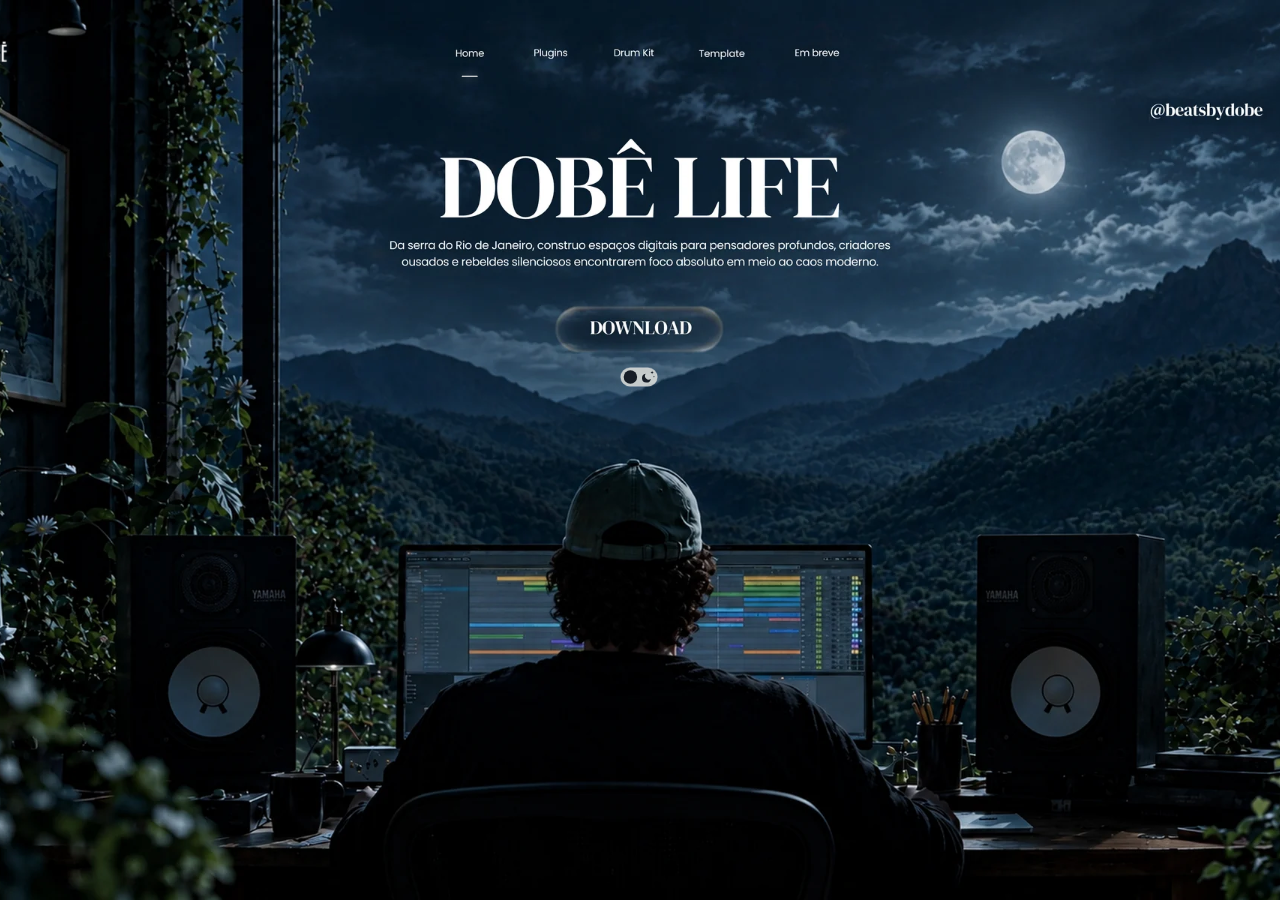
<file: index.html>
<!DOCTYPE html>
<html lang="pt-BR">
<head>
<meta charset="UTF-8" />
<meta name="viewport" content="width=device-width, initial-scale=1.0, viewport-fit=cover" />
<meta name="theme-color" content="#0e1116" />

<title>DOBÊ</title>
<meta name="description" content="Drum kit com 161 samples e 137 presets, e o DOBÊ DRUMS, plugin que monta grooves de Tech House com os seus próprios sons. Feito em Nova Friburgo, RJ." />
<meta name="author" content="DOBÊ (@beatsbydobe)" />
<meta name="robots" content="index, follow" />
<link rel="canonical" href="https://drumkitdobe.store/" />
<link rel="icon" type="image/png" href="assets/dobe-logo.png" />
<link rel="apple-touch-icon" href="assets/dobe-logo.png" />

<!-- Open Graph / Facebook / WhatsApp -->
<meta property="og:type" content="website" />
<meta property="og:site_name" content="DOBÊ" />
<meta property="og:title" content="DOBÊ" />
<meta property="og:description" content="Drum kit com 161 samples e 137 presets, e o plugin DOBÊ DRUMS. Feito em Nova Friburgo, RJ." />
<meta property="og:url" content="https://drumkitdobe.store/" />
<meta property="og:image" content="https://drumkitdobe.store/assets/hero-1920.jpg?v=t6" />
<meta property="og:image:width" content="1920" />
<meta property="og:image:height" content="1200" />
<meta property="og:locale" content="pt_BR" />

<!-- Twitter Card -->
<meta name="twitter:card" content="summary_large_image" />
<meta name="twitter:title" content="DOBÊ" />
<meta name="twitter:description" content="Drum kit com 161 samples e 137 presets, e o plugin DOBÊ DRUMS." />
<meta name="twitter:image" content="https://drumkitdobe.store/assets/hero-1920.jpg?v=t6" />

<link rel="preconnect" href="https://fonts.googleapis.com">
<link rel="preconnect" href="https://fonts.gstatic.com" crossorigin>
<link href="https://fonts.googleapis.com/css2?family=Playfair+Display:ital,wght@0,400;0,500;1,400&family=Poppins:wght@300;400;500&family=JetBrains+Mono:wght@400;500&display=swap" rel="stylesheet">

<!-- dia e noite pelo relógio de Brasília (America/Sao_Paulo), não pelo do visitante:
     05:00–19:59 a capa original; 20:00–04:59 a noturna (assets/hero-noite-*, mesmos
     recortes e os mesmos textos gravados). dobeCapa só troca os arquivos da <picture>. -->
<script>
window.dobeNoite=function(d){
  try{var h=+new Intl.DateTimeFormat('en-GB',{timeZone:'America/Sao_Paulo',hour:'2-digit',hourCycle:'h23'}).format(d||new Date());return h>=20||h<5;}
  catch(e){return false;}
};
window.dobeCapa=function(noite){
  document.documentElement.classList.toggle('noite',noite);
  [].forEach.call(document.querySelectorAll('.hero-base source,.hero-base img'),function(el){
    ['srcset','src'].forEach(function(a){
      var v=el.getAttribute(a);if(!v)return;
      v=v.replace(/assets\/hero-noite-/g,'assets/hero-');
      el.setAttribute(a,noite?v.replace(/assets\/hero-/g,'assets/hero-noite-'):v);
    });
  });
};
if(dobeNoite())document.documentElement.classList.add('noite');
</script>

<!-- a capa certa para cada enquadramento (a mesma regra de v2/app.js e v2/style.css) -->
<link rel="preload" as="image" fetchpriority="high"
      media="(min-width:761px) and (min-aspect-ratio:3/5) and (min-height:501px)"
      imagesrcset="assets/hero-960.webp?v=t6 960w, assets/hero-1280.webp?v=t6 1280w, assets/hero-1920.webp?v=t6 1920w, assets/hero-2560.webp?v=t6 2560w, assets/hero-3840.webp?v=t6 3840w"
      imagesizes="(max-aspect-ratio:8/5) 160vh, 100vw">
<link rel="preload" as="image" fetchpriority="high"
      media="(max-height:500px) and (orientation:landscape) and (pointer:coarse)"
      imagesrcset="assets/hero-ls-1400.webp?v=ls1 1400w, assets/hero-ls-1900.webp?v=ls1 1900w, assets/hero-ls-2600.webp?v=ls1 2600w, assets/hero-ls-3300.webp?v=ls1 3300w"
      imagesizes="100vw">
<link rel="preload" as="image" fetchpriority="high"
      media="(max-width:760px), (max-aspect-ratio:3/5), (max-height:500px)"
      imagesrcset="assets/hero-mb-900.webp?v=t6 900w, assets/hero-mb-1520.webp?v=t6 1520w, assets/hero-mb-3040.webp?v=t6 3040w, assets/hero-mb-4560.webp?v=t6 4560w"
      imagesizes="108vw">

<link rel="stylesheet" href="v2/style.css?v=plug3">
</head>
<body>

<!-- =====================================================================
     HOME — a experiência inteira acontece aqui.
     A capa traz menu, título e DOWNLOAD GRAVADOS nos pixels, por isso não
     recebe texto HTML por cima no desktop: são áreas clicáveis invisíveis,
     em %, dentro do mesmo quadro da imagem (nunca desalinham).
     Plugins e Drum Kit abrem como camadas sobre a Home (#plugins, #drumkit).
     ===================================================================== -->
<main class="home" id="home">

  <div class="stage">
    <!-- .scene = a capa + tudo que precisa ficar colado nela (efeitos, borboletas,
         áreas clicáveis). A capa nunca se move nem escala: fica nítida, pixel a pixel.
         No desktop, v2/app.js carrega por cima o ARQUIVO ORIGINAL (6000x3750, 16:10). -->
    <div class="scene" data-master="assets/hero-dobe-life.png?v=t6">
      <picture class="hero-base">
        <!-- celular DEITADO: a cena limpa (sem os textos gravados), porque neste
             modo o menu, o título e o botão são HTML por cima — nítidos e tocáveis.
             Só telas de toque, para não mudar nada em janela baixa de computador. -->
        <source type="image/webp"
                media="(max-height:500px) and (orientation:landscape) and (pointer:coarse)"
                srcset="assets/hero-ls-1400.webp?v=ls1 1400w, assets/hero-ls-1900.webp?v=ls1 1900w, assets/hero-ls-2600.webp?v=ls1 2600w, assets/hero-ls-3300.webp?v=ls1 3300w"
                sizes="100vw">

        <!-- celular / tela estreita: faixa larga do master (x 12–88%, y 40–100%),
             mesmos pixels, sem tratamento — só enquadramento. Mostra as duas NS-10M,
             a mesa, a tela do Ableton e parte da serra. -->
        <source type="image/webp"
                media="(max-width:760px), (max-aspect-ratio:3/5), (max-height:500px)"
                srcset="assets/hero-mb-900.webp?v=t6 900w, assets/hero-mb-1520.webp?v=t6 1520w, assets/hero-mb-3040.webp?v=t6 3040w, assets/hero-mb-4560.webp?v=t6 4560w"
                sizes="(max-aspect-ratio:3/5) 108vw, (max-height:500px) 100vw, 108vw">
        <source type="image/webp"
                srcset="assets/hero-960.webp?v=t6 960w, assets/hero-1280.webp?v=t6 1280w, assets/hero-1920.webp?v=t6 1920w, assets/hero-2560.webp?v=t6 2560w, assets/hero-3840.webp?v=t6 3840w"
                sizes="(max-aspect-ratio:8/5) 160vh, 100vw">
        <img src="assets/hero-1920.jpg?v=t6"
             srcset="assets/hero-960.jpg?v=t6 960w, assets/hero-1280.jpg?v=t6 1280w, assets/hero-1920.jpg?v=t6 1920w, assets/hero-2560.jpg?v=t6 2560w, assets/hero-3840.jpg?v=t6 3840w"
             sizes="(max-aspect-ratio:8/5) 160vh, 100vw"
             width="6000" height="3750"
             alt="Produtor no estúdio, entre monitores Yamaha NS-10 e plantas, com as montanhas de Nova Friburgo ao fundo"
             fetchpriority="high" decoding="async">
      </picture>
      <script>if(window.dobeNoite&&dobeNoite())dobeCapa(true);</script>

      <!-- entrada: névoa que se dissipa sobre título, subtítulo, botão e localização
           (a arte não é tocada — só uma camada translúcida que some) -->
      <div class="fx" aria-hidden="true">
        <i class="fog fog-title"></i>
        <i class="fog fog-sub"></i>
        <i class="fog fog-dl"></i>
        <i class="fog fog-loc"></i>
        <i class="sheen sheen-dl"></i>
      </div>

      <!-- borboletas: camada independente, criada em v2/app.js -->
      <div class="flight" aria-hidden="true"></div>

      <!-- áreas clicáveis sobre o menu e o DOWNLOAD pintados na arte (desktop).
           Em janelas mais baixas que o F11 (proporção >= 1.9) o recorte desce, o menu
           pintado sai do topo e os rótulos .hs-label passam a ser o menu visível. -->
      <nav class="hotspots" aria-label="Menu">
        <span class="nav-cap" aria-hidden="true"></span>
        <span class="nav-ind" aria-hidden="true"></span>
        <a class="hotspot hs-nav hs-home"          href="#home"    aria-label="Home"><span class="hs-label" aria-hidden="true">Home</span></a>
        <a class="hotspot hs-nav hs-plugins"       href="#plugins" aria-label="Plugins"><span class="hs-label" aria-hidden="true">Plugins</span></a>
        <a class="hotspot hs-nav hs-kit"           href="#drumkit" aria-label="Drum Kit"><span class="hs-label" aria-hidden="true">Drum Kit</span></a>
        <button class="hotspot hs-nav hs-template" type="button" data-soon="Template em breve" aria-label="Template (em breve)"><span class="hs-label" aria-hidden="true">Template</span></button>
        <button class="hotspot hs-nav hs-breve"    type="button" data-soon="Novidades em breve" aria-label="Em breve"><span class="hs-label" aria-hidden="true">Em breve</span></button>
        <a class="hotspot hs-download" href="#drumkit" aria-label="Abrir o Drum Kit" data-glow></a>
        <!-- logo (arquivo original, sem alteração) e Instagram sobre o @beatsbydobe pintado -->
        <a class="hs-logo" href="#home" aria-label="DOBÊ"><img src="assets/dobe-logo.png" width="500" height="500" alt=""></a>
        <a class="hs-insta" href="https://www.instagram.com/beatsbydobe/" target="_blank" rel="noopener noreferrer" aria-label="Instagram @beatsbydobe"></a>
      </nav>

      <!-- dia / noite: logo abaixo do DOWNLOAD pintado (desktop) -->
      <button class="dn dn-scene" type="button" role="switch" aria-checked="false" aria-label="Modo noturno" title="Dia / noite" data-daynight>
        <svg viewBox="0 0 100 52" aria-hidden="true">
          <rect class="dn-track" x="1" y="1" width="98" height="50" rx="25"/>
          <g class="dn-sun"><circle cx="27" cy="26" r="6.5"/><path d="M27 11.5v4M27 36.5v4M12.5 26h4M37.5 26h4M16.7 15.7l2.9 2.9M34.4 33.4l2.9 2.9M16.7 36.3l2.9-2.9M34.4 18.6l2.9-2.9"/></g>
          <g class="dn-moon"><path d="M67.86 17.19A12 12 0 1 0 81.81 31.14A10 10 0 0 1 67.86 17.19Z"/><path d="M85 9.5Q85 14 89.5 14Q85 14 85 18.5Q85 14 80.5 14Q85 14 85 9.5Z"/><path d="M90 22.5Q90 25 92.5 25Q90 25 90 27.5Q90 25 87.5 25Q90 25 90 22.5Z"/></g>
          <circle class="dn-knob" cx="73" cy="26" r="18"/>
        </svg>
      </button>
    </div>
  </div>

  <!-- abertura cinematográfica: duas faixas que se recolhem na entrada e somem -->
  <div class="letterbox" aria-hidden="true"><i></i><i></i></div>

  <!-- celular: o texto gravado sai de enquadramento e entra texto real.
       No desktop fica só para leitores de tela e buscadores. -->
  <div class="home-top">
    <a class="home-logo" href="#home" aria-label="DOBÊ"><img src="assets/dobe-logo.png?v=green4" width="500" height="500" alt=""></a>
    <a class="home-handle" href="https://www.instagram.com/beatsbydobe/" target="_blank" rel="noopener noreferrer">@beatsbydobe</a>
  </div>

  <div class="home-copy">
    <!-- no celular a marca entra como imagem (a mesma logo do projeto) e o texto
         continua no h1 para busca e leitor de tela -->
    <h1><span class="h1-text">DOBÊ LIFE</span><img class="brand-mark" src="assets/dobe-logo.png?v=green4" width="500" height="500" alt="DOBÊ"></h1>
    <p class="home-intro">Da serra do Rio de Janeiro, construo espaços digitais para pensadores profundos, criadores ousados e rebeldes silenciosos encontrarem foco absoluto em meio ao caos moderno.</p>
    <nav class="home-menu" aria-label="Menu">
      <a href="#plugins">Plugins <i aria-hidden="true">→</i></a>
      <a href="#drumkit">Drum Kit <i aria-hidden="true">→</i></a>
      <p class="home-soon" aria-disabled="true">Templates <i>em breve</i></p>
      <a href="https://wa.me/5522996113251" target="_blank" rel="noopener noreferrer">Suporte <i aria-hidden="true">→</i></a>
    </nav>

    <a class="home-cta" href="#drumkit" aria-label="Abrir o Drum Kit">DOWNLOAD</a>
    <!-- dia / noite abaixo do DOWNLOAD (celular deitado) -->
    <button class="dn dn-cta" type="button" role="switch" aria-checked="false" aria-label="Modo noturno" title="Dia / noite" data-daynight>
      <svg viewBox="0 0 100 52" aria-hidden="true">
        <rect class="dn-track" x="1" y="1" width="98" height="50" rx="25"/>
        <g class="dn-sun"><circle cx="27" cy="26" r="6.5"/><path d="M27 11.5v4M27 36.5v4M12.5 26h4M37.5 26h4M16.7 15.7l2.9 2.9M34.4 33.4l2.9 2.9M16.7 36.3l2.9-2.9M34.4 18.6l2.9-2.9"/></g>
        <g class="dn-moon"><path d="M67.86 17.19A12 12 0 1 0 81.81 31.14A10 10 0 0 1 67.86 17.19Z"/><path d="M85 9.5Q85 14 89.5 14Q85 14 85 18.5Q85 14 80.5 14Q85 14 85 9.5Z"/><path d="M90 22.5Q90 25 92.5 25Q90 25 90 27.5Q90 25 87.5 25Q90 25 90 22.5Z"/></g>
        <circle class="dn-knob" cx="73" cy="26" r="18"/>
      </svg>
    </button>

    <div class="home-social">
      <a href="https://wa.me/5522996113251" target="_blank" rel="noopener noreferrer" aria-label="Falar no WhatsApp">
        <svg viewBox="0 0 24 24" fill="none" stroke="currentColor" stroke-width="1.5" stroke-linecap="round" stroke-linejoin="round" aria-hidden="true">
          <path d="M20.5 11.6a8.5 8.5 0 0 1-12.4 7.5L3.5 20.5l1.4-4.7a8.5 8.5 0 1 1 15.6-4.2z"/>
          <path d="M9 9.3c.2-.5.4-.6.7-.6h.5c.2 0 .4.1.5.4l.6 1.4c.1.2.1.4 0 .5l-.4.6c-.1.1-.1.3 0 .5.5.8 1.2 1.5 2 1.9.2.1.3.1.5 0l.5-.5c.1-.1.3-.2.5-.1l1.4.6c.2.1.3.3.3.5v.5c0 .4-.2.6-.6.8-.4.2-1 .2-1.5.1-2.4-.7-4.3-2.6-5-5-.1-.6-.1-1.1.1-1.6z"/>
        </svg>
      </a>
      <a href="https://www.instagram.com/beatsbydobe/" target="_blank" rel="noopener noreferrer" aria-label="Instagram @beatsbydobe">
        <svg viewBox="0 0 24 24" fill="none" stroke="currentColor" stroke-width="1.5" stroke-linecap="round" aria-hidden="true">
          <rect x="3.6" y="3.6" width="16.8" height="16.8" rx="5"/>
          <circle cx="12" cy="12" r="4"/>
          <circle cx="17.1" cy="6.9" r="1.05" fill="currentColor" stroke="none"/>
        </svg>
      </a>
    </div>
  </div>

</main>

<p class="whisper" id="whisper" role="status" aria-live="polite"></p>

<!-- Celular em pé: a experiência foi desenhada para a tela deitada, então o
     site convida a girar. Sempre com saída para quem não pode girar (rotação
     travada no aparelho, navegador dentro de outro aplicativo). -->
<div class="turn" id="turn">
  <div class="turn-in">
    <span class="turn-mark"><img src="assets/dobe-logo.png?v=t6" width="500" height="500" alt="DOBÊ"></span>
    <span class="turn-phone" aria-hidden="true"><i></i></span>
    <p class="turn-title">Vire o celular</p>
    <p class="turn-sub">A experiência foi feita para a tela deitada.</p>
    <button class="turn-skip" type="button">ver assim mesmo</button>
  </div>
</div>


<!-- =====================================================================
     CAMADA DE CONTEÚDO — Plugins e Drum Kit abrem aqui, sobre a Home.
     Estrutura compartilhada: .view > .view-head + .product (mídia + info).
     Para editar produto: troque os textos dentro do <article class="product">.
     ===================================================================== -->
<div class="layer" id="layer" role="dialog" aria-modal="true" aria-labelledby="title-plugins" hidden>
  <div class="veil" aria-hidden="true"></div>
  <i class="layer-progress" aria-hidden="true"></i>

  <div class="layer-scroll">
    <div class="layer-bar">
      <a class="layer-brand" href="#home" aria-label="DOBÊ, voltar para a Home"><img src="assets/dobe-logo.png" width="500" height="500" alt=""></a>
      <nav class="layer-tabs" aria-label="Produtos">
        <a href="#plugins">Plugins</a>
        <a href="#drumkit">Drum Kit</a>
        <span class="tab-ind" aria-hidden="true"></span>
      </nav>
      <button class="close magnetic" type="button" data-glow data-close aria-label="Fechar e voltar para a Home">
        <span>Fechar</span>
        <svg width="14" height="14" viewBox="0 0 14 14" aria-hidden="true"><path d="M1 1l12 12M13 1L1 13" stroke="currentColor" stroke-width="1.4"/></svg>
      </button>
    </div>

    <!-- ========================== PLUGINS ========================== -->
    <section class="view" data-view="plugins" tabindex="-1" hidden>
      <header class="view-head">
        <h2 class="view-title" id="title-plugins"><span class="line"><span>Plugins</span></span></h2>
        <p class="view-lede">Ferramentas que eu criei para o meu próprio jeito de produzir.</p>
      </header>

      <!-- PLUGIN 01: para adicionar outro plugin, copie este <article> inteiro -->
      <article class="product">
        <div class="product-media card" data-tilt data-glow>
          <img src="assets/dobe-drums-plugin.jpg" width="700" height="382" loading="lazy" decoding="async"
               alt="Caixa e interface do plugin DOBÊ DRUMS">
        </div>
        <div class="product-info">
          <p class="product-tag">VST3 e Standalone para Windows</p>
          <h3 class="product-name">DOBÊ DRUMS</h3>
          <p class="product-desc">
            Monta grooves de Tech House com os seus próprios samples. Você aperta <b>Generate</b>
            e ele escreve quatro compassos de kick, clap, hi-hats, percussão e shaker, já no tempo
            do projeto. Trava o que gostou, gera o resto de novo e arrasta para a DAW em WAV ou MIDI.
          </p>
          <p class="product-note">Não vem com sons. Ele usa a biblioteca que você já tem.
            O Standalone gera e arrasta os grooves; para ouvir tocando, use o plugin na DAW.</p>

          <dl class="specs">
            <div><dt>Formato</dt><dd>VST3 e Standalone</dd></div>
            <div><dt>Sistema</dt><dd>Só Windows 10 e 11, 64-bit</dd></div>
            <div><dt>DAWs</dt><dd>Testado no Ableton Live 12</dd></div>
            <div><dt>Samples</dt><dd>WAV, AIFF, FLAC, MP3 e OGG</dd></div>
            <div><dt>Updates</dt><dd>Todas as versões 1.x, grátis</dd></div>
            <div><dt>Versão</dt><dd>1.0.4, funciona sem internet</dd></div>
          </dl>

          <div class="buy">
            <p class="price"><span class="price-was"><s>R$ 200,00</s> Oferta</span>R$ 100,00<small>Download pela Hotmart e chave de licença por e-mail ou WhatsApp</small></p>
            <a class="pill magnetic" data-glow href="https://pay.hotmart.com/O107645887S" target="_blank" rel="noopener noreferrer">Comprar</a>
          </div>
          <p class="pay-note">Pagamento pela Hotmart com cartão, PayPal ou Pix.</p>
        </div>
      </article>

      <!-- PLUGIN 02: DOBÊ MIX -->
      <article class="product">
        <div class="product-media card" data-tilt data-glow>
          <img src="assets/dobe-mix-plugin.jpg" width="700" height="382" loading="lazy" decoding="async"
               alt="Interface do plugin DOBÊ MIX analisando uma mix: forma de onda, espectro, loudness e pontos para revisar">
        </div>
        <div class="product-info">
          <p class="product-tag">VST3 para Windows</p>
          <h3 class="product-name">DOBÊ MIX</h3>
          <p class="product-desc">
            Assistente de mixagem. Você coloca no master ou em qualquer faixa e ele mede loudness (LUFS),
            true peak, espectro e estéreo enquanto a música toca. Aponta o que revisar primeiro, guarda as
            versões da mix para comparar e compara com as referências que você importar.
          </p>
          <p class="product-note">Não mexe no seu áudio: só mede e aconselha. As medições são grátis;
            assistente, histórico e referências vêm com a licença.</p>

          <dl class="specs">
            <div><dt>Formato</dt><dd>VST3</dd></div>
            <div><dt>Sistema</dt><dd>Só Windows 10 e 11, 64-bit</dd></div>
            <div><dt>DAWs</dt><dd>Testado no Ableton Live 12</dd></div>
            <div><dt>Medição</dt><dd>LUFS e LRA (EBU R128), true peak</dd></div>
            <div><dt>Updates</dt><dd>Todas as versões 1.x, grátis</dd></div>
            <div><dt>Versão</dt><dd>1.0.0, funciona sem internet</dd></div>
          </dl>

          <div class="buy">
            <p class="price">R$ 80,00<small>Download pela Hotmart e chave de licença por e-mail ou WhatsApp</small></p>
            <a class="pill magnetic" data-glow href="https://pay.hotmart.com/N108338489T" target="_blank" rel="noopener noreferrer">Comprar</a>
          </div>
          <p class="pay-note">Pagamento pela Hotmart com cartão, PayPal ou Pix.</p>
        </div>
      </article>
    </section>

    <!-- ========================== DRUM KIT ========================== -->
    <section class="view" data-view="drumkit" tabindex="-1" hidden>
      <header class="view-head">
        <h2 class="view-title" id="title-drumkit"><span class="line"><span>Drum Kit</span></span></h2>
        <p class="view-lede">Clique em qualquer som da lista para ouvir antes de comprar.</p>
      </header>

      <article class="product">
        <!-- navegador dos samples: preenchido por v2/app.js a partir de v2/packfiles.js -->
        <div class="product-media">
          <div class="browser" data-glow>
            <div class="browser-bar">
              <div class="chips" id="chips"></div>
              <div class="browser-count" id="trackCount"></div>
            </div>
            <div class="tracks" id="tracks"></div>
          </div>
        </div>

        <div class="product-info">
          <p class="product-tag">Samples e presets</p>
          <h3 class="product-name">Drum Kit DOBÊ</h3>
          <p class="product-desc">
            São 161 samples separados em kicks, claps, hi-hats, snares, loops, FX e bônus.
            A compra também traz 137 presets para Diva e Serum.
          </p>

          <dl class="specs">
            <div><dt>Samples</dt><dd>161 arquivos em WAV, AIF e MP3</dd></div>
            <div><dt>Presets</dt><dd>34 para Diva e 103 para Serum</dd></div>
            <div><dt>Licença</dt><dd>Pode usar em músicas lançadas, sem pagar royalties</dd></div>
            <div><dt>Entrega</dt><dd>Liberado assim que o pagamento é confirmado</dd></div>
          </dl>

          <div class="buy">
            <p class="price">R$49,90<small>Pagamento único</small></p>
            <a class="pill magnetic" data-glow href="https://pay.hotmart.com/W105776770N" target="_blank" rel="noopener noreferrer" id="dlBtn">Comprar</a>
          </div>
          <p class="pay-note">Pagamento pela Hotmart com cartão, PayPal ou Pix. Aceita cartão internacional.</p>
        </div>
      </article>
    </section>
  </div>
</div>

<script src="v2/packfiles.js?v=green4"></script>
<script src="v2/app.js?v=plug3"></script>
</body>
</html>
</file>
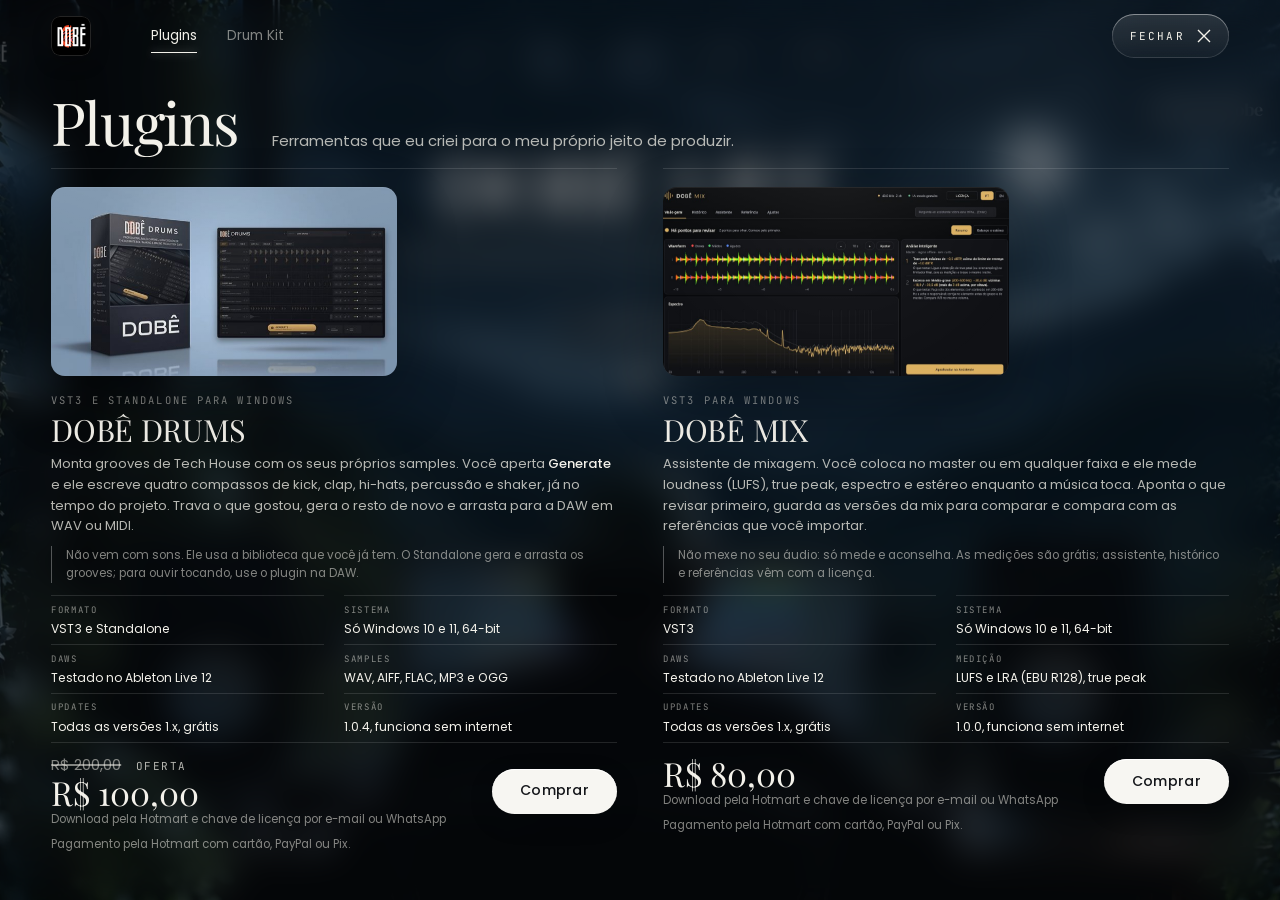
<file: plugin/index.html>
<!DOCTYPE html>
<html lang="pt-BR">
<head>
<meta charset="UTF-8" />
<title>DOBÊ</title>
<!-- O plugin agora abre dentro da Home. Este endereço só redireciona,
     para que links antigos para /plugin/ continuem funcionando. -->
<meta name="robots" content="noindex" />
<link rel="canonical" href="https://drumkitdobe.store/#plugins" />
<meta http-equiv="refresh" content="0; url=/#plugins" />
<script>location.replace('/#plugins');</script>
</head>
<body style="background:#0e1116;color:#f3f1ea;font-family:system-ui,sans-serif">
<p style="padding:24px"><a href="/#plugins" style="color:inherit">DOBÊ DRUMS →</a></p>
</body>
</html>
</file>
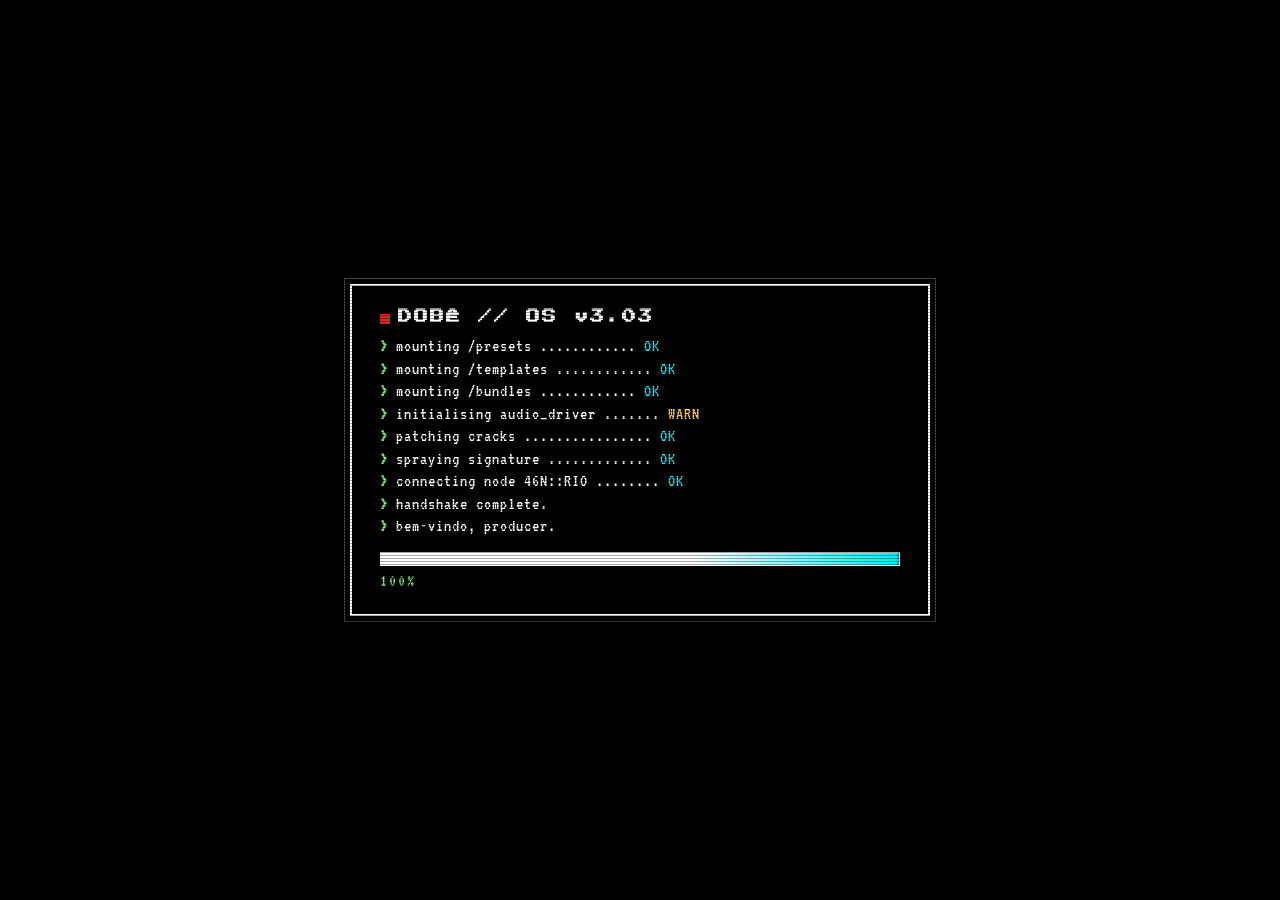
<file: SITE FINAL DRUM KIT HOTMART.html>
<!DOCTYPE html>
<html lang="pt-BR">
<head>
<meta charset="UTF-8" />
<meta name="viewport" content="width=device-width, initial-scale=1.0" />
<title>DOBÊ // OS v3.03</title>
<link rel="preconnect" href="https://fonts.googleapis.com">
<link rel="preconnect" href="https://fonts.gstatic.com" crossorigin>
<link href="https://fonts.googleapis.com/css2?family=Press+Start+2P&family=VT323&family=JetBrains+Mono:wght@400;500;700&family=Bungee&display=swap" rel="stylesheet">
<link rel="stylesheet" type="text/css" href="https://static.hotmart.com/css/hotmart-fb.min.css">
<script type="text/javascript">
  var s=document.createElement('script');
  s.src='https://static.hotmart.com/checkout/widget.min.js';
  document.head.appendChild(s);
</script>
<style>
/* =========================================================
   DOBÊ // OS  v3.03 — Y2K underground producer desktop
   ========================================================= */

:root{
  --bg-deep:#070d1c;
  --bg-mid:#0e1a36;
  --chrome-1:#e8e8ee;
  --chrome-2:#c0c4cc;
  --chrome-3:#8a8f99;
  --window-bg:#ece9d8;        /* XP beige */
  --window-bg-2:#d6d3c4;
  --window-border-light:#ffffff;
  --window-border-dark:#5a5e68;
  --title-bar-1:#0b3fd1;       /* XP blue */
  --title-bar-2:#0750a8;
  --title-bar-3:#04305c;
  --start-green-1:#3ab048;
  --start-green-2:#287d2e;
  --red:#d92525;
  --red-deep:#a01818;
  --paper:#f4f1e6;
  --ink:#0a0a0a;
  --cyan:#00f0ff;
  --cyan-soft:rgba(0,240,255,.35);
  --xp-blue:#3a6fbb;
  --xp-blue-deep:#0850a0;
  --gold:#f5c43a;
}

*,*::before,*::after{box-sizing:border-box;margin:0;padding:0}
html,body{height:100%;width:100%;overflow:hidden;background:var(--bg-deep);color:#e8e8ee;font-family:'JetBrains Mono',monospace;}

/* Custom pixel cursor — arrow */
body{
  cursor:url("data:image/svg+xml;utf8,<svg xmlns='http://www.w3.org/2000/svg' width='28' height='28' viewBox='0 0 28 28'><path d='M4 2 L4 22 L9 17 L12 24 L16 22 L13 15 L20 15 Z' fill='white' stroke='black' stroke-width='1.5' stroke-linejoin='miter'/></svg>") 4 2, auto;
}
button,a,.clickable,[data-section],.di,.file-row,.start-menu li{
  cursor:url("data:image/svg+xml;utf8,<svg xmlns='http://www.w3.org/2000/svg' width='32' height='32' viewBox='0 0 32 32'><path d='M11 2 L11 18 L13 16 L13 22 L16 22 L16 16 L20 20 L24 16 L18 12 L22 12 L22 2 Z' fill='white' stroke='black' stroke-width='1.5' stroke-linejoin='miter'/></svg>") 13 2, pointer;
}

/* ----------------------- DESKTOP BACKDROP ----------------------- */
#desktop{
  position:fixed;inset:0;
  background:
    radial-gradient(ellipse at 22% 12%, rgba(0,80,200,.20), transparent 55%),
    radial-gradient(ellipse at 80% 90%, rgba(217,37,37,.10), transparent 50%),
    linear-gradient(160deg, #14254f 0%, var(--bg-mid) 45%, var(--bg-deep) 80%, #050816 100%);
  perspective:1600px;
  perspective-origin:50% 45%;
  overflow:hidden;
  isolation:isolate;
}

/* Stars */
.stars{
  position:absolute;inset:0;z-index:0;opacity:.7;
  background-image:
    radial-gradient(1px 1px at 12% 18%, #fff, transparent),
    radial-gradient(1px 1px at 33% 78%, #cfd, transparent),
    radial-gradient(1.5px 1.5px at 67% 22%, #fff, transparent),
    radial-gradient(1px 1px at 88% 64%, #f8f, transparent),
    radial-gradient(1px 1px at 47% 41%, #ffd, transparent),
    radial-gradient(1px 1px at 7% 85%, #cff, transparent),
    radial-gradient(1.5px 1.5px at 78% 8%, #fff, transparent),
    radial-gradient(1px 1px at 95% 35%, #fff, transparent),
    radial-gradient(1px 1px at 60% 60%, #fff, transparent),
    radial-gradient(1px 1px at 25% 50%, #fff, transparent);
  animation:twinkle 3.5s ease-in-out infinite;
}
@keyframes twinkle{50%{opacity:.4}}

/* Animated grid floor */
.grid-floor{
  position:absolute;left:50%;top:58%;
  width:300vw;height:200vh;
  transform:translate(-50%,0) rotateX(72deg);
  transform-origin:50% 0;
  background-image:
    linear-gradient(rgba(0,200,255,.28) 1px, transparent 1px),
    linear-gradient(90deg, rgba(0,200,255,.28) 1px, transparent 1px);
  background-size:80px 80px;
  mask-image:linear-gradient(to bottom, black, transparent 75%);
  -webkit-mask-image:linear-gradient(to bottom, black, transparent 75%);
  animation:gridScroll 10s linear infinite;
  z-index:0;
}
@keyframes gridScroll{to{background-position:0 80px,80px 0}}

.grid-glow{
  position:absolute;left:0;right:0;top:54%;height:6px;z-index:1;pointer-events:none;
  background:linear-gradient(90deg, transparent, rgba(0,240,255,.7) 30%, rgba(217,37,37,.5) 50%, rgba(0,240,255,.7) 70%, transparent);
  filter:blur(4px);
  box-shadow:0 0 30px rgba(0,240,255,.5);
}

/* Distant pixel landscape silhouette */
.horizon{
  position:absolute;left:0;right:0;bottom:42%;height:140px;z-index:1;pointer-events:none;
  background:linear-gradient(to top, #0e1a36, transparent);
  -webkit-mask-image:linear-gradient(to bottom, transparent, black 30%, black);
          mask-image:linear-gradient(to bottom, transparent, black 30%, black);
}
.horizon::before{
  content:"";position:absolute;left:0;right:0;bottom:0;height:60px;
  background:
    conic-gradient(from 220deg at 8% 100%, #1a2960 0 70deg, transparent 70deg 360deg),
    conic-gradient(from 200deg at 22% 100%, #131e44 0 60deg, transparent 60deg 360deg),
    conic-gradient(from 230deg at 38% 100%, #1a2960 0 80deg, transparent 80deg 360deg),
    conic-gradient(from 210deg at 56% 100%, #0f1a3c 0 70deg, transparent 70deg 360deg),
    conic-gradient(from 230deg at 72% 100%, #1a2960 0 90deg, transparent 90deg 360deg),
    conic-gradient(from 210deg at 88% 100%, #131e44 0 65deg, transparent 65deg 360deg);
  filter:blur(.5px);opacity:.85;
}

#particles{
  position:absolute;inset:0;width:100%;height:100%;
  z-index:2;pointer-events:none;mix-blend-mode:screen;opacity:.85;
}
#cursor-trail{
  position:fixed;inset:0;width:100%;height:100%;
  z-index:998;pointer-events:none;
}

/* ----------------------- 3D FLOATING SCENE ----------------------- */
.scene-3d{position:absolute;inset:0;transform-style:preserve-3d;z-index:3;}
.scene-3d .float-item{pointer-events:auto;}

.float-item{
  position:absolute;transform-style:preserve-3d;will-change:transform;
}
/* 4 corner folders + featured pack center-low */
.float-item.f1{top:14%;left:6%;   --d:0s;    --r:-10deg; --tz:-100px;}
.float-item.f2{top:14%;right:6%;  --d:-2.4s; --r:12deg;  --tz:-80px;}
.float-item.f3{top:62%;left:7%;   --d:-1.1s; --r:8deg;   --tz:-60px;}
.float-item.f4{top:62%;right:6%;  --d:-3.3s; --r:-9deg;  --tz:-120px;}

.float-item .inner{
  animation:bob 6.5s ease-in-out infinite;
  animation-delay:var(--d);
  transform-style:preserve-3d;
  transition:filter .3s;
}
@keyframes bob{
  0%,100%{transform:translateY(0) rotateZ(var(--r)) translateZ(var(--tz)) rotateY(0)}
  50%{transform:translateY(-22px) rotateZ(calc(var(--r) - 4deg)) translateZ(var(--tz)) rotateY(-12deg)}
}

/* ----- 3D FOLDER ----- */
.folder-3d{
  --w:170px; --h:128px;
  width:var(--w);height:var(--h);
  position:relative;transform-style:preserve-3d;
  filter:drop-shadow(0 30px 30px rgba(0,0,0,.55));
  transition:transform .4s cubic-bezier(.2,.7,.3,1.3);
}
.folder-3d:hover{transform:translateZ(40px) scale(1.06);}
.folder-3d:hover .face{filter:brightness(1.18) saturate(1.1);}

.folder-3d .face{
  position:absolute;inset:0;
  background:linear-gradient(160deg,#ffe88a 0%,#f5c43a 35%,#d9a522 100%);
  border:2px solid #2a1a00;
  box-shadow:
    inset 0 -10px 0 rgba(0,0,0,.18),
    inset 4px 4px 0 rgba(255,255,255,.35);
  transition:filter .3s;
}
.folder-3d .tab{
  position:absolute;left:0;top:-14px;width:42%;height:18px;
  background:linear-gradient(160deg,#ffe88a,#f5c43a);
  border:2px solid #2a1a00;border-bottom:none;
  border-radius:6px 10px 0 0;
}
.folder-3d .side{
  position:absolute;top:0;right:-16px;width:16px;height:100%;
  background:linear-gradient(90deg,#9a7715,#5a4309);
  transform:rotateY(-90deg);transform-origin:left center;
  border:2px solid #2a1a00;
}
.folder-3d .bottom{
  position:absolute;left:0;bottom:-16px;width:100%;height:16px;
  background:linear-gradient(180deg,#9a7715,#3d2c06);
  transform:rotateX(-90deg);transform-origin:top center;
  border:2px solid #2a1a00;
}
.folder-3d .label{
  position:absolute;left:8px;top:20px;right:8px;
  font-family:'Press Start 2P',monospace;
  font-size:8px;color:#1a0d00;line-height:1.5;letter-spacing:.4px;
  text-align:center;
}
.folder-3d .label small{
  display:block;margin-top:8px;font-family:'VT323',monospace;font-size:14px;font-weight:400;letter-spacing:1px;opacity:.75;
}
.folder-3d .icon-row{
  position:absolute;left:10px;right:10px;bottom:10px;
  display:flex;gap:4px;
}
.folder-3d .icon-row span{
  width:10px;height:10px;background:#2a1a00;
  box-shadow:inset 1px 1px 0 rgba(255,255,255,.3);
}

/* ===================== HERO STICKER (now real photo) ===================== */
.sticker-stage{
  position:absolute;left:50%;top:34%;
  transform:translate(-50%,-50%);
  width:min(580px, 78vw);
  z-index:6;
  perspective:1400px;
  pointer-events:none;
}
.sticker-photo{
  position:relative;width:100%;
  pointer-events:auto;
  transform-style:preserve-3d;
  transform:rotateZ(-2deg) rotateX(6deg) rotateY(-3deg);
  transition:transform .15s ease-out;
  filter:
    drop-shadow(0 30px 50px rgba(0,0,0,.65))
    drop-shadow(0 6px 0 rgba(0,0,0,.25));
  overflow:hidden;
}
.sticker-photo::after{
  /* glossy reflection sheen across the photo */
  content:"";position:absolute;inset:0;pointer-events:none;
  background:linear-gradient(115deg, transparent 35%, rgba(255,255,255,.18) 50%, transparent 65%);
  mix-blend-mode:screen;
  animation:sheen 7s ease-in-out infinite;
}
@keyframes sheen{
  0%{transform:translateX(-110%)}
  60%{transform:translateX(110%)}
  100%{transform:translateX(110%)}
}
.sticker-photo img{
  display:block;width:100%;height:auto;
  image-rendering:auto;
  filter:contrast(1.05) saturate(1.05);
}

/* Y2K UI frame around the sticker */
.sticker-frame{
  position:absolute;inset:-22px;
  pointer-events:none;
  z-index:1;
}
.sticker-frame .corner{
  position:absolute;width:28px;height:28px;
  border:2px solid var(--cyan);
  filter:drop-shadow(0 0 6px rgba(0,240,255,.7));
}
.sticker-frame .corner.tl{top:0;left:0;border-right:none;border-bottom:none;}
.sticker-frame .corner.tr{top:0;right:0;border-left:none;border-bottom:none;}
.sticker-frame .corner.bl{bottom:0;left:0;border-right:none;border-top:none;}
.sticker-frame .corner.br{bottom:0;right:0;border-left:none;border-top:none;}
.sticker-frame .meta{
  position:absolute;top:-26px;left:0;
  font-family:'Press Start 2P',monospace;font-size:8px;color:var(--cyan);
  letter-spacing:2px;text-shadow:0 0 6px rgba(0,240,255,.6);
}
.sticker-frame .meta-r{
  position:absolute;top:-26px;right:0;
  font-family:'Press Start 2P',monospace;font-size:8px;color:#fff;
  letter-spacing:2px;
}
.sticker-frame .scan{
  position:absolute;left:0;right:0;height:2px;
  background:linear-gradient(90deg, transparent, var(--cyan), transparent);
  filter:blur(.5px);
  animation:scan 4s linear infinite;
  opacity:.55;
}
@keyframes scan{
  0%{top:0%}50%{top:100%}100%{top:0%}
}

/* ============== FEATURED PACK — FLOPPY DISK =============== */
.pack-feature{
  position:absolute;left:50%;
  bottom:64px;
  transform:translateX(-50%);
  z-index:7;
  display:flex;flex-direction:column;align-items:center;gap:10px;
  cursor:url("data:image/svg+xml;utf8,<svg xmlns='http://www.w3.org/2000/svg' width='32' height='32' viewBox='0 0 32 32'><path d='M11 2 L11 18 L13 16 L13 22 L16 22 L16 16 L20 20 L24 16 L18 12 L22 12 L22 2 Z' fill='white' stroke='black' stroke-width='1.5' stroke-linejoin='miter'/></svg>") 13 2, pointer;
}
.pack-feature .featured-label{
  font-family:'Press Start 2P',monospace;
  font-size:10px;
  color:var(--cyan);letter-spacing:3px;
  text-shadow:0 0 8px rgba(0,240,255,.7), 1px 1px 0 #000;
  animation:featBlink 2.4s ease-in-out infinite;
}
@keyframes featBlink{50%{opacity:.55}}

.floppy-3d{
  position:relative;
  animation:floppyFloat 4s ease-in-out infinite;
  filter:
    drop-shadow(0 0 18px rgba(0,240,255,.5))
    drop-shadow(0 0 30px rgba(217,37,37,.18))
    drop-shadow(0 14px 18px rgba(0,0,0,.55));
  transition:transform .35s cubic-bezier(.2,.8,.3,1.4);
}
.pack-feature:hover .floppy-3d{transform:scale(1.08) rotate(-2deg);}
@keyframes floppyFloat{
  0%,100%{transform:translateY(0) rotate(-3deg);}
  50%{transform:translateY(-6px) rotate(-1deg);}
}

.floppy-body{
  position:relative;width:106px;height:106px;
  background:
    linear-gradient(155deg, #1f1f28 0%, #14141a 60%, #0a0a0e 100%);
  border:2px solid #000;
  border-radius:3px 3px 6px 6px;
  box-shadow:
    inset 0 1px 0 rgba(255,255,255,.15),
    inset 0 -3px 0 rgba(0,0,0,.4),
    inset 2px 0 0 rgba(255,255,255,.05),
    inset -2px 0 0 rgba(0,0,0,.3);
}
/* metal shutter at the top */
.floppy-body .shutter{
  position:absolute;top:0;left:18%;width:64%;height:30%;
  background:
    linear-gradient(180deg,
      #d4d4dc 0%,
      #f0f0f5 18%,
      #aeaeb8 50%,
      #8a8a94 80%,
      #5a5a64 100%);
  border:1px solid #1a1a22;
  border-top:none;
  border-radius:0 0 2px 2px;
  box-shadow:
    inset 0 1px 0 rgba(255,255,255,.6),
    inset 0 -1px 0 rgba(0,0,0,.3);
}
.floppy-body .shutter-slit{
  position:absolute;top:18%;left:30%;width:40%;height:42%;
  background:linear-gradient(180deg, #050507 0%, #0a0a10 100%);
  border:1px solid #000;
  border-radius:1px;
  box-shadow:inset 0 1px 1px rgba(0,0,0,.7);
}
.floppy-body .shutter-notch{
  position:absolute;top:5%;left:8%;width:8%;height:60%;
  background:linear-gradient(180deg,#5a5a64,#2a2a32);
  border:1px solid #000;
}
/* paper label */
.floppy-body .floppy-label{
  position:absolute;
  left:8%;right:8%;
  top:38%;bottom:6%;
  background:linear-gradient(180deg, #f4f1e6 0%, #ebe6d2 100%);
  border:1px solid #5a4d2a;
  box-shadow:
    inset 0 1px 0 rgba(255,255,255,.6),
    inset 0 -1px 0 rgba(0,0,0,.15),
    0 1px 0 rgba(0,0,0,.3);
  overflow:hidden;
  display:flex;flex-direction:column;
}
.floppy-body .lbl-band{
  height:30%;
  background:linear-gradient(180deg, #d92525 0%, #a01818 100%);
  border-bottom:1px solid #5a0000;
  box-shadow:inset 0 1px 0 rgba(255,255,255,.2);
}
.floppy-body .lbl-text{
  flex:1;
  display:flex;flex-direction:column;align-items:center;justify-content:center;
  font-family:'JetBrains Mono',monospace;
  line-height:1;
  padding:2px 0;
}
.floppy-body .lbl-text b{
  font-family:'Bungee','Press Start 2P',monospace;
  font-size:11px;
  letter-spacing:.5px;
  color:#0a0a0a;
  text-shadow:1px 1px 0 rgba(217,37,37,.25);
}
.floppy-body .lbl-text span{
  font-family:'JetBrains Mono',monospace;
  font-size:8px;
  font-weight:700;
  color:#a01818;
  letter-spacing:1px;
  margin-top:3px;
}
.floppy-body .lbl-lines{
  position:absolute;left:6px;right:6px;bottom:4px;
  display:flex;flex-direction:column;gap:1px;
}
.floppy-body .lbl-lines i{
  display:block;height:1px;background:#a89a6e;opacity:.5;
}
.floppy-body .lbl-lines i:nth-child(2){width:80%;}
.floppy-body .lbl-lines i:nth-child(3){width:60%;}
/* write-protect notch (small cut on bottom right) */
.floppy-body .floppy-protect{
  position:absolute;bottom:-2px;right:6px;width:8px;height:6px;
  background:#070d1c;
  border:1px solid #000;
  border-radius:0 0 2px 2px;
}

.pack-sub{
  font-family:'VT323',monospace;
  color:#fff;
  font-size:15px;letter-spacing:2px;
  text-shadow:1px 1px 0 #000, 0 0 8px rgba(0,240,255,.5);
}
.pack-sub b{color:var(--cyan);font-weight:400;}

/* ----------------------- WINDOWS (XP-styled) ----------------------- */
.win{
  position:absolute;
  background:var(--window-bg);
  border:1px solid #002a8c;
  box-shadow:
    inset 0 0 0 1px #fff,
    4px 4px 0 rgba(0,0,0,.45),
    0 14px 36px rgba(0,0,0,.45);
  font-family:'JetBrains Mono',monospace;
  color:#0a0a0a;
  z-index:20;
  user-select:none;
  border-radius:6px 6px 0 0;
  overflow:hidden;
}
.win .title{
  height:26px;
  background:
    linear-gradient(180deg,
      #0b3fd1 0%,
      #1862e6 8%,
      #1862e6 40%,
      #0b3fd1 75%,
      #04305c 100%);
  color:#fff;
  display:flex;align-items:center;justify-content:space-between;
  padding:0 4px 0 8px;
  font-family:'JetBrains Mono',monospace;
  font-size:11px;font-weight:700;letter-spacing:.3px;
  cursor:grab;
  text-shadow:1px 1px 0 rgba(0,0,0,.5);
  border-radius:6px 6px 0 0;
  box-shadow:inset 0 1px 0 rgba(255,255,255,.5), inset 0 -1px 0 rgba(0,0,0,.2);
}
.win.dragging .title{cursor:grabbing;}
.win .title b{font-weight:700;display:flex;align-items:center;gap:7px;font-size:11px;}
.win .title .ti-ico{
  width:14px;height:14px;display:inline-block;background-size:contain;background-repeat:no-repeat;
}
.win .title-btns{display:flex;gap:2px;}
.win .title-btns button{
  width:22px;height:20px;
  background:linear-gradient(180deg,#3c8cf0,#1450b8);
  border:1px solid #002a8c;
  box-shadow:inset 1px 1px 0 rgba(255,255,255,.3);
  font-family:'JetBrains Mono',monospace;font-size:11px;font-weight:700;
  color:#fff;line-height:1;border-radius:3px;
  display:flex;align-items:center;justify-content:center;
}
.win .title-btns button.cls{
  background:linear-gradient(180deg,#e84747,#a31818);
}
.win .title-btns button:hover{filter:brightness(1.15);}
.win .title-btns button:active{filter:brightness(.85);transform:translate(1px,1px);}

.win .menu-bar{
  background:var(--window-bg);
  border-bottom:1px solid #b8b39c;
  padding:3px 8px;font-size:11px;display:flex;gap:14px;
  font-family:'JetBrains Mono',monospace;
}
.win .menu-bar span{padding:1px 4px;}
.win .menu-bar span:hover{background:#316ac5;color:#fff;}
.win .menu-bar span u{text-decoration:underline;}

.win .body{padding:10px 12px;font-size:12px;line-height:1.55;}
.win .body p+p{margin-top:8px;}

/* XP-style button */
.btn-xp{
  background:linear-gradient(180deg,#fefefe 0%,#e2e0d2 50%,#c8c5b5 100%);
  border:1px solid #003c74;
  border-radius:3px;
  padding:4px 14px;font-family:'JetBrains Mono',monospace;font-size:11px;
  color:#0a0a0a;font-weight:500;min-width:72px;
  box-shadow:inset 0 0 0 1px rgba(255,255,255,.7);
}
.btn-xp:hover{background:linear-gradient(180deg,#fff 0%,#eef2f8 50%,#d6dceb 100%);border-color:#0d4a99;}
.btn-xp:active{background:linear-gradient(180deg,#c8c5b5 0%,#e2e0d2 50%,#fefefe 100%);transform:translate(1px,1px);}

/* ====================== SECTION WINDOWS ====================== */
.section-win{
  width:520px;max-width:92vw;
  z-index:50;display:none;
}
.section-win.open{display:block;animation:winOpen .35s cubic-bezier(.2,1.2,.4,1.1) forwards;}
@keyframes winOpen{
  from{transform:scale(.6);opacity:0;filter:blur(4px);}
  to{transform:scale(1);opacity:1;filter:blur(0);}
}
.section-win .body{padding:0;}
.section-win .toolbar{
  display:flex;gap:4px;align-items:center;padding:4px 6px;
  background:var(--window-bg);border-bottom:1px solid #b8b39c;
  font-size:10px;
}
.section-win .toolbar button{padding:2px 8px;font-size:10px;min-width:0;}
.section-win .toolbar .path{
  flex:1;background:#fff;border:1px solid #7f9db9;border-radius:2px;
  padding:2px 6px;margin-left:6px;font-family:'JetBrains Mono',monospace;font-size:10px;
}
.section-win .file-grid{
  background:#fff;
  display:grid;grid-template-columns:repeat(auto-fill,minmax(96px,1fr));
  gap:6px;padding:14px;
  max-height:340px;overflow:auto;
}
.section-win .file-grid::-webkit-scrollbar{width:16px;background:var(--window-bg);}
.section-win .file-grid::-webkit-scrollbar-thumb{background:linear-gradient(90deg,#fff,var(--chrome-2));border:1px solid #5a5e68;border-radius:2px;}

.file-cell{
  display:flex;flex-direction:column;align-items:center;
  text-align:center;padding:6px 4px;font-size:10px;color:#0a0a0a;
  cursor:pointer;border-radius:2px;font-family:'JetBrains Mono',monospace;
  word-break:break-word;line-height:1.3;
}
.file-cell:hover{background:#dfeaf6;}
.file-cell.featured{background:linear-gradient(180deg,#fffce0, #ffe89a);outline:1px dashed #c08a00;}
.file-cell.featured:hover{background:linear-gradient(180deg,#fff5b8,#ffd966);}
.file-cell .ico{
  width:48px;height:44px;margin-bottom:6px;
  background-size:contain;background-repeat:no-repeat;background-position:center;
  image-rendering:pixelated;
  filter:drop-shadow(2px 2px 0 rgba(0,0,0,.15));
}
.ico-zip{background-image:url("data:image/svg+xml;utf8,<svg xmlns='http://www.w3.org/2000/svg' viewBox='0 0 16 16'><rect x='1' y='1' width='14' height='14' fill='%23f5c43a' stroke='%23000'/><rect x='6' y='3' width='4' height='1' fill='%23000'/><rect x='6' y='5' width='4' height='1' fill='%23000'/><rect x='6' y='7' width='4' height='1' fill='%23000'/><rect x='6' y='9' width='4' height='1' fill='%23000'/></svg>");}
.ico-pack{background-image:url("data:image/svg+xml;utf8,<svg xmlns='http://www.w3.org/2000/svg' viewBox='0 0 16 16'><rect x='2' y='2' width='12' height='12' fill='%231a1a22' stroke='%23000'/><rect x='4' y='2' width='8' height='4' fill='%23c4c4cc' stroke='%23000'/><rect x='6' y='3' width='4' height='2' fill='%23000'/><rect x='3' y='8' width='10' height='5' fill='%23f4f1e6' stroke='%23a89a6e'/><rect x='3' y='8' width='10' height='1.5' fill='%23d92525'/></svg>");}
.ico-fxb{background-image:url("data:image/svg+xml;utf8,<svg xmlns='http://www.w3.org/2000/svg' viewBox='0 0 16 16'><rect x='1' y='1' width='14' height='14' fill='%23d92525' stroke='%23000'/><rect x='4' y='4' width='2' height='8' fill='%23fff'/><rect x='7' y='4' width='2' height='8' fill='%23fff'/><rect x='10' y='4' width='2' height='8' fill='%23fff'/></svg>");}
.ico-flp{background-image:url("data:image/svg+xml;utf8,<svg xmlns='http://www.w3.org/2000/svg' viewBox='0 0 16 16'><rect x='1' y='1' width='14' height='14' fill='%23000' stroke='%23fff'/><rect x='3' y='3' width='3' height='10' fill='%23ffd23f'/><rect x='7' y='3' width='3' height='10' fill='%23d92525'/><rect x='11' y='3' width='2' height='10' fill='%2300f0ff'/></svg>");}
.ico-bundle{background-image:url("data:image/svg+xml;utf8,<svg xmlns='http://www.w3.org/2000/svg' viewBox='0 0 16 16'><rect x='1' y='3' width='14' height='12' fill='%23a01818' stroke='%23000'/><rect x='1' y='3' width='14' height='3' fill='%23d92525' stroke='%23000'/><rect x='6' y='1' width='4' height='14' fill='%23ffd23f' stroke='%23000'/></svg>");}
.ico-info{background-image:url("data:image/svg+xml;utf8,<svg xmlns='http://www.w3.org/2000/svg' viewBox='0 0 16 16'><circle cx='8' cy='8' r='6' fill='%231f4dd9' stroke='%23000'/><text x='8' y='12' text-anchor='middle' font-family='Arial' font-size='10' fill='%23fff' font-weight='bold'>i</text></svg>");}

.section-win .status-bar{
  background:var(--window-bg);
  border-top:1px solid #b8b39c;
  padding:3px 8px;font-size:10px;font-family:'VT323',monospace;letter-spacing:.5px;
  color:#1a1a22;
  display:flex;justify-content:space-between;
}
.section-win .status-bar .blink{animation:blink 1.2s steps(2) infinite;}
@keyframes blink{50%{opacity:0}}

/* "Coming soon" empty state */
.empty-state{
  background:#fff;padding:32px 22px;text-align:center;
  font-family:'VT323',monospace;color:#3a3a3a;
}
.empty-state .big{
  font-family:'Press Start 2P',monospace;font-size:14px;color:#0850a0;
  letter-spacing:1px;margin-bottom:8px;
}
.empty-state .sub{font-size:18px;line-height:1.3;margin-bottom:12px;}
.empty-state .pt{font-size:14px;color:#888;letter-spacing:1px;}
.empty-state .grafx{
  width:80px;height:80px;margin:0 auto 14px;
  background:
    linear-gradient(45deg, transparent 48%, var(--cyan) 48% 52%, transparent 52%) 0 0/16px 16px,
    radial-gradient(circle at 50% 50%, rgba(0,240,255,.15), transparent 70%);
  border:2px solid var(--cyan);
  filter:drop-shadow(0 0 10px rgba(0,240,255,.4));
  animation:graFxSpin 8s linear infinite;
}
@keyframes graFxSpin{to{transform:rotate(360deg)}}

/* ============================ PACK WINDOW ============================ */
.pack-win{
  width:560px;max-width:94vw;
  z-index:60;display:none;
}
.pack-win.open{display:block;animation:winOpen .35s cubic-bezier(.2,1.2,.4,1.1) forwards;}
.pack-win .body{padding:0;}
.pack-hero{
  background:
    linear-gradient(180deg, rgba(217,37,37,.92), rgba(120,18,18,.92)),
    repeating-linear-gradient(45deg, transparent 0 8px, rgba(0,0,0,.08) 8px 9px);
  color:#fff;
  padding:14px 16px;
  border-bottom:2px solid #4a0a0a;
  display:flex;gap:14px;align-items:center;
  position:relative;overflow:hidden;
}
.pack-hero::before{
  content:"";position:absolute;right:-30px;top:-30px;width:120px;height:120px;
  background:radial-gradient(circle, rgba(255,255,255,.18), transparent 60%);
  pointer-events:none;
}
.pack-hero .floppymini{
  width:56px;height:56px;flex-shrink:0;position:relative;
  background:linear-gradient(155deg, #1f1f28 0%, #14141a 60%, #0a0a0e 100%);
  border:1.5px solid #000;
  border-radius:2px 2px 4px 4px;
  box-shadow:
    inset 0 1px 0 rgba(255,255,255,.2),
    inset 0 -2px 0 rgba(0,0,0,.4),
    0 0 12px rgba(0,240,255,.45);
  transform:rotate(-4deg);
}
.pack-hero .floppymini::before{
  /* mini shutter */
  content:"";position:absolute;top:0;left:18%;width:64%;height:32%;
  background:linear-gradient(180deg, #d4d4dc, #aeaeb8 50%, #6a6a74);
  border:1px solid #1a1a22;border-top:none;
  border-radius:0 0 2px 2px;
}
.pack-hero .floppymini::after{
  /* label */
  content:"R$29";
  position:absolute;left:10%;right:10%;bottom:8%;height:54%;
  background:linear-gradient(180deg,#f4f1e6,#ebe6d2);
  border:1px solid #5a4d2a;
  display:flex;align-items:center;justify-content:center;
  font-family:'Press Start 2P',monospace;font-size:7px;color:#a01818;
  letter-spacing:.5px;
  box-shadow:0 1px 0 rgba(0,0,0,.3);
}
.pack-hero h2{
  font-family:'Bungee','Press Start 2P',monospace;font-size:22px;letter-spacing:1px;
  text-shadow:2px 2px 0 #000, 0 0 12px rgba(255,255,255,.3);
  line-height:1;
}
.pack-hero .price-line{
  font-family:'Press Start 2P',monospace;font-size:10px;
  color:var(--cyan);letter-spacing:2px;margin-top:4px;
  text-shadow:1px 1px 0 #000;
}
.pack-hero .ptcap{
  font-family:'VT323',monospace;font-size:16px;
  letter-spacing:2px;margin-top:6px;opacity:.95;
}
.pack-hero .ptcap b{color:var(--cyan);font-weight:400;}

.pack-cta{
  padding:14px 16px;background:#fff;border-bottom:1px solid #b8b39c;
  display:flex;gap:10px;align-items:center;flex-wrap:wrap;
}
.btn-download{
  flex:1;min-width:200px;
  background:linear-gradient(180deg,#3ab048 0%,#287d2e 50%,#1f5e23 100%);
  border:2px solid #0e3010;border-radius:4px;
  color:#fff;font-family:'Press Start 2P',monospace;font-size:11px;
  letter-spacing:1.5px;padding:12px 16px;
  box-shadow:
    inset 0 1px 0 rgba(255,255,255,.5),
    inset 0 -2px 0 rgba(0,0,0,.3),
    0 4px 0 rgba(0,0,0,.4),
    0 0 12px rgba(60,180,80,.4);
  text-shadow:1px 1px 0 rgba(0,0,0,.5);
  display:flex;align-items:center;justify-content:center;gap:10px;
  text-decoration:none;
  transition:transform .12s, box-shadow .12s;
}
.btn-download:hover{filter:brightness(1.1);}
.btn-download:active{transform:translateY(2px);box-shadow:inset 0 1px 0 rgba(255,255,255,.5),inset 0 -2px 0 rgba(0,0,0,.3), 0 2px 0 rgba(0,0,0,.4);}
.btn-download .arrow{
  font-size:14px;
  animation:dlbob 1.4s ease-in-out infinite;
}
@keyframes dlbob{50%{transform:translateY(3px)}}
.pack-cta-info{
  font-family:'VT323',monospace;color:#3a3a3a;font-size:14px;letter-spacing:1px;line-height:1.2;
}
.pack-cta-info b{color:var(--xp-blue-deep);font-weight:400;display:block;font-size:13px;}

.pack-list{
  background:#fff;max-height:340px;overflow-y:auto;
  border-top:1px solid #ddd;
}
.pack-list::-webkit-scrollbar{width:16px;background:var(--window-bg);}
.pack-list::-webkit-scrollbar-thumb{background:linear-gradient(90deg,#fff,var(--chrome-2));border:1px solid #5a5e68;border-radius:2px;}

.list-head{
  display:grid;grid-template-columns:32px 1fr 80px 70px;
  padding:6px 12px;background:linear-gradient(180deg,#f6f4ec,#dcd9c8);
  border-bottom:1px solid #b8b39c;
  font-family:'JetBrains Mono',monospace;font-size:10px;font-weight:700;
  color:#3a3a3a;letter-spacing:.5px;
  position:sticky;top:0;z-index:1;
}
.file-row{
  display:grid;grid-template-columns:32px 1fr 80px 70px;align-items:center;
  padding:8px 12px;border-bottom:1px solid #f0eee0;
  font-family:'JetBrains Mono',monospace;font-size:11px;color:#0a0a0a;
  transition:background .15s;
}
.file-row:hover{background:#dfeaf6;}
.file-row.playing{background:linear-gradient(90deg, rgba(0,240,255,.15), rgba(217,37,37,.08));}
.file-row .play-btn{
  width:24px;height:24px;border-radius:50%;
  background:linear-gradient(180deg,#fff,#d6d3c4);
  border:1px solid #5a5e68;
  display:flex;align-items:center;justify-content:center;
  font-size:9px;color:#0a0a0a;
  box-shadow:inset 0 1px 0 #fff;
}
.file-row.playing .play-btn{
  background:linear-gradient(180deg,#3c8cf0,#1450b8);color:#fff;border-color:#002a8c;
}
.file-row .play-btn::before{
  content:"▶";display:inline-block;margin-left:1px;font-size:10px;
}
.file-row.playing .play-btn::before{content:"■";font-size:9px;margin:0;}

.file-row .fname{
  font-size:11px;font-weight:500;
  display:flex;align-items:center;gap:8px;overflow:hidden;
  white-space:nowrap;text-overflow:ellipsis;
}
.file-row .tag{
  display:inline-block;padding:1px 6px;font-size:8px;
  border-radius:2px;letter-spacing:.5px;font-weight:700;
  font-family:'Press Start 2P',monospace;
}
.tag-kick{background:#d92525;color:#fff;}
.tag-snare{background:#f5c43a;color:#3d2c00;}
.tag-loop{background:#1f4dd9;color:#fff;}
.tag-fx{background:#7c3aed;color:#fff;}
.tag-lead{background:#0a8a4f;color:#fff;}
.tag-vox{background:#000;color:#0fffaa;}
.tag-stab{background:#5a5e68;color:#fff;}
.tag-clap{background:#ff6b35;color:#fff;}
.tag-hihat{background:#0891b2;color:#fff;}
.tag-uplift{background:#6366f1;color:#fff;}
.tag-down{background:#475569;color:#fff;}
.tag-impact{background:#be123c;color:#fff;}
.tag-ambience{background:#15803d;color:#fff;}
.tag-bonus{background:#b45309;color:#fff;}
.cat-header{
  padding:5px 12px 3px;
  font-family:'Press Start 2P',monospace;
  font-size:7px;letter-spacing:2px;color:#666;
  border-top:1px solid #d6d3c4;
  background:#ece9d8;
  position:sticky;top:0;z-index:1;
  margin-top:4px;
}

.file-row .ptype{font-size:10px;color:#888;font-family:'VT323',monospace;letter-spacing:1px;}
.file-row .duration{font-size:11px;color:#3a3a3a;text-align:right;font-family:'VT323',monospace;letter-spacing:1px;font-size:13px;}

/* mini waveform */
.wave{
  display:none; /* shown when playing */
  height:14px;align-items:flex-end;gap:1px;flex-shrink:0;
}
.file-row.playing .wave{display:flex;}
.wave span{
  width:2px;background:linear-gradient(180deg,var(--cyan),var(--red));
  border-radius:1px;
  animation:wavev 0.8s ease-in-out infinite;
}
.wave span:nth-child(1){height:30%;animation-delay:.0s;}
.wave span:nth-child(2){height:55%;animation-delay:.1s;}
.wave span:nth-child(3){height:80%;animation-delay:.2s;}
.wave span:nth-child(4){height:60%;animation-delay:.05s;}
.wave span:nth-child(5){height:45%;animation-delay:.15s;}
.wave span:nth-child(6){height:90%;animation-delay:.25s;}
.wave span:nth-child(7){height:70%;animation-delay:.1s;}
.wave span:nth-child(8){height:35%;animation-delay:.2s;}
@keyframes wavev{50%{transform:scaleY(.4)}}

.pack-foot{
  background:var(--window-bg);
  border-top:1px solid #b8b39c;
  padding:4px 10px;font-size:11px;font-family:'VT323',monospace;
  display:flex;justify-content:space-between;color:#3a3a3a;letter-spacing:1px;
}
.pack-foot .blink{animation:blink 1.2s steps(2) infinite;color:var(--start-green-2);}

/* ============================ ABOUT WINDOW ============================ */
.about-win{
  width:380px;max-width:92vw;z-index:50;display:none;
}
.about-win.open{display:block;animation:winOpen .35s cubic-bezier(.2,1.2,.4,1.1) forwards;}
.about-win .hero-row{
  background:linear-gradient(135deg, var(--xp-blue) 0%, var(--xp-blue-deep) 100%);
  color:#fff;padding:18px 18px 14px;display:flex;gap:14px;align-items:center;
}
.about-win .hero-row .logo{
  width:52px;height:52px;flex-shrink:0;
  background:#d92525;border:2px solid #fff;outline:2px solid #5a0000;
  display:flex;align-items:center;justify-content:center;
  font-family:'Bungee','Press Start 2P',monospace;font-size:18px;color:#fff;
  text-shadow:1px 1px 0 #000;
  box-shadow:0 0 14px rgba(217,37,37,.5);
  transform:rotate(-4deg);
  letter-spacing:-1px;
}
.about-win h3{font-family:'Bungee','Press Start 2P',monospace;font-size:18px;letter-spacing:1px;line-height:1;}
.about-win .ver{font-family:'VT323',monospace;font-size:14px;color:var(--cyan);letter-spacing:2px;margin-top:4px;}
.about-win .body{padding:16px 18px;font-family:'VT323',monospace;font-size:16px;letter-spacing:.5px;line-height:1.4;color:#1a1a22;}
.about-win .body p+p{margin-top:8px;}
.about-win .body b{color:var(--xp-blue-deep);}
.about-win .body em{color:#a01818;font-style:normal;font-weight:bold;}

/* ----------------------- TASKBAR (XP-style) ----------------------- */
.taskbar{
  position:absolute;left:0;right:0;bottom:0;height:38px;
  background:
    linear-gradient(180deg,
      #2a59c0 0%,
      #1a4cba 8%,
      #1556d6 18%,
      #1556d6 75%,
      #0d3a99 92%,
      #082b75 100%);
  border-top:1px solid #71a5ed;
  box-shadow:inset 0 1px 0 rgba(255,255,255,.4), 0 -2px 12px rgba(0,0,0,.4);
  display:flex;align-items:center;
  z-index:200;font-family:'JetBrains Mono',monospace;font-size:11px;
}
.start-btn{
  display:flex;align-items:center;gap:8px;
  padding:0 22px 0 14px;font-weight:700;
  height:38px;
  background:
    linear-gradient(180deg,
      #5fb958 0%,
      #4ba83d 8%,
      #3ea332 30%,
      #2e8a25 75%,
      #1d6818 100%);
  color:#fff;
  font-family:'JetBrains Mono',monospace;font-size:14px;
  text-shadow:1px 1px 0 rgba(0,0,0,.6);
  border:none;
  border-radius:0 14px 14px 0;
  letter-spacing:1px;
  font-style:italic;
  position:relative;
  box-shadow:inset 0 1px 0 rgba(255,255,255,.5);
}
.start-btn:hover{filter:brightness(1.08);}
.start-btn.open,.start-btn:active{
  background:linear-gradient(180deg,#1d6818 0%,#2e8a25 30%,#3ea332 75%,#5fb958 100%);
}
.start-btn .pixflag{
  width:18px;height:18px;
  background:
    radial-gradient(circle at 50% 50%, transparent 26%, transparent 30%),
    conic-gradient(from 0deg at 50% 50%,
      #d92525 0 90deg,
      #f5c43a 90deg 180deg,
      #00f0ff 180deg 270deg,
      #fff 270deg 360deg);
  border-radius:3px;
  box-shadow:0 0 8px rgba(255,255,255,.5);
  position:relative;
  transform:perspective(60px) rotateY(-12deg);
}
.start-btn .pixflag::after{
  content:"";position:absolute;left:0;right:0;top:0;bottom:0;
  background:rgba(255,255,255,.18);
  border-radius:3px;
}

.task-divider{width:1px;height:28px;background:rgba(0,0,0,.3);box-shadow:1px 0 0 rgba(255,255,255,.2);margin:0 4px;}
.task-items{flex:1;display:flex;gap:4px;overflow:hidden;padding:0 4px;}
.task-item{
  height:30px;padding:0 12px;display:flex;align-items:center;gap:8px;
  background:linear-gradient(180deg,#5a93e0 0%,#3a6bbc 50%,#2c5aa5 100%);
  border:1px solid #1d3d75;
  color:#fff;
  border-radius:3px;
  font-size:10px;letter-spacing:.5px;max-width:160px;
  white-space:nowrap;overflow:hidden;text-overflow:ellipsis;
  box-shadow:inset 0 1px 0 rgba(255,255,255,.4);
  text-shadow:1px 1px 0 rgba(0,0,0,.4);
  font-family:'JetBrains Mono',monospace;font-weight:500;
}
.task-item:hover{filter:brightness(1.1);}
.task-item.active{
  background:linear-gradient(180deg,#1d3d75 0%,#2c5aa5 50%,#3a6bbc 100%);
  box-shadow:inset 0 1px 2px rgba(0,0,0,.4);
}
.tray{
  display:flex;align-items:center;gap:10px;padding:0 12px;height:30px;margin-right:4px;
  background:linear-gradient(180deg,#0a4caf 0%,#0850a0 100%);
  border:1px solid #082b75;
  border-radius:3px;
  font-family:'JetBrains Mono',monospace;font-size:11px;color:#fff;
  text-shadow:1px 1px 0 rgba(0,0,0,.4);
}
.tray .icon{width:14px;height:14px;background-size:contain;background-repeat:no-repeat;display:inline-block;}
.tray .ico-speaker{background-image:url("data:image/svg+xml;utf8,<svg xmlns='http://www.w3.org/2000/svg' viewBox='0 0 16 16'><path d='M2 6 L6 6 L10 3 L10 13 L6 10 L2 10 Z' fill='%23fff'/><path d='M11 5 Q13 8 11 11' stroke='%23fff' fill='none'/></svg>");}
.tray .ico-net{background-image:url("data:image/svg+xml;utf8,<svg xmlns='http://www.w3.org/2000/svg' viewBox='0 0 16 16'><rect x='2' y='4' width='5' height='4' fill='%23fff'/><rect x='9' y='8' width='5' height='4' fill='%23fff'/><line x1='7' y1='6' x2='9' y2='10' stroke='%23fff'/></svg>");}

/* ====================== START MENU (XP-style) ====================== */
.start-menu{
  position:absolute;left:0;bottom:38px;
  width:340px;
  background:#fff;
  border:1px solid #001d70;
  border-bottom:none;
  border-radius:8px 8px 0 0;
  box-shadow:6px -4px 18px rgba(0,0,0,.4);
  z-index:201;
  display:none;
  overflow:hidden;
  font-family:'JetBrains Mono',monospace;
}
.start-menu.open{display:block;animation:startOpen .25s cubic-bezier(.2,1,.4,1.1);}
@keyframes startOpen{from{transform:translateY(20px);opacity:0;}to{transform:translateY(0);opacity:1;}}

.start-menu .top{
  background:
    linear-gradient(180deg,
      #2a59c0 0%, #1556d6 10%, #1556d6 75%, #0d3a99 100%);
  color:#fff;padding:10px 12px;
  display:flex;align-items:center;gap:10px;
  border-bottom:2px solid #ffb700;
}
.start-menu .top .avatar{
  width:42px;height:42px;flex-shrink:0;
  background:#d92525;border:2px solid #fff;
  display:flex;align-items:center;justify-content:center;
  font-family:'Bungee','Press Start 2P',monospace;font-size:18px;
  text-shadow:1px 1px 0 #000;
  box-shadow:0 0 8px rgba(255,255,255,.3);
  transform:rotate(-3deg);
  letter-spacing:-1px;
}
.start-menu .top .greet{
  font-family:'JetBrains Mono',monospace;
  font-size:14px;font-weight:700;
  text-shadow:1px 1px 0 rgba(0,0,0,.5);
  letter-spacing:.5px;
}
.start-menu .top .greet small{
  display:block;font-size:10px;opacity:.85;letter-spacing:1px;
  font-weight:400;font-family:'VT323',monospace;font-size:14px;
}

.start-menu .body{
  display:grid;grid-template-columns:1fr 1fr;
  background:linear-gradient(180deg,#fff 0%,#fff 60%,#dfeaf6 100%);
}
.start-menu .col{padding:6px 0;}
.start-menu .col.left{border-right:1px solid #d4dbe4;}
.start-menu .col.right{
  background:linear-gradient(180deg,#dfeaf6 0%,#cdd9e8 100%);
}
.start-menu .col h4{
  font-family:'JetBrains Mono',monospace;
  font-size:9px;color:#1d4ea0;letter-spacing:1px;
  padding:4px 12px 6px;font-weight:700;text-transform:uppercase;
  border-bottom:1px solid #cfd9ec;
  margin-bottom:4px;
}
.start-menu li{
  padding:6px 12px;display:flex;align-items:center;gap:10px;
  font-size:11px;font-weight:500;list-style:none;color:#0a0a0a;
}
.start-menu li small{
  display:block;font-size:9px;font-weight:400;color:#666;
  font-family:'VT323',monospace;font-size:13px;letter-spacing:.5px;line-height:1;
}
.start-menu li .lbl{display:flex;flex-direction:column;line-height:1.2;}
.start-menu li:hover{background:linear-gradient(90deg, #316ac5, #4f8ad8);color:#fff;}
.start-menu li:hover small{color:rgba(255,255,255,.85);}
.start-menu li .icn{
  width:24px;height:24px;background-size:contain;background-repeat:no-repeat;flex-shrink:0;
  image-rendering:pixelated;
  filter:drop-shadow(1px 1px 0 rgba(0,0,0,.2));
}
.icn-folder{background-image:url("data:image/svg+xml;utf8,<svg xmlns='http://www.w3.org/2000/svg' viewBox='0 0 24 24'><path d='M2 6 L9 6 L11 4 L22 4 L22 20 L2 20 Z' fill='%23f5c43a' stroke='%23000' stroke-width='1'/><path d='M2 6 L22 6' stroke='%23000' stroke-width='1'/></svg>");}
.icn-fxb{background-image:url("data:image/svg+xml;utf8,<svg xmlns='http://www.w3.org/2000/svg' viewBox='0 0 24 24'><rect x='3' y='3' width='18' height='18' fill='%23d92525' stroke='%23000'/><rect x='6' y='6' width='3' height='12' fill='%23fff'/><rect x='10' y='6' width='3' height='12' fill='%23fff'/><rect x='14' y='6' width='3' height='12' fill='%23fff'/></svg>");}
.icn-flp{background-image:url("data:image/svg+xml;utf8,<svg xmlns='http://www.w3.org/2000/svg' viewBox='0 0 24 24'><rect x='3' y='3' width='18' height='18' fill='%23000' stroke='%23fff'/><rect x='5' y='5' width='4' height='14' fill='%23ffd23f'/><rect x='10' y='5' width='4' height='14' fill='%23d92525'/><rect x='15' y='5' width='4' height='14' fill='%2300f0ff'/></svg>");}
.icn-bundle{background-image:url("data:image/svg+xml;utf8,<svg xmlns='http://www.w3.org/2000/svg' viewBox='0 0 24 24'><rect x='2' y='5' width='20' height='17' fill='%23a01818' stroke='%23000'/><rect x='2' y='5' width='20' height='4' fill='%23d92525' stroke='%23000'/><rect x='9' y='2' width='6' height='20' fill='%23ffd23f' stroke='%23000'/></svg>");}
.icn-info{background-image:url("data:image/svg+xml;utf8,<svg xmlns='http://www.w3.org/2000/svg' viewBox='0 0 24 24'><circle cx='12' cy='12' r='10' fill='%231f4dd9' stroke='%23000'/><text x='12' y='17' text-anchor='middle' font-family='Arial' font-size='14' fill='%23fff' font-weight='bold'>i</text></svg>");}
.icn-power{background-image:url("data:image/svg+xml;utf8,<svg xmlns='http://www.w3.org/2000/svg' viewBox='0 0 24 24'><circle cx='12' cy='13' r='8' fill='%23d92525' stroke='%23000'/><rect x='11' y='4' width='2' height='8' fill='%23000'/><circle cx='12' cy='13' r='5' fill='none' stroke='%23fff' stroke-width='1'/></svg>");}
.icn-pack{background-image:url("data:image/svg+xml;utf8,<svg xmlns='http://www.w3.org/2000/svg' viewBox='0 0 24 24'><rect x='3' y='3' width='18' height='18' fill='%231a1a22' stroke='%23000'/><rect x='6' y='3' width='12' height='6' fill='%23c4c4cc' stroke='%23000'/><rect x='9' y='4' width='6' height='3' fill='%23000'/><rect x='4' y='12' width='16' height='8' fill='%23f4f1e6' stroke='%23a89a6e'/><rect x='4' y='12' width='16' height='2.5' fill='%23d92525'/></svg>");}

.start-menu hr{border:none;border-top:1px solid #cfd9ec;margin:4px 0;}
.start-menu .footer{
  background:linear-gradient(180deg,#dfeaf6,#bfd0e8);
  padding:6px 8px;display:flex;justify-content:space-around;
  border-top:1px solid #93b0d4;
}
.start-menu .footer button{
  display:flex;align-items:center;gap:6px;
  background:transparent;border:none;
  font-family:'JetBrains Mono',monospace;font-size:10px;color:#0a0a0a;
  padding:4px 8px;border-radius:3px;
}
.start-menu .footer button:hover{background:rgba(0,0,0,.08);}

/* ----------------------- BOOT SCREEN ----------------------- */
#boot{
  position:fixed;inset:0;z-index:9999;background:#000;
  display:flex;flex-direction:column;align-items:center;justify-content:center;
  font-family:'VT323',monospace;color:#fff;
  transition:opacity .8s ease, visibility 0s .8s;
}
#boot.gone{opacity:0;visibility:hidden;pointer-events:none;}
#boot .frame{
  width:min(580px, 90vw);
  border:2px solid #fff;padding:24px 28px;background:#000;position:relative;
}
#boot .frame::before{
  content:"";position:absolute;inset:-8px;border:1px solid #444;
}
#boot h2{
  font-family:'Press Start 2P',monospace;font-size:14px;
  color:#fff;letter-spacing:2px;margin-bottom:14px;
}
#boot h2 .dotr{display:inline-block;width:10px;height:10px;background:#d92525;margin-right:8px;animation:blink 1s steps(2) infinite;}
#boot .lines{font-size:18px;line-height:1.25;letter-spacing:1px;height:200px;overflow:hidden;}
#boot .lines b{color:#7cff7c;}
#boot .lines i{color:#00f0ff;font-style:normal;}
#boot .lines em{color:#ffd23f;font-style:normal;}
#boot .bar{
  margin-top:14px;height:14px;border:1px solid #fff;background:#000;display:flex;
}
#boot .bar span{
  height:100%;width:0;background:linear-gradient(90deg,#fff 60%,#00f0ff 100%);
  animation:fillBar 4.4s steps(40) forwards;
  box-shadow:inset -2px 0 0 rgba(0,0,0,.3);
}
@keyframes fillBar{to{width:100%}}
#boot .pct{font-size:18px;margin-top:6px;letter-spacing:2px;color:#7cff7c;}
#boot::after{
  content:"";position:absolute;inset:0;pointer-events:none;
  background:repeating-linear-gradient(0deg, transparent 0 2px, rgba(0,0,0,.35) 2px 3px);
  mix-blend-mode:multiply;
}

/* ----------------------- CRT OVERLAY (whole desktop) ----------------------- */
.crt{position:fixed;inset:0;pointer-events:none;z-index:1000;mix-blend-mode:multiply;}
.crt::before{content:"";position:absolute;inset:0;background:repeating-linear-gradient(0deg, transparent 0 2px, rgba(0,0,0,.15) 2px 3px);}
.crt::after{content:"";position:absolute;inset:0;background:radial-gradient(ellipse at center, transparent 50%, rgba(0,0,0,.55) 100%);}
.crt-glow{
  position:fixed;inset:0;pointer-events:none;z-index:1001;
  background:radial-gradient(ellipse at 50% 50%, rgba(120,180,255,.04), transparent 70%);
  animation:flicker 4.6s infinite;mix-blend-mode:screen;
}
@keyframes flicker{0%,100%{opacity:1}46%{opacity:.95}47%{opacity:.85}48%{opacity:.97}72%{opacity:1}73%{opacity:.92}74%{opacity:1}}
.noise{
  position:fixed;inset:0;pointer-events:none;z-index:1002;opacity:.06;mix-blend-mode:overlay;
  background-image:url("data:image/svg+xml;utf8,<svg xmlns='http://www.w3.org/2000/svg' viewBox='0 0 200 200'><filter id='n'><feTurbulence type='fractalNoise' baseFrequency='1.6' numOctaves='2' stitchTiles='stitch'/><feColorMatrix values='0 0 0 0 1  0 0 0 0 1  0 0 0 0 1  0 0 0 1 0'/></filter><rect width='100%' height='100%' filter='url(%23n)'/></svg>");
}

/* ----------------------- HUD BITS ----------------------- */
.hud-tag{
  position:absolute;font-family:'Press Start 2P',monospace;font-size:9px;
  color:#fff;letter-spacing:1px;text-shadow:1px 1px 0 #000;
  pointer-events:none;z-index:6;
}
.hud-tl{top:14px;left:14px;color:#00f0ff;text-shadow:0 0 6px rgba(0,240,255,.8);}
.hud-tr{top:14px;right:14px;color:#fff;text-align:right;}
.hud-tr .bar{
  display:inline-block;width:80px;height:6px;background:#1a1a22;border:1px solid #fff;margin-left:6px;vertical-align:middle;
}
.hud-tr .bar i{display:block;height:100%;background:linear-gradient(90deg,#00f0ff,#d92525);width:73%;}

.corner-spike{
  position:absolute;width:120px;height:120px;pointer-events:none;z-index:6;
  border:1px solid var(--cyan);opacity:.4;
}
.cs-tl{top:8px;left:8px;border-right:none;border-bottom:none;}
.cs-tr{top:8px;right:8px;border-left:none;border-bottom:none;}
.cs-bl{bottom:48px;left:8px;border-right:none;border-top:none;}
.cs-br{bottom:48px;right:8px;border-left:none;border-top:none;}

/* ----------------------- RESPONSIVE ----------------------- */
@media (max-width:768px){
  .float-item.f1{top:7%;left:2%;--tz:-50px;}
  .float-item.f1 .folder-3d{--w:90px;--h:70px;}
  .float-item.f2{top:7%;right:2%;--tz:-40px;}
  .float-item.f2 .folder-3d{--w:90px;--h:70px;}
  .float-item.f3{top:auto;bottom:30%;left:2%;--tz:-30px;}
  .float-item.f3 .folder-3d{--w:90px;--h:70px;}
  .float-item.f4{top:auto;bottom:30%;right:2%;--tz:-30px;}
  .float-item.f4 .folder-3d{--w:90px;--h:70px;}
  .folder-3d .label{font-size:7px;}
  .folder-3d .label small{font-size:11px;}
  .sticker-stage{width:90vw;top:32%;}
  .pack-feature{bottom:54px;gap:6px;}
  .pack-feature .featured-label{font-size:8px;letter-spacing:2px;}
  .floppy-body{width:82px;height:82px;}
  .floppy-body .lbl-text b{font-size:9px;}
  .floppy-body .lbl-text span{font-size:7px;}
  .pack-sub{font-size:13px;}
  .hud-tag{font-size:7px;}
  .corner-spike{display:none;}
  .pack-win,.section-win,.about-win{
    width:94vw !important;max-width:94vw;
    left:3vw !important;top:50% !important;transform:translateY(-50%) !important;
  }
  .pack-win.open,.section-win.open,.about-win.open{transform:translateY(-50%) !important;}
  .start-menu{width:88vw;}
}

::selection{background:var(--cyan);color:#000;}
</style>
</head>
<body>

<!-- =================== BOOT SCREEN =================== -->
<div id="boot">
  <div class="frame">
    <h2><span class="dotr"></span>DOBÊ // OS  v3.03</h2>
    <div class="lines" id="bootLines"></div>
    <div class="bar"><span></span></div>
    <div class="pct" id="bootPct">0%</div>
  </div>
</div>

<!-- =================== DESKTOP =================== -->
<div id="desktop">

  <div class="stars"></div>
  <div class="grid-floor"></div>
  <div class="grid-glow"></div>
  <div class="horizon"></div>
  <canvas id="particles"></canvas>

  <!-- HUD -->
  <span class="hud-tag hud-tl">▌ SISTEMA INICIADO &nbsp;·&nbsp; DOBÊ.OS  ONLINE</span>
  <span class="hud-tag hud-tr">SIGNAL <span class="bar"><i></i></span></span>
  <span class="corner-spike cs-tl"></span>
  <span class="corner-spike cs-tr"></span>
  <span class="corner-spike cs-bl"></span>
  <span class="corner-spike cs-br"></span>

  <!-- 3D floating folders (4 corners) -->
  <div class="scene-3d">

    <div class="float-item f1" data-section="drumkits">
      <div class="inner">
        <div class="folder-3d">
          <div class="tab"></div>
          <div class="face"></div>
          <div class="side"></div>
          <div class="bottom"></div>
          <div class="label">DRUM KIT<small>1 pack</small></div>
          <div class="icon-row"><span></span><span></span><span></span></div>
        </div>
      </div>
    </div>

    <div class="float-item f2" data-section="presets">
      <div class="inner">
        <div class="folder-3d">
          <div class="tab"></div>
          <div class="face"></div>
          <div class="side"></div>
          <div class="bottom"></div>
          <div class="label">PRESETS<small>em breve</small></div>
          <div class="icon-row"><span></span><span></span><span></span></div>
        </div>
      </div>
    </div>

    <div class="float-item f3" data-section="templates">
      <div class="inner">
        <div class="folder-3d">
          <div class="tab"></div>
          <div class="face"></div>
          <div class="side"></div>
          <div class="bottom"></div>
          <div class="label">TEMPLATES<small>em breve</small></div>
          <div class="icon-row"><span></span><span></span><span></span></div>
        </div>
      </div>
    </div>

    <div class="float-item f4" data-section="freedl">
      <div class="inner">
        <div class="folder-3d">
          <div class="tab"></div>
          <div class="face"></div>
          <div class="side"></div>
          <div class="bottom"></div>
          <div class="label">FREE<br>DOWNLOAD<small>em breve</small></div>
          <div class="icon-row"><span></span><span></span><span></span></div>
        </div>
      </div>
    </div>

  </div>

  <!-- =========== HERO STICKER (real photo) =========== -->
  <div class="sticker-stage" id="stickerStage">
    <div class="sticker-frame">
      <span class="meta">▮ HELLO_DOBÊ.JPG · 969×634</span>
      <span class="meta-r">CH 01 · CRT</span>
      <span class="corner tl"></span>
      <span class="corner tr"></span>
      <span class="corner bl"></span>
      <span class="corner br"></span>
      <span class="scan"></span>
    </div>
    <div class="sticker-photo" id="sticker">
      <img src="[data-uri]" alt="HELLO! MY NAME IS DOBÊ" draggable="false">
    </div>
  </div>

  <!-- =========== FEATURED PACK FLOPPY =========== -->
  <div class="pack-feature" data-section="pack">
    <div class="featured-label">★ FEATURED ★</div>
    <div class="floppy-3d">
      <div class="floppy-body">
        <div class="shutter">
          <div class="shutter-slit"></div>
          <div class="shutter-notch"></div>
        </div>
        <div class="floppy-label">
          <div class="lbl-band"></div>
          <div class="lbl-text">
            <b>DOBÊ</b>
            <span>R$29,90</span>
          </div>
          <div class="lbl-lines"><i></i><i></i><i></i></div>
        </div>
        <div class="floppy-protect"></div>
      </div>
    </div>
    <div class="pack-sub">PACK COMPLETO · <b>BAIXE AGORA</b></div>
  </div>

  <!-- =========== SECTION WINDOWS =========== -->
  <div class="win section-win" id="win-drumkits">
    <div class="title">
      <b><span class="ti-ico icn-folder" style="background-image:url(&quot;data:image/svg+xml;utf8,<svg xmlns='http://www.w3.org/2000/svg' viewBox='0 0 24 24'><path d='M2 6 L9 6 L11 4 L22 4 L22 20 L2 20 Z' fill='%23f5c43a' stroke='%23000'/></svg>&quot;);background-size:contain;background-repeat:no-repeat;"></span>C:\DOBÊ\DRUM_KIT</b>
      <div class="title-btns"><button>_</button><button>□</button><button class="cls">×</button></div>
    </div>
    <div class="menu-bar"><span><u>F</u>ile</span><span><u>E</u>dit</span><span><u>V</u>iew</span><span><u>H</u>elp</span></div>
    <div class="body">
      <div class="toolbar">
        <button class="btn-xp">←</button>
        <button class="btn-xp">→</button>
        <button class="btn-xp">↑</button>
        <span style="font-size:10px;margin-left:6px;">Address:</span>
        <span class="path">C:\DOBÊ\DRUM_KIT</span>
      </div>
      <div class="file-grid">
        <div class="file-cell featured" data-section="pack">
          <div class="ico ico-pack"></div>
          DOBÊ_R$29,90<br><span style="color:#a01818;font-weight:700;">[OPEN PACK]</span>
        </div>
        <div class="file-cell" style="opacity:.45">
          <div class="ico ico-zip"></div>VAULT_VOL_2.zip<br><span style="color:#888">em breve</span>
        </div>
        <div class="file-cell" style="opacity:.45">
          <div class="ico ico-zip"></div>NIGHT_DRUMS.zip<br><span style="color:#888">em breve</span>
        </div>
        <div class="file-cell" style="opacity:.45">
          <div class="ico ico-zip"></div>FAVELA_KIT.zip<br><span style="color:#888">em breve</span>
        </div>
      </div>
      <div class="status-bar"><span>1 arquivo disponível · DOBÊ R$29,90</span><span class="blink">▮ READY</span></div>
    </div>
  </div>

  <div class="win section-win" id="win-presets">
    <div class="title">
      <b>C:\DOBÊ\PRESETS</b>
      <div class="title-btns"><button>_</button><button>□</button><button class="cls">×</button></div>
    </div>
    <div class="menu-bar"><span><u>F</u>ile</span><span><u>E</u>dit</span><span><u>V</u>iew</span><span><u>H</u>elp</span></div>
    <div class="body">
      <div class="toolbar">
        <button class="btn-xp">←</button>
        <button class="btn-xp">→</button>
        <button class="btn-xp">↑</button>
        <span style="font-size:10px;margin-left:6px;">Address:</span>
        <span class="path">C:\DOBÊ\PRESETS</span>
      </div>
      <div class="empty-state">
        <div class="grafx"></div>
        <div class="big">EM BREVE / COMING SOON</div>
        <div class="sub">Presets exclusivos<br>chegando em breve</div>
        <div class="pt">// Serum · Vital · Phase Plant //</div>
      </div>
      <div class="status-bar"><span>0 arquivos</span><span class="blink">▮ STAND BY</span></div>
    </div>
  </div>

  <div class="win section-win" id="win-templates">
    <div class="title">
      <b>C:\DOBÊ\TEMPLATES</b>
      <div class="title-btns"><button>_</button><button>□</button><button class="cls">×</button></div>
    </div>
    <div class="menu-bar"><span><u>F</u>ile</span><span><u>E</u>dit</span><span><u>V</u>iew</span><span><u>H</u>elp</span></div>
    <div class="body">
      <div class="toolbar">
        <button class="btn-xp">←</button>
        <button class="btn-xp">→</button>
        <button class="btn-xp">↑</button>
        <span style="font-size:10px;margin-left:6px;">Address:</span>
        <span class="path">C:\DOBÊ\TEMPLATES</span>
      </div>
      <div class="empty-state">
        <div class="grafx"></div>
        <div class="big">EM BREVE / COMING SOON</div>
        <div class="sub">Templates de projeto<br>em produção</div>
        <div class="pt">// FL Studio · Ableton · Logic //</div>
      </div>
      <div class="status-bar"><span>0 arquivos</span><span class="blink">▮ STAND BY</span></div>
    </div>
  </div>

  <div class="win section-win" id="win-freedl">
    <div class="title">
      <b>C:\DOBÊ\FREE_DOWNLOAD</b>
      <div class="title-btns"><button>_</button><button>□</button><button class="cls">×</button></div>
    </div>
    <div class="menu-bar"><span><u>F</u>ile</span><span><u>E</u>dit</span><span><u>V</u>iew</span><span><u>H</u>elp</span></div>
    <div class="body">
      <div class="toolbar">
        <button class="btn-xp">←</button>
        <button class="btn-xp">→</button>
        <button class="btn-xp">↑</button>
        <span style="font-size:10px;margin-left:6px;">Address:</span>
        <span class="path">C:\DOBÊ\FREE_DOWNLOAD</span>
      </div>
      <div class="empty-state">
        <div class="grafx"></div>
        <div class="big">EM BREVE / COMING SOON</div>
        <div class="sub">Conteúdo gratuito<br>chegando em breve</div>
        <div class="pt">// free samples · loops · stems //</div>
      </div>
      <div class="status-bar"><span>0 arquivos</span><span class="blink">▮ STAND BY</span></div>
    </div>
  </div>

  <!-- =========== PACK WINDOW (the main deliverable) =========== -->
  <div class="win pack-win" id="win-pack">
    <div class="title">
      <b>C:\DOBÊ\DRUM_KIT\DOBÊ_R$29,90 — Pack Completo</b>
      <div class="title-btns"><button>_</button><button>□</button><button class="cls">×</button></div>
    </div>
    <div class="menu-bar"><span><u>F</u>ile</span><span><u>E</u>dit</span><span><u>V</u>iew</span><span><u>H</u>elp</span></div>
    <div class="body">
      <div class="pack-hero">
        <div class="floppymini"></div>
        <div>
          <h2>DOBÊ R$29,90</h2>
          <div class="price-line">★ PACK COMPLETO ★</div>
          <div class="ptcap">161 elementos exclusivos · <b>Produção profissional</b></div>
        </div>
      </div>
      <div class="pack-cta">
        <a class="btn-download" href="https://pay.hotmart.com/W105776770N" target="_blank" rel="noopener noreferrer" id="dlBtn">
          <span class="arrow">▼</span>
          COMPRAR / BUY NOW — R$29,90
          <span class="arrow">▼</span>
        </a>
        <div class="pack-cta-info">
          <b>HOTMART · PAGAMENTO SEGURO</b>
          Cartão · PayPal · Pix<br>
          <span style="font-size:12px;color:#555;letter-spacing:0;">🌍 International cards accepted</span>
        </div>
      </div>
      <div class="list-head">
        <span></span><span>NOME / NAME</span><span>TIPO</span><span style="text-align:right;">DURAÇÃO</span>
      </div>
      <div class="pack-list" id="packList">
        <!-- file rows injected by JS -->
      </div>
      <div class="pack-foot">
        <span>161 arquivos · .WAV / .AIF / .MP3 · Acesse agora</span>
        <span class="blink">▮ READY TO DOWNLOAD</span>
      </div>
    </div>
  </div>

  <!-- =========== ABOUT WINDOW =========== -->
  <div class="win about-win" id="win-about">
    <div class="title">
      <b>About DOBÊ // OS</b>
      <div class="title-btns"><button class="cls">×</button></div>
    </div>
    <div class="body" style="padding:0;">
      <div class="hero-row">
        <div class="logo">DB</div>
        <div>
          <h3>DOBÊ // OS</h3>
          <div class="ver">v3.03 · BUILD 2003.11.b</div>
        </div>
      </div>
      <div class="body" style="padding:18px;">
        <p><b>DOBÊ</b> é um produtor musical underground.</p>
        <p>Esse sistema operacional é a coleção oficial de <em>arquivos exclusivos</em> — drum kits, presets, templates e bundles — entregues no estilo do legendário Windows XP de 2003.</p>
        <p>// node 46N · rio · sub_node street //</p>
        <p style="margin-top:14px;font-size:13px;color:#888;">Pack atual: <b style="color:var(--xp-blue-deep);">DOBÊ R$29,90</b> · 14 arquivos · .WAV / .MP3</p>
      </div>
    </div>
  </div>

  <!-- =========== TASKBAR =========== -->
  <div class="taskbar">
    <button class="start-btn" id="startBtn">
      <span class="pixflag"></span>
      start
    </button>
    <span class="task-divider"></span>
    <div class="task-items" id="taskItems"></div>
    <div class="tray">
      <span class="icon ico-net"></span>
      <span class="icon ico-speaker"></span>
      <span id="clock">--:--</span>
    </div>
  </div>

  <!-- =========== START MENU (XP-style) =========== -->
  <div class="start-menu" id="startMenu">
    <div class="top">
      <div class="avatar">DB</div>
      <div class="greet">
        DOBÊ
        <small>// producer · sistema iniciado</small>
      </div>
    </div>
    <div class="body">
      <div class="col left">
        <h4>// Categorias</h4>
        <ul style="list-style:none;padding:0;margin:0;">
          <li data-section="drumkits">
            <span class="icn icn-folder"></span>
            <span class="lbl">Drum Kit<small>Pack disponível</small></span>
          </li>
          <li data-section="presets">
            <span class="icn icn-fxb"></span>
            <span class="lbl">Presets<small>em breve</small></span>
          </li>
          <li data-section="templates">
            <span class="icn icn-flp"></span>
            <span class="lbl">Templates<small>em breve</small></span>
          </li>
          <li data-section="freedl">
            <span class="icn icn-bundle"></span>
            <span class="lbl">Free Download<small>em breve</small></span>
          </li>
        </ul>
      </div>
      <div class="col right">
        <h4>// Acesso Rápido</h4>
        <ul style="list-style:none;padding:0;margin:0;">
          <li data-section="pack">
            <span class="icn icn-pack"></span>
            <span class="lbl">DOBÊ R$29,90<small>pack completo</small></span>
          </li>
          <li data-section="about">
            <span class="icn icn-info"></span>
            <span class="lbl">About<small>sobre o sistema</small></span>
          </li>
        </ul>
      </div>
    </div>
    <div class="footer">
      <button id="rebootBtn"><span class="icn icn-power" style="width:18px;height:18px;"></span>Reboot</button>
      <button data-section="about"><span class="icn icn-info" style="width:18px;height:18px;"></span>About</button>
    </div>
  </div>

</div>

<canvas id="cursor-trail"></canvas>
<div class="crt"></div>
<div class="crt-glow"></div>
<div class="noise"></div>

<!-- ====================================================================== -->
<!-- ============================  RUNTIME JS  ============================ -->
<!-- ====================================================================== -->
<script>
/* ---------- BOOT SEQUENCE ---------- */
const bootEl = document.getElementById('boot');
const bootLines = document.getElementById('bootLines');
const bootPct = document.getElementById('bootPct');
const lines = [
  { t:0,    text:"<b>></b> DOBÊ // OS  v3.03  loading kernel..." },
  { t:280,  text:"<b>></b> mounting /drum_kits  ............ <i>OK</i>" },
  { t:560,  text:"<b>></b> mounting /presets    ............ <i>OK</i>" },
  { t:840,  text:"<b>></b> mounting /templates  ............ <i>OK</i>" },
  { t:1120, text:"<b>></b> mounting /bundles    ............ <i>OK</i>" },
  { t:1400, text:"<b>></b> initialising audio_driver ....... <em>WARN</em>" },
  { t:1700, text:"<b>></b> patching cracks  ................ <i>OK</i>" },
  { t:2000, text:"<b>></b> spraying signature  ............. <i>OK</i>" },
  { t:2400, text:"<b>></b> connecting node 46N::RIO ........ <i>OK</i>" },
  { t:2800, text:"<b>></b> handshake complete." },
  { t:3200, text:"<b>></b> bem-vindo, producer." },
  { t:3700, text:"<b>></b> sistema iniciado_" }
];
let buf = "";
lines.forEach(l => setTimeout(()=>{
  buf += l.text + "<br>";
  bootLines.innerHTML = buf;
  bootLines.scrollTop = bootLines.scrollHeight;
}, l.t));

let pct = 0;
const pctI = setInterval(()=>{
  pct = Math.min(100, pct + Math.round(Math.random()*4+2));
  bootPct.textContent = pct + "%";
  if(pct>=100) clearInterval(pctI);
},120);

setTimeout(()=>{
  bootEl.classList.add('gone');
  startClock();
}, 4600);

/* ---------- CLOCK ---------- */
function startClock(){
  const c = document.getElementById('clock');
  function tick(){
    const d = new Date();
    const h = String(d.getHours()).padStart(2,'0');
    const m = String(d.getMinutes()).padStart(2,'0');
    c.textContent = h + ':' + m;
  }
  tick();
  setInterval(tick, 30000);
}

/* ---------- WINDOW DRAGGING + Z ORDER ---------- */
let zCounter = 30;
function bringToFront(el){ el.style.zIndex = ++zCounter; }
function makeDraggable(win){
  const title = win.querySelector('.title');
  if(!title) return;
  let dragging=false, sx=0, sy=0, ox=0, oy=0;
  title.addEventListener('mousedown', e=>{
    if(e.target.closest('.title-btns')) return;
    dragging = true;
    win.classList.add('dragging');
    bringToFront(win);
    const r = win.getBoundingClientRect();
    win.style.transform = '';
    win.style.left = r.left + 'px';
    win.style.top = r.top + 'px';
    sx = e.clientX; sy = e.clientY;
    ox = r.left; oy = r.top;
    e.preventDefault();
  });
  document.addEventListener('mousemove', e=>{
    if(!dragging) return;
    win.style.left = (ox + e.clientX - sx) + 'px';
    win.style.top  = Math.max(0, oy + e.clientY - sy) + 'px';
  });
  document.addEventListener('mouseup', ()=>{ dragging=false; win.classList.remove('dragging'); });

  title.addEventListener('touchstart', e=>{
    if(e.target.closest('.title-btns')) return;
    const t = e.touches[0];
    dragging=true; bringToFront(win);
    const r = win.getBoundingClientRect();
    win.style.transform = '';
    win.style.left = r.left+'px'; win.style.top = r.top+'px';
    sx=t.clientX; sy=t.clientY; ox=r.left; oy=r.top;
  },{passive:true});
  document.addEventListener('touchmove', e=>{
    if(!dragging) return;
    const t = e.touches[0];
    win.style.left = (ox + t.clientX - sx)+'px';
    win.style.top = Math.max(0, oy + t.clientY - sy)+'px';
  },{passive:true});
  document.addEventListener('touchend', ()=>{dragging=false;});

  win.addEventListener('mousedown', ()=>bringToFront(win));
}
document.querySelectorAll('.win').forEach(makeDraggable);

/* ---------- CLOSE BUTTONS ---------- */
document.querySelectorAll('.win .cls').forEach(b=>{
  b.addEventListener('click', e=>{
    const w = e.target.closest('.win');
    w.classList.remove('open');
    removeTaskItem(w.id);
    // stop any pack audio if pack window closed
    if(w.id==='win-pack' && currentAudio){ stopCurrent(); }
  });
});

/* ---------- TASK ITEMS / WINDOW OPENING ---------- */
const taskItems = document.getElementById('taskItems');
const labels = {
  drumkits:'Drum Kit',
  presets:'Presets',
  templates:'Templates',
  freedl:'Free Download',
  pack:'DOBÊ R$29,90 — Pack',
  about:'About DOBÊ // OS'
};
function openSection(id){
  const w = document.getElementById('win-'+id);
  if(!w) return;
  const open = document.querySelectorAll('.win.open').length;
  // smart positioning
  const offset = open*22;
  if(id==='pack'){
    w.style.left = (window.innerWidth/2 - 280 + offset) + 'px';
    w.style.top  = (window.innerHeight*0.10 + offset) + 'px';
  } else if(id==='about'){
    w.style.left = (window.innerWidth/2 - 190 + offset) + 'px';
    w.style.top  = (window.innerHeight*0.20 + offset) + 'px';
  } else {
    w.style.left = (window.innerWidth/2 - 260 + offset) + 'px';
    w.style.top  = (window.innerHeight*0.16 + offset) + 'px';
  }
  w.style.transform = '';
  w.classList.add('open');
  bringToFront(w);
  addTaskItem(id);
}
function addTaskItem(id){
  if(document.querySelector('.task-item[data-id="'+id+'"]')) {
    document.querySelectorAll('.task-item').forEach(t=>t.classList.remove('active'));
    document.querySelector('.task-item[data-id="'+id+'"]').classList.add('active');
    return;
  }
  document.querySelectorAll('.task-item').forEach(t=>t.classList.remove('active'));
  const it = document.createElement('div');
  it.className='task-item active';
  it.dataset.id = id;
  const dot = id==='pack' ? '#00f0ff' : id==='about' ? '#ffd23f' : '#f5c43a';
  it.innerHTML = '<span style="width:10px;height:10px;background:'+dot+';display:inline-block;border-radius:1px;"></span>'+labels[id];
  it.addEventListener('click', ()=>{
    document.querySelectorAll('.task-item').forEach(t=>t.classList.remove('active'));
    it.classList.add('active');
    bringToFront(document.getElementById('win-'+id));
  });
  taskItems.appendChild(it);
}
function removeTaskItem(winId){
  const id = winId.replace('win-','');
  const it = document.querySelector('.task-item[data-id="'+id+'"]');
  if(it) it.remove();
}

document.querySelectorAll('[data-section]').forEach(el=>{
  el.addEventListener('click', e=>{
    e.stopPropagation();
    const s = el.dataset.section;
    openSection(s);
    // close start menu
    document.getElementById('startMenu').classList.remove('open');
    document.getElementById('startBtn').classList.remove('open');
  });
});

/* ---------- START MENU ---------- */
const startBtn = document.getElementById('startBtn');
const startMenu = document.getElementById('startMenu');
startBtn.addEventListener('click', e=>{
  e.stopPropagation();
  startMenu.classList.toggle('open');
  startBtn.classList.toggle('open');
});
document.addEventListener('click', e=>{
  if(!e.target.closest('#startMenu') && !e.target.closest('#startBtn')){
    startMenu.classList.remove('open');
    startBtn.classList.remove('open');
  }
});
document.getElementById('rebootBtn').addEventListener('click', ()=>{
  // small fade reboot
  document.body.style.transition = 'opacity .4s';
  document.body.style.opacity = '0';
  setTimeout(()=>location.reload(), 400);
});

/* ---------- PACK / AUDIO ---------- */
const PACK_FILES = [
  // ─── KICK ───────────────────────────────────────────────────
  {cat:'KICK',  f:'kick/KICK_DOBE_PUNCH_01.wav',           type:'KICK',    ptype:'kick'},
  {cat:'KICK',  f:'kick/KICK_DOBE_WAREHOUSE_03.wav',       type:'KICK',    ptype:'kick'},
  {cat:'KICK',  f:'kick/KICK_DOBE_PHANTOM_04.wav',         type:'KICK',    ptype:'kick'},
  {cat:'KICK',  f:'kick/KICK_DOBE_LOWZZ_05.wav',           type:'KICK',    ptype:'kick'},
  {cat:'KICK',  f:'kick/KICK_DOBE_AFTERHOURS_06.wav',      type:'KICK',    ptype:'kick'},
  {cat:'KICK',  f:'kick/KICK_DOBE_CONCRETE_07.wav',        type:'KICK',    ptype:'kick'},
  {cat:'KICK',  f:'kick/KICK_DOBE_DRYCLUB_08.wav',         type:'KICK',    ptype:'kick'},
  {cat:'KICK',  f:'kick/KICK_DOBE_SHADOW_09.wav',          type:'KICK',    ptype:'kick'},
  {cat:'KICK',  f:'kick/KICK_DOBE_NEON_10.wav',            type:'KICK',    ptype:'kick'},
  {cat:'KICK',  f:'kick/KICK_DOBE_BUNKER_11.wav',          type:'KICK',    ptype:'kick'},
  {cat:'KICK',  f:'kick/KICK_DOBE_STATIC_12.wav',          type:'KICK',    ptype:'kick'},
  {cat:'KICK',  f:'kick/KICK_DOBE_FACTORY_13.wav',         type:'KICK',    ptype:'kick'},
  {cat:'KICK',  f:'kick/KICK_DOBE_HEAVYLOW_14.aif',        type:'KICK',    ptype:'kick'},
  {cat:'KICK',  f:'kick/KICK_DOBE_CHROME_15.wav',          type:'KICK',    ptype:'kick'},
  {cat:'KICK',  f:'kick/KICK_DOBE_ROLLING_16.wav',         type:'KICK',    ptype:'kick'},
  {cat:'KICK',  f:'kick/KICK_DOBE_DUST_17.aif',            type:'KICK',    ptype:'kick'},
  {cat:'KICK',  f:'kick/KICK_DOBE_TIGHTROOM_18.wav',       type:'KICK',    ptype:'kick'},
  {cat:'KICK',  f:'kick/KICK_DOBE_VELVETSUB_19.wav',       type:'KICK',    ptype:'kick'},
  {cat:'KICK',  f:'kick/KICK_DOBE_NIGHTSHIFT_20.wav',      type:'KICK',    ptype:'kick'},
  // ─── CLAP ───────────────────────────────────────────────────
  {cat:'CLAP',  f:'clap/CLAP_DOBE_SNAP_01.wav',            type:'CLAP',    ptype:'clap'},
  {cat:'CLAP',  f:'clap/CLAP_DOBE_SMACK_02.wav',           type:'CLAP',    ptype:'clap'},
  {cat:'CLAP',  f:'clap/CLAP_DOBE_SLAP_03.wav',            type:'CLAP',    ptype:'clap'},
  {cat:'CLAP',  f:'clap/CLAP_DOBE_CRUNCH_04.wav',          type:'CLAP',    ptype:'clap'},
  {cat:'CLAP',  f:'clap/CLAP_DOBE_POPSHOT_05.wav',         type:'CLAP',    ptype:'clap'},
  {cat:'CLAP',  f:'clap/CLAP_DOBE_DRYFIRE_06.wav',         type:'CLAP',    ptype:'clap'},
  {cat:'CLAP',  f:'clap/CLAP_DOBE_RIMSHOT_07.wav',         type:'CLAP',    ptype:'clap'},
  {cat:'CLAP',  f:'clap/CLAP_DOBE_STADIUM_08.wav',         type:'CLAP',    ptype:'clap'},
  {cat:'CLAP',  f:'clap/CLAP_DOBE_THUD_09.wav',            type:'CLAP',    ptype:'clap'},
  {cat:'CLAP',  f:'clap/CLAP_DOBE_CLACK_10.wav',           type:'CLAP',    ptype:'clap'},
  // ─── HIHAT ──────────────────────────────────────────────────
  {cat:'HIHAT', f:'hihat/HIHAT_DOBE_GLIDE_01.wav',         type:'HIHAT',   ptype:'hihat'},
  {cat:'HIHAT', f:'hihat/HIHAT_DOBE_CRISP_02.wav',         type:'HIHAT',   ptype:'hihat'},
  {cat:'HIHAT', f:'hihat/HIHAT_DOBE_FLICK_03.wav',         type:'HIHAT',   ptype:'hihat'},
  {cat:'HIHAT', f:'hihat/HIHAT_DOBE_RUSH_04.wav',          type:'HIHAT',   ptype:'hihat'},
  {cat:'HIHAT', f:'hihat/HIHAT_DOBE_SPARK_05.wav',         type:'HIHAT',   ptype:'hihat'},
  {cat:'HIHAT', f:'hihat/HIHAT_DOBE_VORTEX_06.wav',        type:'HIHAT',   ptype:'hihat'},
  {cat:'HIHAT', f:'hihat/HIHAT_DOBE_SLICE_07.wav',         type:'HIHAT',   ptype:'hihat'},
  {cat:'HIHAT', f:'hihat/HIHAT_DOBE_GHOST_08.wav',         type:'HIHAT',   ptype:'hihat'},
  {cat:'HIHAT', f:'hihat/HIHAT_DOBE_AIRFLOW_09.wav',       type:'HIHAT',   ptype:'hihat'},
  {cat:'HIHAT', f:'hihat/HIHAT_DOBE_VOLT_10.wav',          type:'HIHAT',   ptype:'hihat'},
  {cat:'HIHAT', f:'hihat/HIHAT_DOBE_FUSION_11.wav',        type:'HIHAT',   ptype:'hihat'},
  {cat:'HIHAT', f:'hihat/HIHAT_DOBE_DRIFT_12.aif',         type:'HIHAT',   ptype:'hihat'},
  {cat:'HIHAT', f:'hihat/HIHAT_DOBE_PIXELS_13.wav',        type:'HIHAT',   ptype:'hihat'},
  {cat:'HIHAT', f:'hihat/HIHAT_DOBE_FLUX_14.wav',          type:'HIHAT',   ptype:'hihat'},
  {cat:'HIHAT', f:'hihat/HIHAT_DOBE_LIQUID_15.wav',        type:'HIHAT',   ptype:'hihat'},
  {cat:'HIHAT', f:'hihat/HIHAT_DOBE_SIGNAL_16.wav',        type:'HIHAT',   ptype:'hihat'},
  {cat:'HIHAT', f:'hihat/HIHAT_DOBE_ICECUT_17.wav',        type:'HIHAT',   ptype:'hihat'},
  {cat:'HIHAT', f:'hihat/HIHAT_DOBE_BLINK_18.wav',         type:'HIHAT',   ptype:'hihat'},
  {cat:'HIHAT', f:'hihat/HIHAT_DOBE_WIREFRAME_19.wav',     type:'HIHAT',   ptype:'hihat'},
  {cat:'HIHAT', f:'hihat/HIHAT_DOBE_FASTLANE_20.wav',      type:'HIHAT',   ptype:'hihat'},
  // ─── SNARE ──────────────────────────────────────────────────
  {cat:'SNARE', f:'snare/SNARE_DOBE_CRACK_01.wav',         type:'SNARE',   ptype:'snare'},
  {cat:'SNARE', f:'snare/SNARE_DOBE_DIRTY_02.wav',         type:'SNARE',   ptype:'snare'},
  {cat:'SNARE', f:'snare/SNARE_DOBE_TIGHT_03.wav',         type:'SNARE',   ptype:'snare'},
  {cat:'SNARE', f:'snare/SNARE_DOBE_CLAPSNAP_04.wav',      type:'SNARE',   ptype:'snare'},
  {cat:'SNARE', f:'snare/SNARE_DOBE_METAL_05.wav',         type:'SNARE',   ptype:'snare'},
  {cat:'SNARE', f:'snare/SNARE_DOBE_PHANTOM_06.wav',       type:'SNARE',   ptype:'snare'},
  {cat:'SNARE', f:'snare/SNARE_DOBE_DRYHIT_07.wav',        type:'SNARE',   ptype:'snare'},
  {cat:'SNARE', f:'snare/SNARE_DOBE_SHADOW_08.wav',        type:'SNARE',   ptype:'snare'},
  {cat:'SNARE', f:'snare/SNARE_DOBE_CONCRETE_09.wav',      type:'SNARE',   ptype:'snare'},
  {cat:'SNARE', f:'snare/SNARE_DOBE_NEON_10.wav',          type:'SNARE',   ptype:'snare'},
  {cat:'SNARE', f:'snare/SNARE_DOBE_STATIC_11.wav',        type:'SNARE',   ptype:'snare'},
  {cat:'SNARE', f:'snare/SNARE_DOBE_AFTER_12.wav',         type:'SNARE',   ptype:'snare'},
  {cat:'SNARE', f:'snare/SNARE_DOBE_CHROME_13.wav',        type:'SNARE',   ptype:'snare'},
  {cat:'SNARE', f:'snare/SNARE_DOBE_PUNCHLINE_14.wav',     type:'SNARE',   ptype:'snare'},
  {cat:'SNARE', f:'snare/SNARE_DOBE_FACTORY_15.wav',       type:'SNARE',   ptype:'snare'},
  {cat:'SNARE', f:'snare/SNARE_DOBE_VELVET_16.wav',        type:'SNARE',   ptype:'snare'},
  {cat:'SNARE', f:'snare/SNARE_DOBE_BUNKER_17.wav',        type:'SNARE',   ptype:'snare'},
  {cat:'SNARE', f:'snare/SNARE_DOBE_DUST_18.wav',          type:'SNARE',   ptype:'snare'},
  {cat:'SNARE', f:'snare/SNARE_DOBE_ROLLER_19.aif',        type:'SNARE',   ptype:'snare'},
  {cat:'SNARE', f:'snare/SNARE_DOBE_NIGHTSHIFT_20.aif',    type:'SNARE',   ptype:'snare'},
  // ─── TOP LOOPS ──────────────────────────────────────────────
  {cat:'LOOP',  f:'loops/TOPLOOP_DOBE_GROOVELINE_01.wav',  type:'LOOP',    ptype:'loop'},
  {cat:'LOOP',  f:'loops/TOPLOOP_DOBE_AFTERDARK_02.mp3',   type:'LOOP',    ptype:'loop'},
  {cat:'LOOP',  f:'loops/TOPLOOP_DOBE_VIBEDRIFT_03.wav',   type:'LOOP',    ptype:'loop'},
  {cat:'LOOP',  f:'loops/TOPLOOP_DOBE_RHYTHMWAVE_04.wav',  type:'LOOP',    ptype:'loop'},
  {cat:'LOOP',  f:'loops/TOPLOOP_DOBE_CIRCUIT_05.wav',     type:'LOOP',    ptype:'loop'},
  {cat:'LOOP',  f:'loops/TOPLOOP_DOBE_MOTION_06.wav',      type:'LOOP',    ptype:'loop'},
  {cat:'LOOP',  f:'loops/TOPLOOP_DOBE_SKYLINE_07.wav',     type:'LOOP',    ptype:'loop'},
  {cat:'LOOP',  f:'loops/TOPLOOP_DOBE_FLOWSTATE_08.wav',   type:'LOOP',    ptype:'loop'},
  {cat:'LOOP',  f:'loops/TOPLOOP_DOBE_VELCRO_09.wav',      type:'LOOP',    ptype:'loop'},
  {cat:'LOOP',  f:'loops/TOPLOOP_DOBE_CLOCKWORK_10.wav',   type:'LOOP',    ptype:'loop'},
  {cat:'LOOP',  f:'loops/TOPLOOP_DOBE_FREQUENCY_11.wav',   type:'LOOP',    ptype:'loop'},
  {cat:'LOOP',  f:'loops/TOPLOOP_DOBE_PULSEGRID_12.wav',   type:'LOOP',    ptype:'loop'},
  {cat:'LOOP',  f:'loops/TOPLOOP_DOBE_MIDNIGHT_13.wav',    type:'LOOP',    ptype:'loop'},
  {cat:'LOOP',  f:'loops/TOPLOOP_DOBE_TRANSIT_14.wav',     type:'LOOP',    ptype:'loop'},
  {cat:'LOOP',  f:'loops/TOPLOOP_DOBE_STREETSYNC_15.wav',  type:'LOOP',    ptype:'loop'},
  {cat:'LOOP',  f:'loops/TOPLOOP_DOBE_CYBERMOVE_16.wav',   type:'LOOP',    ptype:'loop'},
  {cat:'LOOP',  f:'loops/TOPLOOP_DOBE_BASSDISTRICT_17.wav',type:'LOOP',    ptype:'loop'},
  {cat:'LOOP',  f:'loops/TOPLOOP_DOBE_NEXUS_18.wav',       type:'LOOP',    ptype:'loop'},
  {cat:'LOOP',  f:'loops/TOPLOOP_DOBE_HEATZONE_19.wav',    type:'LOOP',    ptype:'loop'},
  {cat:'LOOP',  f:'loops/TOPLOOP_DOBE_OVERCLOCK_20.aif',   type:'LOOP',    ptype:'loop'},
  // ─── FX · UPLIFTERS ─────────────────────────────────────────
  {cat:'FX',    f:'fx/UPLIFT_DOBE_ASCEND_01.wav',          type:'UPLIFT',  ptype:'fx · uplift'},
  {cat:'FX',    f:'fx/UPLIFT_DOBE_LAUNCH_02.wav',          type:'UPLIFT',  ptype:'fx · uplift'},
  {cat:'FX',    f:'fx/UPLIFT_DOBE_SURGE_03.wav',           type:'UPLIFT',  ptype:'fx · uplift'},
  {cat:'FX',    f:'fx/UPLIFT_DOBE_LIFTOFF_04.wav',         type:'UPLIFT',  ptype:'fx · uplift'},
  {cat:'FX',    f:'fx/UPLIFT_DOBE_ELEVATE_05.wav',         type:'UPLIFT',  ptype:'fx · uplift'},
  {cat:'FX',    f:'fx/UPLIFT_DOBE_BOOST_06.wav',           type:'UPLIFT',  ptype:'fx · uplift'},
  {cat:'FX',    f:'fx/UPLIFT_DOBE_THRUST_07.wav',          type:'UPLIFT',  ptype:'fx · uplift'},
  {cat:'FX',    f:'fx/UPLIFT_DOBE_CLIMB_08.wav',           type:'UPLIFT',  ptype:'fx · uplift'},
  {cat:'FX',    f:'fx/UPLIFT_DOBE_APEX_09.wav',            type:'UPLIFT',  ptype:'fx · uplift'},
  {cat:'FX',    f:'fx/UPLIFT_DOBE_ZENITH_10.wav',          type:'UPLIFT',  ptype:'fx · uplift'},
  // ─── FX · AMBIENCE ──────────────────────────────────────────
  {cat:'FX',    f:'fx/AMBIENCE_DOBE_LOUNGE_01.wav',        type:'AMBIENCE',ptype:'fx · ambience'},
  {cat:'FX',    f:'fx/AMBIENCE_DOBE_METROPOLIS_02.wav',    type:'AMBIENCE',ptype:'fx · ambience'},
  {cat:'FX',    f:'fx/AMBIENCE_DOBE_WOODLAND_03.wav',      type:'AMBIENCE',ptype:'fx · ambience'},
  {cat:'FX',    f:'fx/AMBIENCE_DOBE_DOWNPOUR_04.wav',      type:'AMBIENCE',ptype:'fx · ambience'},
  {cat:'FX',    f:'fx/AMBIENCE_DOBE_CANTEEN_05.wav',       type:'AMBIENCE',ptype:'fx · ambience'},
  {cat:'FX',    f:'fx/AMBIENCE_DOBE_ARCO_06.wav',          type:'AMBIENCE',ptype:'fx · ambience'},
  {cat:'FX',    f:'fx/AMBIENCE_DOBE_WAXDUST_07.wav',       type:'AMBIENCE',ptype:'fx · ambience'},
  {cat:'FX',    f:'fx/AMBIENCE_DOBE_TAPEWARM_08.wav',      type:'AMBIENCE',ptype:'fx · ambience'},
  {cat:'FX',    f:'fx/AMBIENCE_DOBE_GRAINFIELD_09.wav',    type:'AMBIENCE',ptype:'fx · ambience'},
  // ─── FX · DOWNLIFTERS ───────────────────────────────────────
  {cat:'FX',    f:'fx/DOWN_DOBE_DESCENT_01.wav',           type:'DOWN',    ptype:'fx · down'},
  {cat:'FX',    f:'fx/DOWN_DOBE_COLLAPSE_02.wav',          type:'DOWN',    ptype:'fx · down'},
  {cat:'FX',    f:'fx/DOWN_DOBE_FALLOUT_03.wav',           type:'DOWN',    ptype:'fx · down'},
  {cat:'FX',    f:'fx/DOWN_DOBE_DROPTONE_04.wav',          type:'DOWN',    ptype:'fx · down'},
  {cat:'FX',    f:'fx/DOWN_DOBE_PLUNGE_05.wav',            type:'DOWN',    ptype:'fx · down'},
  {cat:'FX',    f:'fx/DOWN_DOBE_GRAVITY_06.wav',           type:'DOWN',    ptype:'fx · down'},
  {cat:'FX',    f:'fx/DOWN_DOBE_SINKWAVE_07.wav',          type:'DOWN',    ptype:'fx · down'},
  {cat:'FX',    f:'fx/DOWN_DOBE_DECLINE_08.wav',           type:'DOWN',    ptype:'fx · down'},
  {cat:'FX',    f:'fx/DOWN_DOBE_FREEFALL_09.wav',          type:'DOWN',    ptype:'fx · down'},
  {cat:'FX',    f:'fx/DOWN_DOBE_BLACKOUT_10.wav',          type:'DOWN',    ptype:'fx · down'},
  // ─── FX · IMPACTS ───────────────────────────────────────────
  {cat:'FX',    f:'fx/FX_DOBE_REBOUND_01.wav',             type:'IMPACT',  ptype:'fx · impact'},
  {cat:'FX',    f:'fx/IMPACT_DOBE_SHOCKWAVE_01.wav',       type:'IMPACT',  ptype:'fx · impact'},
  {cat:'FX',    f:'fx/IMPACT_DOBE_TREMOR_02.wav',          type:'IMPACT',  ptype:'fx · impact'},
  {cat:'FX',    f:'fx/IMPACT_DOBE_BLAST_03.wav',           type:'IMPACT',  ptype:'fx · impact'},
  {cat:'FX',    f:'fx/IMPACT_DOBE_COLLISION_04.wav',       type:'IMPACT',  ptype:'fx · impact'},
  {cat:'FX',    f:'fx/IMPACT_DOBE_DETONATION_05.wav',      type:'IMPACT',  ptype:'fx · impact'},
  {cat:'FX',    f:'fx/IMPACT_DOBE_RUMBLE_06.wav',          type:'IMPACT',  ptype:'fx · impact'},
  {cat:'FX',    f:'fx/IMPACT_DOBE_STRIKE_07.wav',          type:'IMPACT',  ptype:'fx · impact'},
  {cat:'FX',    f:'fx/IMPACT_DOBE_QUAKE_08.wav',           type:'IMPACT',  ptype:'fx · impact'},
  {cat:'FX',    f:'fx/IMPACT_DOBE_BOOM_09.wav',            type:'IMPACT',  ptype:'fx · impact'},
  {cat:'FX',    f:'fx/IMPACT_DOBE_FRACTURE_10.wav',        type:'IMPACT',  ptype:'fx · impact'},
  // ─── FX · MISC ──────────────────────────────────────────────
  {cat:'FX',    f:'fx/FX_DOBE_GLITCH_01.wav',              type:'FX',      ptype:'fx · misc'},
  {cat:'FX',    f:'fx/FX_DOBE_FOAM_02.wav',                type:'FX',      ptype:'fx · misc'},
  {cat:'FX',    f:'fx/FX_DOBE_CHURN_03.wav',               type:'FX',      ptype:'fx · misc'},
  {cat:'FX',    f:'fx/FX_DOBE_JITTER_04.wav',              type:'FX',      ptype:'fx · misc'},
  {cat:'FX',    f:'fx/FX_DOBE_LASERDISC_05.wav',           type:'FX',      ptype:'fx · misc'},
  {cat:'FX',    f:'fx/FX_DOBE_PRISM_06.wav',               type:'FX',      ptype:'fx · misc'},
  {cat:'FX',    f:'fx/FX_DOBE_VERTIGO_07.wav',             type:'FX',      ptype:'fx · misc'},
  {cat:'FX',    f:'fx/FX_DOBE_GAMEOVER_08.wav',            type:'FX',      ptype:'fx · misc'},
  {cat:'FX',    f:'fx/FX_DOBE_ZAPPER_09.wav',              type:'FX',      ptype:'fx · misc'},
  {cat:'FX',    f:'fx/FX_DOBE_RAYGUN_10.wav',              type:'FX',      ptype:'fx · misc'},
  {cat:'FX',    f:'fx/FX_DOBE_PROTON_11.wav',              type:'FX',      ptype:'fx · misc'},
  {cat:'FX',    f:'fx/FX_DOBE_ZEPHYR_12.wav',              type:'FX',      ptype:'fx · misc'},
  {cat:'FX',    f:'fx/FX_DOBE_WAVEFORM_13.wav',            type:'FX',      ptype:'fx · misc'},
  {cat:'FX',    f:'fx/FX_DOBE_STROBE_14.wav',              type:'FX',      ptype:'fx · misc'},
  {cat:'FX',    f:'fx/FX_DOBE_PULSAR_15.wav',              type:'FX',      ptype:'fx · misc'},
  {cat:'FX',    f:'fx/FX_DOBE_WHITEHEAT_16.wav',           type:'FX',      ptype:'fx · misc'},
  {cat:'FX',    f:'fx/FX_DOBE_STONEDROP_17.wav',           type:'FX',      ptype:'fx · misc'},
  {cat:'FX',    f:'fx/FX_DOBE_PEW_18.wav',                 type:'FX',      ptype:'fx · misc'},
  {cat:'FX',    f:'fx/FX_DOBE_PHASER_19.wav',              type:'FX',      ptype:'fx · misc'},
  {cat:'FX',    f:'fx/FX_DOBE_STAIRWAY_20.wav',            type:'FX',      ptype:'fx · misc'},
  {cat:'FX',    f:'fx/FX_DOBE_ORBIT_21.wav',               type:'FX',      ptype:'fx · misc'},
  {cat:'FX',    f:'fx/FX_DOBE_UPSHOT_22.wav',              type:'FX',      ptype:'fx · misc'},
  {cat:'FX',    f:'fx/FX_DOBE_SNOWFALL_23.wav',            type:'FX',      ptype:'fx · misc'},
  {cat:'FX',    f:'fx/FX_DOBE_BLIZZARD_24.wav',            type:'FX',      ptype:'fx · misc'},
  {cat:'FX',    f:'fx/FX_DOBE_FLUTTER_25.wav',             type:'FX',      ptype:'fx · misc'},
  // ─── BONUS ──────────────────────────────────────────────────
  {cat:'BONUS', f:'bonus/DOBÊ - BEST HAT 808.wav',         type:'BONUS',   ptype:'bonus'},
  {cat:'BONUS', f:'bonus/DOBÊ - CLOSED HAT  (Dminor).wav', type:'BONUS',   ptype:'bonus'},
  {cat:'BONUS', f:'bonus/DOBÊ - DRUM LOOP.wav',            type:'BONUS',   ptype:'bonus'},
  {cat:'BONUS', f:'bonus/DOBÊ - FILL.wav',                 type:'BONUS',   ptype:'bonus'},
  {cat:'BONUS', f:'bonus/DOBÊ - HAT 808 (Cminor).wav',    type:'BONUS',   ptype:'bonus'},
  {cat:'BONUS', f:'bonus/DOBÊ - OPEN HAT (STEREO).wav',   type:'BONUS',   ptype:'bonus'},
  {cat:'BONUS', f:'bonus/DOBÊ - TOP LOOP (123Bbpm).wav',  type:'BONUS',   ptype:'bonus'},
];
const TAG_CLASS = {
  KICK:'tag-kick', SNARE:'tag-snare', LOOP:'tag-loop', FX:'tag-fx',
  LEAD:'tag-lead', VOX:'tag-vox',     STAB:'tag-stab', CLAP:'tag-clap',
  HIHAT:'tag-hihat', UPLIFT:'tag-uplift', DOWN:'tag-down', IMPACT:'tag-impact',
  AMBIENCE:'tag-ambience', BONUS:'tag-bonus'
};

function fmtDur(s){
  if(!s) return '--';
  if(s<1) return Math.round(s*1000)+"ms";
  if(s<60){ return s.toFixed(2)+"s"; }
  const m = Math.floor(s/60), ss = Math.round(s%60);
  return m+":"+String(ss).padStart(2,'0');
}

const audioCache = {};

const packList = document.getElementById('packList');
let _lastCat = null;
PACK_FILES.forEach((it, idx)=>{
  if(it.cat !== _lastCat){
    _lastCat = it.cat;
    const hdr = document.createElement('div');
    hdr.className = 'cat-header';
    hdr.textContent = '── ' + it.cat + ' ──';
    packList.appendChild(hdr);
  }
  const fname = it.f.split('/').pop();
  const row = document.createElement('div');
  row.className = 'file-row';
  row.dataset.idx = idx;
  row.innerHTML = `
    <span class="play-btn" aria-label="play"></span>
    <span class="fname">
      <span class="tag ${TAG_CLASS[it.type]||'tag-fx'}">${it.type}</span>
      <span style="overflow:hidden;text-overflow:ellipsis;">${fname}</span>
      <span class="wave"><span></span><span></span><span></span><span></span><span></span><span></span><span></span><span></span></span>
    </span>
    <span class="ptype">${it.ptype}</span>
    <span class="duration">${fmtDur(it.dur)}</span>
  `;
  row.addEventListener('click', ()=>togglePlay(idx, row));
  packList.appendChild(row);
});

let currentAudio = null;
let currentRow = null;
let minDisplayTimer = null;

function stopCurrent(){
  if(currentAudio){
    try { currentAudio.pause(); } catch(e) {}
    try { currentAudio.currentTime = 0; } catch(e) {}
  }
  if(currentRow){ currentRow.classList.remove('playing'); }
  if(minDisplayTimer){ clearTimeout(minDisplayTimer); minDisplayTimer = null; }
  currentAudio = null;
  currentRow = null;
}

function togglePlay(idx, row){
  const file = PACK_FILES[idx].f;

  // create on demand — avoids stale/failed preloaded elements
  if(!audioCache[file]){
    const a = new Audio('audio/' + file);
    a.volume = 1.0;
    audioCache[file] = a;
  }
  const a = audioCache[file];

  // toggle off if already playing this one
  if(currentAudio === a && !a.paused){
    stopCurrent();
    return;
  }

  // stop whatever else is playing
  stopCurrent();

  // Add playing state immediately (visual feedback)
  row.classList.add('playing');
  currentAudio = a;
  currentRow = row;

  // reset position
  try { a.currentTime = 0; } catch(e) {}

  // ensure visual feedback lasts at least 350ms (for very short kicks)
  const startedAt = Date.now();
  function clearWhenDone(){
    const elapsed = Date.now() - startedAt;
    const remaining = Math.max(0, 350 - elapsed);
    minDisplayTimer = setTimeout(()=>{
      if(currentAudio === a){
        row.classList.remove('playing');
        currentAudio = null;
        currentRow = null;
      }
    }, remaining);
  }

  a.onended = clearWhenDone;

  const p = a.play();
  if(p && typeof p.then === 'function'){
    p.catch(err=>{
      console.warn('audio play failed:', file, err);
      row.classList.remove('playing');
      row.style.background = '#ffd6d6';
      setTimeout(()=>{ row.style.background=''; }, 900);
      if(currentAudio === a){ currentAudio = null; currentRow = null; }
      // remove from cache so next click tries fresh
      delete audioCache[file];
    });
  }
}

/* ---------- STICKER PARALLAX ---------- */
const sticker = document.getElementById('sticker');
let mx=0, my=0;
window.addEventListener('mousemove', e=>{
  mx = (e.clientX / window.innerWidth - .5);
  my = (e.clientY / window.innerHeight - .5);
});
function tickSticker(){
  const tX = -2 + mx*-3;
  const tY = 6 + my*-4;
  const tR = -3 + mx*8;
  sticker.style.transform = `rotateZ(${tX}deg) rotateX(${tY}deg) rotateY(${tR}deg)`;
  // subtle parallax for folders
  document.querySelectorAll('.float-item .inner').forEach((el, i)=>{
    const depth = (i%3+1)*6;
    el.style.translate = (mx*depth) + 'px ' + (my*depth) + 'px';
  });
  requestAnimationFrame(tickSticker);
}
requestAnimationFrame(tickSticker);

/* ---------- CURSOR TRAIL ---------- */
const trailC = document.getElementById('cursor-trail');
const tctx = trailC.getContext('2d');
function resizeTrail(){ trailC.width = window.innerWidth; trailC.height = window.innerHeight; }
resizeTrail();
window.addEventListener('resize', resizeTrail);

const trail = [];
window.addEventListener('mousemove', e=>{
  trail.push({x:e.clientX, y:e.clientY, life:1, hue: Math.random()<.3 ? 'red':'cyan'});
  if(trail.length>40) trail.shift();
});
function drawTrail(){
  tctx.clearRect(0,0,trailC.width,trailC.height);
  for(let i=0;i<trail.length;i++){
    const p = trail[i];
    p.life -= 0.025;
    if(p.life<=0) continue;
    const s = 4 + i*0.15;
    tctx.globalAlpha = p.life * 0.7;
    if(p.hue==='red'){
      tctx.fillStyle = '#d92525';
    } else {
      tctx.fillStyle = '#00f0ff';
      tctx.shadowColor = '#00f0ff';
      tctx.shadowBlur = 6;
    }
    tctx.fillRect(p.x|0, p.y|0, s|0, s|0);
    tctx.shadowBlur = 0;
  }
  while(trail.length && trail[0].life<=0) trail.shift();
  requestAnimationFrame(drawTrail);
}
requestAnimationFrame(drawTrail);

/* ---------- AMBIENT PIXEL PARTICLES ---------- */
const pc = document.getElementById('particles');
const pctx = pc.getContext('2d');
function resizeP(){ pc.width = window.innerWidth; pc.height = window.innerHeight; }
resizeP(); window.addEventListener('resize', resizeP);

const parts = [];
const PCOLORS = ['#ffffff','#00f0ff','#ffd23f','#d92525','#ffffff','#ffffff'];
for(let i=0;i<70;i++){
  parts.push({
    x: Math.random()*pc.width,
    y: Math.random()*pc.height,
    z: Math.random()*1+.3,
    vx: (Math.random()-.5)*.15,
    vy: -Math.random()*.25 - .05,
    s: Math.random()<.7 ? 2 : 3,
    c: PCOLORS[Math.floor(Math.random()*PCOLORS.length)],
    f: Math.random()*Math.PI*2
  });
}
function drawParts(){
  pctx.clearRect(0,0,pc.width,pc.height);
  for(const p of parts){
    p.x += p.vx + Math.sin(p.f)*0.2;
    p.y += p.vy * p.z;
    p.f += 0.02;
    if(p.y < -10) { p.y = pc.height+10; p.x = Math.random()*pc.width; }
    if(p.x < -10) p.x = pc.width+10;
    if(p.x > pc.width+10) p.x = -10;
    pctx.globalAlpha = p.z;
    pctx.fillStyle = p.c;
    pctx.fillRect(p.x|0, p.y|0, p.s, p.s);
  }
  requestAnimationFrame(drawParts);
}
requestAnimationFrame(drawParts);

/* ---------- KEYBOARD ---------- */
document.addEventListener('keydown', e=>{
  if(e.key === 'Escape'){
    document.querySelectorAll('.win.open').forEach(w=>{
      w.classList.remove('open');
      removeTaskItem(w.id);
    });
    stopCurrent();
  }
});
</script>
</body>
</html>
</file>
<file: v2/style.css>
/* =======================================================================
   DOBÊ LIFE  —  v2
   =======================================================================
   Uma única experiência: a Home é a capa, e Plugins / Drum Kit abrem como
   camadas sobre ela (blur + véu escuro), sem páginas separadas.

   A capa (assets/hero-dobe-life.png, 6000x3750) traz menu, título e botão
   GRAVADOS nos pixels. A imagem nunca recebe filtro, cor, esticamento ou
   quadro fora da proporção 1.6 — tudo que se move é camada por cima dela.
   ======================================================================= */

:root{
  --paper:#f7f6f2;
  --ink:#14161a;
  --night:#0e1116;
  /* celular: degradê verde da referência (cores tiradas da vegetação da própria cena) */
  --m-0:#001610;
  --m-1:#00231a;
  --m-2:#0b3124;
  --m-3:#2c5140;
  --m-4:#465f4b;

  --sky:#5b8ec4;
  --sky-deep:#2f5c8f;

  --on-dark:#f3f1ea;
  --on-dark-2:rgba(243,241,234,.74);
  --on-dark-3:rgba(243,241,234,.52);
  --hair:rgba(255,255,255,.12);

  /* vidro: uma receita só para o site inteiro */
  --glass-fill:linear-gradient(180deg,rgba(255,255,255,.13) 0%,rgba(255,255,255,.04) 100%);
  --glass-rim:inset 0 1px 0 rgba(255,255,255,.34), inset 0 0 0 1px rgba(255,255,255,.14);
  --glass-rim-hover:inset 0 1px 0 rgba(255,255,255,.5), inset 0 0 0 1px rgba(255,255,255,.26);

  --e-out:cubic-bezier(.16,1,.3,1);
  --e-soft:cubic-bezier(.22,.8,.26,1);
  --spring:cubic-bezier(.34,1.4,.64,1);
  --glide:cubic-bezier(.5,1.25,.4,1);

  --serif:'Playfair Display',Georgia,serif;
  --sans:'Poppins',system-ui,-apple-system,'Segoe UI',sans-serif;
  --mono:'JetBrains Mono',ui-monospace,monospace;

  /* placeholder minúsculo (781 bytes) para o blur-up da capa */
  --lqip:url("[data-uri]");
}

*,*::before,*::after{box-sizing:border-box;margin:0;padding:0;}
html,body{height:100%;}
body{
  background:var(--night);color:var(--on-dark);
  font-family:var(--sans);font-size:16px;line-height:1.7;
  -webkit-font-smoothing:antialiased;
  overflow:hidden;
}
img{max-width:100%;display:block;}
a{color:inherit;text-decoration:none;}
button{font:inherit;color:inherit;background:none;border:0;cursor:pointer;}
::selection{background:var(--sky);color:#fff;}

/* =======================================================================
   HOME — enquadramento da capa
   -----------------------------------------------------------------------
   A arte é 16:10 (1920x1200; o arquivo original tem 6000x3750, mesma
   proporção). .stage é um "cover" feito à mão que NUNCA sai de 1.6:
     largura = max(100% da largura, 160% da altura)
     altura  = largura / 1.6
   - tela 16:10 (1920x1200): a composição aparece inteira, sem corte.
   - tela mais larga (16:9, notebook, janela maximizada): sobra altura e o
     recorte é controlado — no máximo 2,8% sai do topo (o menu pintado fica
     visível) e o restante sai da base, abaixo das caixas e da mesa.
   - tela mais estreita (tablet em pé, 5:4): corta as laterais igualmente,
     com a pessoa e o monitor no centro.
   Sem preenchimento, sem laterais desfocadas, sem espelhar nada.
   ======================================================================= */

.home{
  position:relative;
  height:100vh;height:100dvh;
  overflow:hidden;
  container-type:size;
  background:var(--night);
}

.stage{
  position:absolute;left:50%;
  width:max(100vw,160vh);
  height:max(100vh,62.5vw);
  top:max(calc((100vh - max(100vh,62.5vw)) / 2), calc(max(100vh,62.5vw) * -.028));
  width:max(100cqw,160cqh);
  height:max(100cqh,62.5cqw);
  top:max(calc((100cqh - max(100cqh,62.5cqw)) / 2), calc(max(100cqh,62.5cqw) * -.028));
  transform:translateX(-50%);
}

/* das 20h às 4h59 (Brasília) o placeholder é o da capa noturna */
html.noite{--lqip:url("[data-uri]:/Program Files/Git/9j/4AAQSkZJRgABAQAAAQABAAD/2wBDAAoHBwgHBgoICAgLCgoLDhgQDg0NDh0VFhEYIx8lJCIfIiEmKzcvJik0KSEiMEExNDk7Pj4+JS5ESUM8SDc9Pjv/2wBDAQoLCw4NDhwQEBw7KCIoOzs7Ozs7Ozs7Ozs7Ozs7Ozs7Ozs7Ozs7Ozs7Ozs7Ozs7Ozs7Ozs7Ozs7Ozs7Ozs7Ozv/wAARCAAUACADASIAAhEBAxEB/8QAHwAAAQUBAQEBAQEAAAAAAAAAAAECAwQFBgcICQoL/[base64]/8QAHwEAAwEBAQEBAQEBAQAAAAAAAAECAwQFBgcICQoL/[base64]/9oADAMBAAIRAxEAPwDyeOMNMu3OfJLN9cVrW1hakt9oe4Bzx5SKRjHfPvWSd6OpUF8x9MngY5qz5jQ2xmW4CMBwhbDNWkWjKSZp/wBn226MRvJu/jDqP0xRfRafHK/lTMoP3V++yj0JHGaoSOfsyziVG39VByVOOhqn5hAYyAqwxwa0c0iOVsRG3xsGAIVeM+wqpJIztljntRRXOboI5WjOQAR3BHBqxbOQSQMH6miigGf/2Q==");}

/* blur-up: o placeholder some quando a foto chega */
.stage::before{
  content:"";position:absolute;inset:0;z-index:0;
  background:var(--lqip) center/cover no-repeat;
  filter:blur(22px);
  transition:opacity .9s var(--e-soft), visibility 0s linear .9s;
}
.home.ready .stage::before{opacity:0;visibility:hidden;}

/* a capa fica parada e em escala exata — nada de transform nela */
.scene{
  position:absolute;inset:0;z-index:1;
  opacity:0;transition:opacity 1.3s var(--e-soft);
}
.home.ready .scene{opacity:1;}

.hero-base,.hero-base img,.hero-master{
  display:block;width:100%;height:100%;
}
.hero-base img,.hero-master{object-fit:cover;object-position:50% 50%;}
.hero-master{
  position:absolute;inset:0;z-index:0;
  opacity:0;transition:opacity .9s var(--e-soft);
  /* O original tem 6000px e a tela mostra ~1920px. Sem isto, o Chromium reduz
     com o filtro rápido da GPU (mipmap) e as caixas perdem ~15% de nitidez.
     Medido no Edge com GPU: fica igual a uma redução Lanczos de alta qualidade,
     sem serrilhado, usando o mesmo arquivo original. */
  image-rendering:-webkit-optimize-contrast;
}
.hero-master.in{opacity:1;}

/* abertura cinematográfica: faixas escuras que se recolhem para fora */
.letterbox{position:absolute;inset:0;z-index:6;pointer-events:none;}
.letterbox i{
  position:absolute;left:0;right:0;height:11vh;display:block;
  background:var(--night);
  transition:transform 1.6s var(--e-out) .1s;
}
.letterbox i:first-child{top:0;transform-origin:50% 0;}
.letterbox i:last-child{bottom:0;transform-origin:50% 100%;}
.home.ready .letterbox i{transform:scaleY(0);}
.home.settled .letterbox{display:none;}

/* =======================================================================
   ENTRADA DA CAPA
   Névoa da serra que se dissipa em sequência: título → subtítulo → botão →
   localização. É só uma camada translúcida por cima; a arte fica intacta.
   ======================================================================= */

.fx{position:absolute;inset:0;z-index:1;pointer-events:none;}
.fog{
  position:absolute;display:block;
  background:rgba(160,190,222,.10);
  backdrop-filter:blur(16px);-webkit-backdrop-filter:blur(16px);
  -webkit-mask-image:radial-gradient(closest-side,#000 72%,transparent 100%);
          mask-image:radial-gradient(closest-side,#000 72%,transparent 100%);
  transition:opacity 1.4s var(--e-soft) var(--d,0s);
}
.home.ready .fog{opacity:0;}
.home.settled .fog{display:none;}
.fog-title{left:29%;top:9%;  width:42%;height:22%;--d:.35s;}
.fog-sub  {left:25%;top:23.5%;width:50%;height:9.5%;--d:.75s;}
.fog-dl   {left:39%;top:30.5%;width:22%;height:12%;--d:1.1s;}
.fog-loc  {left:79%;top:.5%; width:21%;height:16%;--d:1.4s;}

/* reflexo que atravessa, de tempos em tempos, o DOWNLOAD pintado */
.sheen{position:absolute;display:block;overflow:hidden;border-radius:999px;opacity:0;}
.sheen::after{
  content:"";position:absolute;top:-60%;bottom:-60%;left:0;width:34%;
  background:linear-gradient(100deg,transparent 0%,rgba(255,255,255,.26) 50%,transparent 100%);
  transform:translateX(-160%) skewX(-18deg);
}
.home.ready .sheen{opacity:1;transition:opacity .6s 2.4s;}
.home.ready .sheen::after{animation:sheen var(--sp,7s) var(--e-soft) var(--sd,3s) infinite;}
@keyframes sheen{
  0%,70%{transform:translateX(-160%) skewX(-18deg);}
  100%  {transform:translateX(420%) skewX(-18deg);}
}
.sheen-dl {left:44.2%;top:34%;  width:11.55%;height:5.1%;--sp:6.5s;--sd:2.6s;}

/* =======================================================================
   MENU PINTADO — áreas clicáveis + indicador de vidro
   Coordenadas em % do quadro, medidas sobre a arte 6000x3750.
   ======================================================================= */

.hotspot{
  position:absolute;z-index:3;
  transform:translate(-50%,-50%);
  border-radius:999px;cursor:pointer;
  -webkit-tap-highlight-color:transparent;
}
.hotspot:focus-visible{outline:2px solid rgba(255,255,255,.9);outline-offset:4px;}

.hs-nav{width:5.6%;height:3.4%;}
.hs-home    {left:38.15%;top:5.85%;}
.hs-plugins {left:43.75%;top:5.85%;}
.hs-kit     {left:49.55%;top:5.85%;}
.hs-template{left:55.65%;top:5.85%;}
.hs-breve   {left:62.25%;top:5.85%;}

/* rótulos HTML do menu: só aparecem quando o menu pintado sai do recorte */
.hs-label{
  position:absolute;inset:0;display:flex;align-items:center;justify-content:center;
  font-family:var(--sans);font-weight:400;font-size:max(12px,.72cqw);line-height:1;
  color:#fff;white-space:nowrap;letter-spacing:.01em;
  text-shadow:0 1px 10px rgba(20,50,90,.14);
  opacity:0;visibility:hidden;pointer-events:none;
}

/* um único indicador que desliza entre os itens: repousa em Home com um
   traço fino; no hover vira uma cápsula de vidro que clareia o que está atrás */
.nav-ind{
  position:absolute;z-index:2;pointer-events:none;
  left:var(--il,38.15%);top:5.85%;width:5.6%;height:3.4%;
  transform:translate(-50%,-50%);
  transition:left .6s var(--glide);
}
.nav-ind::before{
  content:"";position:absolute;inset:0;border-radius:999px;
  background:
    radial-gradient(80px circle at var(--mx,50%) var(--my,50%),rgba(255,255,255,.2),transparent 70%),
    var(--glass-fill);
  box-shadow:var(--glass-rim), 0 10px 28px rgba(10,30,60,.16);
  backdrop-filter:brightness(1.1);-webkit-backdrop-filter:brightness(1.1);
  opacity:0;transform:scale(.92);
  transition:opacity .35s var(--e-soft), transform .45s var(--spring);
}
.nav-ind::after{
  content:"";position:absolute;left:50%;bottom:-9px;
  width:16px;height:1.5px;border-radius:2px;margin-left:-8px;
  background:#fff;box-shadow:0 0 10px rgba(255,255,255,.85);
  transition:transform .5s var(--spring), opacity .3s;
}
.hotspots.hovering .nav-ind::after{transform:scaleX(1.7);}

/* Menu (04/11/2026): a cápsula de vidro do hover agora é um elemento próprio (.nav-cap).
   - Ao entrar no menu ela NASCE no item (sem viajar desde Home) e acende com um reflexo.
   - Entre itens desliza numa curva sem repique (antes: --glide, que passava do ponto).
   - Ao sair ela some ALI MESMO, desfocando; não atravessa o menu de volta.
   - O traço fino (.nav-ind) volta para o item da página aberta sozinho, devagar e macio. */
.nav-ind::before{display:none;}
.nav-ind{transition:left .75s cubic-bezier(.65,0,.35,1);}
.nav-ind::after{transition:transform .6s cubic-bezier(.22,1,.36,1), opacity .4s var(--e-soft);}

.nav-cap{
  position:absolute;z-index:2;pointer-events:none;
  left:var(--cl,38.15%);top:5.85%;width:5.6%;height:3.4%;
  border-radius:999px;overflow:hidden;
  background:
    radial-gradient(80px circle at var(--mx,50%) var(--my,50%),rgba(255,255,255,.2),transparent 70%),
    var(--glass-fill);
  box-shadow:var(--glass-rim), 0 10px 28px rgba(10,30,60,.16);
  backdrop-filter:brightness(1.1);-webkit-backdrop-filter:brightness(1.1);
  opacity:0;filter:blur(3px);
  transform:translate(-50%,-50%) scale(.86);
  transition:left .48s cubic-bezier(.22,1,.36,1),
             opacity .42s cubic-bezier(.22,1,.36,1),
             transform .55s cubic-bezier(.22,1,.36,1),
             filter .42s cubic-bezier(.22,1,.36,1);
}
.nav-cap.on{opacity:1;filter:blur(0);transform:translate(-50%,-50%) scale(1);}
.nav-cap.jump{transition:opacity .42s cubic-bezier(.22,1,.36,1), transform .55s cubic-bezier(.22,1,.36,1), filter .42s cubic-bezier(.22,1,.36,1);}
.hotspots.pressing .nav-cap.on{transform:translate(-50%,-50%) scale(.95);transition-duration:.12s;}
/* reflexo que atravessa o vidro uma vez quando a cápsula acende ou troca de item */
.nav-cap::after{
  content:"";position:absolute;top:-40%;bottom:-40%;left:0;width:45%;
  background:linear-gradient(100deg,transparent 0%,rgba(255,255,255,.32) 50%,transparent 100%);
  transform:translateX(-140%) skewX(-18deg);opacity:0;
}
.nav-cap.sweep::after{animation:capSweep .85s cubic-bezier(.4,0,.2,1) .05s 1 both;}
@keyframes capSweep{
  0%  {transform:translateX(-140%) skewX(-18deg);opacity:0;}
  15% {opacity:1;}
  100%{transform:translateX(260%) skewX(-18deg);opacity:0;}
}

/* DOWNLOAD pintado: pulso suave + vidro que acende sob o cursor */
.hs-download{left:49.95%;top:36.55%;width:11.6%;height:5.2%;}
.hs-download::before{
  content:"";position:absolute;inset:0;border-radius:999px;
  animation:pulseRing 3.8s ease-out 3s infinite;
}
@keyframes pulseRing{
  0%{box-shadow:0 0 0 0 rgba(255,255,255,.26);}
  70%{box-shadow:0 0 0 16px rgba(255,255,255,0);}
  100%{box-shadow:0 0 0 0 rgba(255,255,255,0);}
}
.hs-download::after{
  content:"";position:absolute;inset:0;border-radius:999px;
  background:
    radial-gradient(110px circle at var(--mx,50%) var(--my,50%),rgba(255,255,255,.24),transparent 65%),
    var(--glass-fill);
  box-shadow:var(--glass-rim-hover), 0 14px 36px rgba(10,30,60,.18);
  backdrop-filter:brightness(1.12);-webkit-backdrop-filter:brightness(1.12);
  opacity:0;transform:scale(.97);
  transition:opacity .35s var(--e-soft), transform .5s var(--spring);
}
.hs-download:hover::after,.hs-download:focus-visible::after{opacity:1;transform:scale(1.02);}
.hs-download:active::after{transform:scale(.97);transition-duration:.1s;}

/* DIA / NOITE: interruptor discreto logo abaixo do DOWNLOAD.
   Dia = trilho escuro, sol aceso, botão à direita. Noite = trilho claro,
   botão à esquerda, lua e estrelas. O estado vem de html.noite. */
.dn{
  display:block;padding:0;border:0;background:none;color:inherit;cursor:pointer;
  border-radius:999px;-webkit-tap-highlight-color:transparent;
  opacity:.82;transition:opacity .3s var(--e-soft), transform .4s var(--spring);
}
.dn:hover,.dn:focus-visible{opacity:1;}
.dn:focus-visible{outline:2px solid rgba(255,255,255,.9);outline-offset:3px;}
.dn svg{display:block;width:100%;height:100%;overflow:visible;}
.dn-track{fill:rgba(14,17,22,.55);stroke:rgba(255,255,255,.4);stroke-width:1.5;transition:fill .6s var(--e-soft), stroke .6s var(--e-soft);}
.dn-sun circle{fill:var(--on-dark);}
.dn-sun path{fill:none;stroke:var(--on-dark);stroke-width:3;stroke-linecap:round;}
.dn-moon path{fill:var(--night);}
.dn-sun,.dn-moon{transition:opacity .45s var(--e-soft);}
.dn-moon{opacity:0;}
.dn-knob{fill:var(--on-dark);transition:transform .6s var(--glide), fill .6s var(--e-soft);}
html.noite .dn-track{fill:rgba(243,241,234,.92);stroke:rgba(255,255,255,.6);}
html.noite .dn-sun{opacity:0;}
html.noite .dn-moon{opacity:1;}
html.noite .dn-knob{fill:var(--night);transform:translateX(-46px);}

/* desktop: centrado sob o DOWNLOAD pintado, em % do quadro como as áreas clicáveis */
.dn-scene{
  position:absolute;z-index:3;left:49.95%;top:41.9%;
  width:2.6%;aspect-ratio:100/52;transform:translate(-50%,-50%);
}
.dn-scene:active{transform:translate(-50%,-50%) scale(.94);}
.dn-cta{display:none;}

/* troca manual: a capa anterior fica por cima e some em fade */
.hero-fade{position:absolute;inset:0;z-index:0;pointer-events:none;transition:opacity .9s var(--e-soft);}
img.hero-fade{display:block;width:100%;height:100%;object-fit:cover;object-position:50% 50%;image-rendering:-webkit-optimize-contrast;}
.hero-fade.out{opacity:0;}

/* logo: o arquivo fornecido, sem alteração. O fundo dele é preto puro, então
   "screen" deixa só a marca sobre a cena (preto não soma luz). */
.hs-logo{
  position:absolute;z-index:3;display:block;
  left:5.1%;top:5.85%;width:2.55%;aspect-ratio:1;
  transform:translate(-50%,-50%);
  opacity:0;transition:opacity 1s var(--e-soft) 1.2s, transform .5s var(--spring);
}
.home.ready .hs-logo{opacity:1;}
.hs-logo{mix-blend-mode:screen;}
.hs-logo img{width:100%;height:100%;display:block;}
.hs-logo:hover{transform:translate(-50%,-50%) scale(1.06);}
.hs-logo:focus-visible{outline:2px solid rgba(255,255,255,.9);outline-offset:4px;border-radius:4px;}

/* Instagram: área clicável sobre o @beatsbydobe pintado, com traço de luz no hover */
.hs-insta{
  position:absolute;z-index:3;
  left:89.3%;top:12.15%;width:8.8%;height:3.6%;
  transform:translate(-50%,-50%);border-radius:6px;
}
.hs-insta::after{
  content:"";position:absolute;left:50%;bottom:-4px;height:1.5px;width:0;border-radius:2px;
  transform:translateX(-50%);background:#fff;box-shadow:0 0 10px rgba(255,255,255,.85);
  transition:width .45s var(--e-out);
}
.hs-insta:hover::after,.hs-insta:focus-visible::after{width:86%;}
.hs-insta:focus-visible{outline:2px solid rgba(255,255,255,.9);outline-offset:4px;}

/* "em breve": um sussurro ao lado do item clicado, sem página falsa */
.whisper{
  position:fixed;left:0;top:0;z-index:20;pointer-events:none;
  transform:translate(-6px,-50%);opacity:0;
  font-family:var(--mono);font-size:10.5px;letter-spacing:.2em;text-transform:uppercase;
  color:#fff;white-space:nowrap;
  padding:8px 14px;border-radius:999px;
  background:rgba(20,34,52,.28);
  backdrop-filter:blur(14px) saturate(1.2);-webkit-backdrop-filter:blur(14px) saturate(1.2);
  box-shadow:var(--glass-rim), 0 10px 30px rgba(0,0,0,.18);
  transition:opacity .35s var(--e-soft), transform .5s var(--e-out);
}
.whisper.show{opacity:1;transform:translate(0,-50%);}

/* ---- janela do navegador mais baixa que o F11 (proporção >= 1.9) ----------
   Ex.: Edge maximizado em 1920x1080 entrega ~1920x956. Em vez de perder a
   base das caixas, o recorte desce 9,17% da altura da arte: o menu e a
   cápsula pintados saem do topo e o menu HTML assume o mesmo lugar, com a
   mesma fonte e o mesmo desenho. A imagem continua no mesmo tamanho. */
@media (min-aspect-ratio:19/10){
  .stage{
    top:calc(max(100vh,62.5vw) * -.0917);
    top:calc(max(100cqh,62.5cqw) * -.0917);
  }
  .hs-nav,.nav-ind,.nav-cap{top:12.1%;}
  .hs-label{visibility:visible;}
  .home.ready .hs-label{
    opacity:1;
    transition:opacity 1s var(--e-soft) calc(1.05s + var(--k,0) * 90ms);
  }
  .hs-home .hs-label{--k:0;}
  .hs-plugins .hs-label{--k:1;}
  .hs-kit .hs-label{--k:2;}
  .hs-template .hs-label{--k:3;}
  .hs-breve .hs-label{--k:4;}

  /* traço do indicador mais perto do texto: o título começa logo abaixo */
  .nav-ind::after{bottom:-4px;}
  .hotspots.hovering .nav-ind::after{opacity:0;}

  .hs-logo{top:12.1%;}
  .fog-loc{display:none;}
}

/* =======================================================================
   BORBOLETAS — camada independente sobre a capa
   Posição, rumo e profundidade em v2/app.js; aqui só forma e asas.
   ======================================================================= */

.flight{position:absolute;inset:0;z-index:2;pointer-events:none;}
.bf{
  position:absolute;left:0;top:0;
  width:var(--s,14px);height:var(--s,14px);
  margin:calc(var(--s,14px) / -2) 0 0 calc(var(--s,14px) / -2);
  will-change:transform;
  opacity:0;transition:opacity 1.6s var(--e-soft);
}
.bf.on{opacity:var(--o,.95);}
.bf svg{width:100%;height:100%;overflow:visible;}
.bf .w{transform-origin:0 0;animation:flap var(--flap,1.3s) ease-in-out var(--fd,0s) infinite;}
.bf .wing{fill:var(--c1);}
.bf .tip{fill:var(--c2);}
.bf .body{fill:#1d1a16;}
.bf .ant{fill:none;stroke:#1d1a16;stroke-width:.35;stroke-linecap:round;}
.bf.near{filter:blur(.45px);}       /* perto da lente: fora de foco, como as flores do primeiro plano */
.home.paused .bf .w{animation-play-state:paused;}
/* pousada: asas abrem e fecham devagar, como ao sol */
.bf.rest .w{animation:bask 3.4s ease-in-out infinite;}
@keyframes bask{0%,100%{transform:scaleX(1);}45%{transform:scaleX(.34);}60%{transform:scaleX(.34);}}

/* asas: rajadas curtas e irregulares, depois planeio */
@keyframes flap{
  0%  {transform:scaleX(1);}
  8%  {transform:scaleX(.16);}
  16% {transform:scaleX(.92);}
  23% {transform:scaleX(.22);}
  31% {transform:scaleX(1);}
  39% {transform:scaleX(.3);}
  47% {transform:scaleX(.96);}
  74% {transform:scaleX(.78);}
  100%{transform:scaleX(1);}
}

/* =======================================================================
   TEXTO REAL DA HOME
   Desktop: só para leitores de tela e buscadores (o texto está na arte).
   ======================================================================= */

.home-top{display:none;}
.home-copy{
  position:absolute;width:1px;height:1px;overflow:hidden;
  clip:rect(0 0 0 0);clip-path:inset(50%);white-space:nowrap;
}
.brand-mark{display:none;}
.home-cta{display:none;}

/* =======================================================================
   CAMADA DE CONTEÚDO (Plugins / Drum Kit)
   -----------------------------------------------------------------------
   .veil desfoca e escurece a Home por trás (backdrop-filter, uma vez só,
   do tamanho da tela). Nenhum ancestral do véu recebe opacity, senão o
   blur deixa de funcionar.
   ======================================================================= */

.layer{position:fixed;inset:0;z-index:50;}
.layer:not(.is-open){pointer-events:none;}
.layer[hidden]{display:none;}

.veil{
  position:absolute;inset:0;
  background:rgba(9,12,17,.5);
  backdrop-filter:blur(18px);-webkit-backdrop-filter:blur(18px);
  opacity:0;transition:opacity .7s var(--e-soft);
}
@supports not ((backdrop-filter:blur(1px)) or (-webkit-backdrop-filter:blur(1px))){
  .veil{background:rgba(9,12,17,.88);}
}
.layer.is-open .veil{opacity:1;}

.layer-progress{
  display:none;position:absolute;top:0;left:0;right:0;height:2px;z-index:8;
  transform:scaleX(var(--p,0));transform-origin:0 50%;
  background:linear-gradient(90deg, rgba(255,255,255,.35), rgba(255,255,255,.9));
  opacity:0;transition:opacity .4s var(--e-soft);
}
.layer.is-open .layer-progress{opacity:1;}

.layer-scroll{
  position:absolute;inset:0;
  overflow-y:auto;overflow-x:hidden;
  overscroll-behavior:contain;-webkit-overflow-scrolling:touch;
  opacity:0;transition:opacity .45s var(--e-soft);
}
.layer.is-open .layer-scroll{opacity:1;transition-duration:.6s;}

/* barra: transparente no topo, vira vidro assim que o conteúdo rola */
.layer-bar{
  position:sticky;top:0;z-index:5;
  display:flex;align-items:center;justify-content:space-between;gap:24px;
  padding:22px clamp(20px,4vw,56px);
  padding-top:max(22px, env(safe-area-inset-top));
  transition:padding .5s var(--e-out), background .5s var(--e-soft), box-shadow .5s var(--e-soft);
}
.layer-bar::before{
  content:"";position:absolute;inset:0;z-index:-1;
  background:rgba(14,18,24,.38);
  backdrop-filter:blur(20px) saturate(1.15);-webkit-backdrop-filter:blur(20px) saturate(1.15);
  box-shadow:inset 0 -1px 0 rgba(255,255,255,.08);
  opacity:0;transition:opacity .5s var(--e-soft);
}
.layer-bar.scrolled{padding-top:max(14px, env(safe-area-inset-top));padding-bottom:14px;}
.layer-bar.scrolled::before{opacity:1;}

/* logo na barra da camada: o arquivo como ele é (quadrado preto), em forma de
   ícone. Sem mix-blend aqui: ele isolaria a camada e desligaria o blur do fundo. */
.layer-brand{
  position:relative;display:block;flex:none;width:40px;height:40px;border-radius:9px;overflow:hidden;
  box-shadow:0 6px 18px rgba(0,0,0,.28);
  transition:transform .5s var(--spring), box-shadow .35s var(--e-soft);
}
.layer-brand img{width:100%;height:100%;display:block;}
.layer-brand::after{
  content:"";position:absolute;inset:0;border-radius:inherit;pointer-events:none;
  box-shadow:inset 0 0 0 1px rgba(255,255,255,.14);transition:box-shadow .35s var(--e-soft);
}
.layer-brand:hover{transform:scale(1.06);box-shadow:0 10px 26px rgba(0,0,0,.36);}
.layer-brand:hover::after{box-shadow:inset 0 0 0 1px rgba(255,255,255,.32);}
.layer-tabs{position:relative;display:flex;gap:30px;margin-right:auto;margin-left:36px;}
.layer-tabs a{
  position:relative;padding:6px 0;
  font-size:13.5px;color:var(--on-dark-3);
  transition:color .3s var(--e-soft), transform .4s var(--spring);
}
.layer-tabs a:hover{color:var(--on-dark);transform:translateY(-1px);}
.layer-tabs a[aria-current="page"]{color:var(--on-dark);}
.tab-ind{
  position:absolute;bottom:0;left:0;height:1px;
  width:var(--tw,0px);transform:translateX(var(--tl,0px));
  background:var(--on-dark);box-shadow:0 0 8px rgba(255,255,255,.5);
  transition:transform .55s var(--glide), width .55s var(--glide);
}

.close{
  position:relative;overflow:hidden;
  display:inline-flex;align-items:center;gap:12px;
  min-height:44px;padding:0 18px;border-radius:999px;
  font-family:var(--mono);font-size:11px;letter-spacing:.2em;text-transform:uppercase;
  background:var(--glass-fill);box-shadow:var(--glass-rim);
  backdrop-filter:blur(10px);-webkit-backdrop-filter:blur(10px);
  transform:translate(var(--tx,0px),var(--ty,0px));
  transition:box-shadow .35s var(--e-soft), transform .5s var(--spring), filter .35s;
}
.close:hover{box-shadow:var(--glass-rim-hover), 0 10px 30px rgba(0,0,0,.25);filter:brightness(1.12);}
.close:active{transform:translate(var(--tx,0px),var(--ty,0px)) scale(.96);}
.close svg{transition:transform .5s var(--e-out);}
.close:hover svg{transform:rotate(90deg);}

.view{
  max-width:1200px;margin:0 auto;
  padding:clamp(20px,5vh,60px) clamp(20px,4vw,56px) clamp(64px,10vh,110px);
}
.view[hidden]{display:none;}
.view:focus{outline:none;}

.view-head{max-width:720px;margin-bottom:clamp(36px,6vh,64px);}
.eyebrow{
  display:flex;align-items:center;gap:12px;margin-bottom:18px;
  font-family:var(--mono);font-size:10.5px;letter-spacing:.26em;text-transform:uppercase;
  color:var(--on-dark-3);
}
.eyebrow::before{content:"";width:26px;height:1px;background:currentColor;}
.view-title{
  font-family:var(--serif);font-weight:400;
  font-size:clamp(48px,7.4vw,104px);line-height:1.02;letter-spacing:-.02em;
  margin-bottom:18px;
}
.view-title .line{display:block;overflow:hidden;padding-bottom:.08em;margin-bottom:-.08em;}
.view-title .line > span{display:block;transform:translateY(108%);transition:transform 1.15s var(--e-out) .05s;}
.view-title.in .line > span{transform:none;}
.view-lede{font-size:16px;line-height:1.8;color:var(--on-dark-2);max-width:52ch;}

/* ---- revelação ao rolar (dentro da camada) ---- */
[data-rv]{
  opacity:0;translate:0 22px;
  transition:opacity .9s var(--e-soft) calc(var(--i,0) * 70ms),
             translate 1.05s var(--e-out) calc(var(--i,0) * 70ms);
}
[data-rv].in{opacity:1;translate:none;}
.view-title[data-rv]{translate:none;}

/* ---- produto (compartilhado por Plugins e Drum Kit) ---- */
.product{
  display:grid;grid-template-columns:minmax(0,1.08fr) minmax(0,.92fr);
  gap:clamp(32px,5vw,76px);align-items:start;
  padding-top:clamp(28px,4vh,44px);
  border-top:1px solid var(--hair);
}
.product + .product{margin-top:clamp(56px,9vh,96px);}

/* cartão de vidro com profundidade: eleva, inclina de leve para o cursor,
   a sombra acompanha e um reflexo segue o mouse */
.card{
  position:relative;border-radius:14px;overflow:hidden;
  background:rgba(255,255,255,.035);
  box-shadow:inset 0 0 0 1px rgba(255,255,255,.10), 0 24px 60px rgba(0,0,0,.28);
  transform:perspective(1100px) rotateX(var(--rx,0deg)) rotateY(var(--ry,0deg)) translate3d(0,var(--lift,0px),0);
  transition:transform .8s var(--e-out), box-shadow .6s var(--e-soft),
             opacity .9s var(--e-soft) calc(var(--i,0) * 70ms), translate 1.05s var(--e-out) calc(var(--i,0) * 70ms);
}
.card.tilting{transition:transform .18s linear, box-shadow .6s var(--e-soft), opacity .9s var(--e-soft), translate 1.05s var(--e-out);}
.card:hover{
  --lift:-6px;
  box-shadow:inset 0 0 0 1px rgba(255,255,255,.2),
             calc(var(--sx,0) * -18px) calc(44px + var(--sy,0) * -12px) 90px rgba(0,0,0,.45);
}
.card img{
  width:100%;height:auto;
  transform:translate3d(0,var(--iy,0px),0) scale(var(--iz,1.04));
  transition:transform 1.1s var(--e-out);
}
.card:hover img{--iz:1.085;}
.card::after{
  content:"";position:absolute;inset:0;pointer-events:none;border-radius:inherit;
  background:
    radial-gradient(520px circle at var(--mx,50%) var(--my,0%),rgba(255,255,255,.14),transparent 42%),
    linear-gradient(180deg,rgba(255,255,255,.08) 0%,transparent 26%);
  box-shadow:inset 0 1px 0 rgba(255,255,255,.22);
  opacity:.35;transition:opacity .5s var(--e-soft);
}
.card:hover::after{opacity:1;}

.product-tag{
  font-family:var(--mono);font-size:10.5px;letter-spacing:.2em;text-transform:uppercase;
  color:var(--on-dark-3);margin-bottom:12px;
}
.product-name{
  font-family:var(--serif);font-weight:400;font-size:clamp(32px,3.4vw,44px);
  line-height:1.05;letter-spacing:-.01em;margin-bottom:18px;
}
.product-desc{font-size:15px;line-height:1.85;color:var(--on-dark-2);}
.product-desc b{font-weight:500;color:var(--on-dark);}
.product-note{
  margin-top:14px;padding-left:14px;border-left:1px solid rgba(255,255,255,.3);
  font-size:13.5px;line-height:1.7;color:var(--on-dark-3);
}

.specs{margin-top:28px;border-bottom:1px solid var(--hair);}
.specs div{
  display:grid;grid-template-columns:110px minmax(0,1fr);gap:18px;
  padding:12px 0;border-top:1px solid var(--hair);
  transition:background .3s var(--e-soft), padding-left .5s var(--e-out);
}
.specs div:hover{padding-left:6px;}
.specs dt{
  font-family:var(--mono);font-size:10px;letter-spacing:.18em;text-transform:uppercase;
  color:var(--on-dark-3);padding-top:4px;
}
.specs dd{font-size:14px;line-height:1.6;color:var(--on-dark);}

.buy{
  display:flex;align-items:center;justify-content:space-between;gap:20px;flex-wrap:wrap;
  margin-top:30px;
}
.price{font-family:var(--serif);font-size:clamp(36px,3.6vw,48px);line-height:1;}
.price small{
  display:block;margin-top:9px;
  font-family:var(--sans);font-size:12.5px;color:var(--on-dark-3);
}
.price-was{
  display:block;margin-bottom:8px;
  font-family:var(--mono);font-size:11px;letter-spacing:.14em;text-transform:uppercase;color:var(--on-dark-2);
}
.price-was s{
  margin-right:6px;
  font-family:var(--sans);font-size:15px;letter-spacing:0;text-transform:none;color:var(--on-dark-3);
  text-decoration-thickness:1.5px;
}
.pay-note{margin-top:16px;font-size:12px;line-height:1.7;color:var(--on-dark-3);}

.pill{
  display:inline-flex;align-items:center;justify-content:center;
  min-height:50px;padding:0 34px;border-radius:999px;
  font-size:14px;font-weight:500;letter-spacing:.02em;
  background:var(--paper);color:var(--ink);
  position:relative;overflow:hidden;isolation:isolate;
  box-shadow:inset 0 1px 0 rgba(255,255,255,.9), 0 8px 24px rgba(0,0,0,.18);
  transform:translate(var(--tx,0px),var(--ty,0px));
  transition:transform .5s var(--spring), box-shadow .45s var(--e-soft);
}
.pill::before{
  content:"";position:absolute;inset:0;z-index:-1;
  background:radial-gradient(90px circle at var(--mx,50%) var(--my,50%),rgba(255,255,255,1),rgba(255,255,255,0) 70%),
             linear-gradient(180deg,#fff 0%,#ebe8df 100%);
  opacity:0;transition:opacity .35s var(--e-soft);
}
.pill::after{
  content:"";position:absolute;top:0;bottom:0;left:0;width:40%;z-index:-1;
  background:linear-gradient(100deg,transparent,rgba(255,255,255,.9),transparent);
  transform:translateX(-160%) skewX(-18deg);
}
.pill:hover{box-shadow:inset 0 1px 0 #fff, 0 18px 44px rgba(0,0,0,.36);}
.pill:hover::before{opacity:1;}
.pill:hover::after{animation:glint 1s var(--e-out);}
.pill:active{transform:translate(var(--tx,0px),var(--ty,0px)) scale(.97);transition-duration:.12s;}
@keyframes glint{to{transform:translateX(360%) skewX(-18deg)}}

/* =======================================================================
   NAVEGADOR DOS 161 SAMPLES
   ======================================================================= */
.browser{
  position:relative;border-radius:14px;overflow:hidden;
  background:rgba(255,255,255,.045);
  box-shadow:inset 0 0 0 1px var(--hair), 0 24px 60px rgba(0,0,0,.22);
  transition:box-shadow .5s var(--e-soft);
}
.browser::after{
  content:"";position:absolute;inset:0;pointer-events:none;border-radius:inherit;z-index:4;
  background:radial-gradient(380px circle at var(--mx,50%) var(--my,0%),rgba(255,255,255,.06),transparent 45%);
  box-shadow:inset 0 1px 0 rgba(255,255,255,.14);
  opacity:0;transition:opacity .5s var(--e-soft);
}
.browser:hover{box-shadow:inset 0 0 0 1px rgba(255,255,255,.2), 0 30px 70px rgba(0,0,0,.3);}
.browser:hover::after{opacity:1;}
.browser-bar{
  display:flex;align-items:center;gap:12px;flex-wrap:wrap;
  padding:14px 16px;border-bottom:1px solid var(--hair);
}
.chips{display:flex;gap:6px;flex-wrap:wrap;}
.chip{
  font-family:var(--mono);font-size:10px;letter-spacing:.12em;text-transform:uppercase;
  padding:7px 12px;border-radius:999px;
  color:var(--on-dark-3);box-shadow:inset 0 0 0 1px var(--hair);
  transition:background .3s, color .3s, box-shadow .3s, transform .4s var(--spring);
}
.chip small{font-size:9px;opacity:.6;margin-left:5px;}
.chip:hover{color:var(--on-dark);box-shadow:inset 0 0 0 1px rgba(255,255,255,.4);transform:translateY(-1px);}
.chip.on{background:var(--paper);color:var(--ink);box-shadow:inset 0 1px 0 #fff, 0 6px 18px rgba(0,0,0,.2);}
.browser-count{margin-left:auto;font-family:var(--mono);font-size:10.5px;color:var(--on-dark-3);}

.tracks{max-height:min(560px,62vh);max-height:min(560px,62dvh);overflow-y:auto;overscroll-behavior:contain;}
.tracks::-webkit-scrollbar{width:8px;}
.tracks::-webkit-scrollbar-thumb{background:rgba(255,255,255,.18);border-radius:99px;}
.cat-sep{
  position:sticky;top:0;z-index:2;
  padding:16px 16px 8px;
  font-family:var(--mono);font-size:10px;letter-spacing:.26em;text-transform:uppercase;
  color:var(--on-dark-3);background:rgb(24,28,34);
  border-top:1px solid var(--hair);
}
.cat-sep:first-child{border-top:none;}

.track{
  display:grid;grid-template-columns:32px minmax(0,1fr) auto auto;align-items:center;gap:14px;
  padding:10px 16px;border-top:1px solid rgba(255,255,255,.05);
  cursor:pointer;position:relative;
  transition:background .25s, padding-left .45s var(--e-out);
}
.track::before{
  content:"";position:absolute;left:0;top:0;bottom:0;width:2px;
  background:var(--on-dark);transform:scaleY(0);transition:transform .35s var(--e-out);
}
.track:hover{background:rgba(255,255,255,.05);padding-left:20px;}
.track:hover::before,.track.playing::before{transform:scaleY(1);}
.track.playing{background:rgba(91,142,196,.16);}
.play-dot{
  width:28px;height:28px;border-radius:50%;
  display:flex;align-items:center;justify-content:center;
  font-size:8px;color:var(--on-dark-3);box-shadow:inset 0 0 0 1px var(--hair);
  transition:background .25s, color .25s, box-shadow .25s, transform .4s var(--spring);
}
.track:hover .play-dot{color:var(--on-dark);box-shadow:inset 0 0 0 1px rgba(255,255,255,.5);transform:scale(1.08);}
.track.playing .play-dot{background:var(--paper);color:var(--ink);box-shadow:none;}
.play-dot::before{content:"\25B6";margin-left:2px;}
.track.playing .play-dot::before{content:"\25A0";margin-left:0;}
.tname{font-family:var(--mono);font-size:12px;overflow:hidden;text-overflow:ellipsis;white-space:nowrap;}
.ttag{
  font-family:var(--mono);font-size:9px;letter-spacing:.12em;text-transform:uppercase;
  padding:3px 9px;border-radius:999px;color:var(--on-dark-3);
  box-shadow:inset 0 0 0 1px var(--hair);white-space:nowrap;
}
.tdur{font-family:var(--mono);font-size:11.5px;color:var(--on-dark-3);min-width:46px;text-align:right;}

/* =======================================================================
   RESPONSIVO
   ======================================================================= */

@media (max-width:980px){
  .product{grid-template-columns:minmax(0,1fr);}
}

/* ---- desktop: a camada abre inteira na tela, com o botão de compra à vista ----
   Tamanhos presos à altura da janela (vh), para caber de 1920x1080 até
   notebooks com a janela maximizada, sem precisar rolar. */
@media (min-width:761px) and (min-height:501px) and (min-aspect-ratio:3/5){
  .layer-bar,.layer-bar.scrolled{padding-top:max(14px, env(safe-area-inset-top));padding-bottom:10px;}
  .view{padding:clamp(2px,1vh,14px) clamp(28px,4vw,56px) clamp(20px,3.4vh,40px);}
  .view-head{
    display:flex;align-items:baseline;gap:clamp(20px,2.6vw,40px);flex-wrap:wrap;
    max-width:none;margin-bottom:clamp(14px,2.4vh,28px);
  }
  .view-title{font-size:clamp(40px,6.6vh,70px);margin:0;}
  .view-lede{font-size:15px;line-height:1.6;margin:0;max-width:52ch;}
  .product{padding-top:clamp(16px,2.8vh,32px);gap:clamp(28px,4.2vw,68px);}
  .product:has(.card){align-items:center;}
  .product-tag{margin-bottom:6px;}
  .product-name{font-size:clamp(28px,4.3vh,42px);margin-bottom:clamp(8px,1.2vh,14px);}
  .product-desc{font-size:14.5px;line-height:1.72;}
  .product-note{margin-top:clamp(8px,1.2vh,12px);font-size:13px;line-height:1.6;}
  .specs{
    display:grid;grid-template-columns:1fr 1fr;column-gap:28px;
    margin-top:clamp(12px,2.2vh,24px);
  }
  .specs div{display:block;padding:clamp(6px,1vh,10px) 0;}
  .specs div:hover{padding-left:0;}
  .specs dt{padding:0 0 3px;}
  .specs dd{font-size:13.5px;line-height:1.5;}
  .buy{margin-top:clamp(14px,2.4vh,26px);}
  .price{font-size:clamp(32px,4.6vh,46px);}
  .price small{margin-top:7px;}
  .pay-note{margin-top:clamp(8px,1.2vh,12px);}
  .product:has(.card){grid-template-columns:minmax(0,.94fr) minmax(0,1.06fr);}

  /* a camada vira uma coluna: barra + produto ocupando exatamente o resto da tela */
  .layer-scroll{display:flex;flex-direction:column;}
  .layer-bar{flex:none;}
  .view{flex:1 0 auto;display:flex;flex-direction:column;justify-content:center;}
  .product-desc,.specs dd,.view-lede,.pay-note{text-wrap:pretty;}

  /* Drum Kit: a lista de samples estica até a base da janela e rola por dentro */
  .view[data-view="drumkit"]:not([hidden]){
    flex:1 1 0;min-height:500px;display:flex;flex-direction:column;
  }
  .view[data-view="drumkit"] .product{
    flex:1 1 auto;min-height:0;
    grid-template-rows:minmax(0,1fr);align-items:stretch;
  }
  .view[data-view="drumkit"] .product-media{min-height:0;display:flex;}
  .view[data-view="drumkit"] .browser{flex:1;min-height:0;display:flex;flex-direction:column;}
  .view[data-view="drumkit"] .tracks{flex:1 1 0;min-height:120px;max-height:none;}
  .view[data-view="drumkit"] .product-info{align-self:center;}
}

/* Plugins (04/11/2026): os dois plugins lado a lado, visíveis juntos sem rolar.
   Cada produto vira uma coluna (imagem, nome, texto, especificações, compra); os tamanhos
   acompanham a altura da janela. Abaixo de 1000px de largura continua um embaixo do outro. */
@media (min-width:1000px) and (min-height:501px) and (min-aspect-ratio:3/5){
  .view[data-view="plugins"]:not([hidden]){
    display:grid;grid-template-columns:minmax(0,1fr) minmax(0,1fr);
    column-gap:clamp(32px,3.6vw,60px);align-content:center;
    max-width:1280px;
  }
  .view[data-view="plugins"] .view-head{grid-column:1 / -1;margin-bottom:clamp(8px,1.6vh,22px);}
  .view[data-view="plugins"] .product{
    display:flex;flex-direction:column;gap:0;
    padding-top:clamp(12px,2vh,24px);
  }
  .view[data-view="plugins"] .product + .product{margin-top:0;}
  .view[data-view="plugins"] .product-media{
    align-self:flex-start;height:clamp(110px,21vh,250px);aspect-ratio:700 / 382;width:auto;
    margin-bottom:clamp(10px,1.8vh,20px);
  }
  .view[data-view="plugins"] .product-media img{width:100%;height:100%;object-fit:cover;}
  .view[data-view="plugins"] .product-tag{margin-bottom:4px;}
  .view[data-view="plugins"] .product-name{font-size:clamp(24px,3.4vh,36px);margin-bottom:clamp(4px,.9vh,10px);}
  .view[data-view="plugins"] .product-desc{font-size:clamp(12.5px,1.45vh,14px);line-height:1.6;}
  .view[data-view="plugins"] .product-note{margin-top:clamp(6px,1vh,10px);font-size:clamp(11.5px,1.3vh,12.5px);line-height:1.55;}
  .view[data-view="plugins"] .specs{margin-top:clamp(8px,1.4vh,16px);column-gap:20px;}
  .view[data-view="plugins"] .specs div{padding:clamp(4px,.75vh,8px) 0;}
  .view[data-view="plugins"] .specs dt{font-size:9px;padding:0 0 2px;}
  .view[data-view="plugins"] .specs dd{font-size:clamp(12px,1.35vh,13px);line-height:1.4;}
  .view[data-view="plugins"] .buy{margin-top:clamp(10px,1.6vh,18px);gap:14px;}
  .view[data-view="plugins"] .price{font-size:clamp(26px,3.7vh,40px);}
  .view[data-view="plugins"] .price small{font-size:11.5px;margin-top:5px;}
  .view[data-view="plugins"] .price-was{margin-bottom:4px;}
  .view[data-view="plugins"] .pill{min-height:clamp(40px,5vh,48px);padding:0 28px;}
  .view[data-view="plugins"] .pay-note{margin-top:clamp(6px,1vh,12px);font-size:11.5px;}
}
/* Plugins: preço e botão Comprar dos dois produtos SEMPRE visíveis, mesmo que a animação de
   revelação não dispare (garantia do botão de compra; vale em qualquer tamanho de tela) */
.view[data-view="plugins"] .buy[data-rv],
.view[data-view="plugins"] .pay-note[data-rv]{opacity:1;translate:none;}
/* janelas baixas (notebook 1366x657, 1536x730): imagem pequena ao lado do nome,
   especificações em 3 colunas e sem a linha repetida sobre o pagamento — tudo cabe sem rolar */
@media (min-width:1000px) and (min-height:501px) and (max-height:760px) and (min-aspect-ratio:3/5){
  .view[data-view="plugins"] .view-title{font-size:clamp(34px,6vh,46px);}
  .view[data-view="plugins"] .product{
    display:grid;grid-template-columns:auto minmax(0,1fr);column-gap:16px;align-items:end;
  }
  .view[data-view="plugins"] .product-info{display:contents;}
  .view[data-view="plugins"] .product-media{grid-column:1;grid-row:1 / span 2;height:clamp(64px,12vh,92px);margin-bottom:0;align-self:center;}
  .view[data-view="plugins"] .product-tag{grid-column:2;grid-row:1;align-self:end;}
  .view[data-view="plugins"] .product-name{grid-column:2;grid-row:2;align-self:start;margin-bottom:0;}
  .view[data-view="plugins"] .product-desc,
  .view[data-view="plugins"] .product-note,
  .view[data-view="plugins"] .specs,
  .view[data-view="plugins"] .buy{grid-column:1 / -1;}
  .view[data-view="plugins"] .product-desc{margin-top:8px;font-size:12.5px;line-height:1.5;}
  .view[data-view="plugins"] .product-note{font-size:11.5px;line-height:1.45;}
  .view[data-view="plugins"] .specs{grid-template-columns:repeat(3,minmax(0,1fr));column-gap:14px;}
  .view[data-view="plugins"] .specs dd{font-size:12px;}
  .view[data-view="plugins"] .pay-note{display:none;}
}

/* notebooks e janelas baixas: um pouco mais compacto, sem apertar */
@media (min-width:761px) and (min-height:501px) and (max-height:820px) and (min-aspect-ratio:3/5){
  .view-title{font-size:clamp(38px,6.2vh,52px);}
  .view-lede{font-size:14px;}
  .product-desc{font-size:13.5px;line-height:1.65;}
  .product-note{font-size:12.5px;}
  .specs dd{font-size:13px;line-height:1.45;}
  .specs dt{font-size:9.5px;}
  .pill{min-height:46px;}
  .pay-note{font-size:11.5px;}
}

/* dedo: área de toque maior no menu pintado (o desenho não muda) */
@media (pointer:coarse){
  .hs-nav{width:6%;height:6.5%;}
  .hs-download{height:7%;}
  .hs-insta{height:5%;}
}

/* telas de toque: sem hover persistente nem inclinação */
@media (hover:none), (pointer:coarse){
  .card:hover{--lift:0px;box-shadow:inset 0 0 0 1px rgba(255,255,255,.10), 0 24px 60px rgba(0,0,0,.28);}
  .card:hover img{--iz:1.04;}
  .card img{transition:transform .5s var(--e-out);}   /* parallax no celular acompanha o dedo */
  .specs div:hover{padding-left:0;}
  .track:hover{padding-left:16px;}
}

/* --- CELULAR / TELA ESTREITA / TELA BAIXA ----------------------------
   A mesma regra está em index.html (<source media>) e em v2/app.js.
   A capa troca para o recorte abaixo do texto gravado (mesma proporção
   1.6) e o texto passa a ser HTML real. */
@media (max-width:760px), (max-aspect-ratio:3/5), (max-height:500px){
  body{overflow-y:auto;background:var(--m-0);}
  .home{min-height:540px;}

  .stage{
    top:calc((100vh - max(100vh,62.5vw)) * .45);
    top:calc((100cqh - max(100cqh,62.5cqw)) * .45);
  }
  .hero-master,.fx,.hotspots,.dn-scene{display:none;}
  /* o LQIP é da capa inteira: posiciona na mesma faixa (x 12–88%, y 40–100%) */
  .stage::before{background-size:131.6% 166.667%;background-position:50% 100%;}

  .home::after{
    content:"";position:absolute;inset:0;z-index:2;pointer-events:none;
    background:linear-gradient(180deg,
      rgba(8,10,14,.5) 0%, rgba(8,10,14,0) 16%,
      rgba(8,10,14,0) 38%, rgba(8,10,14,.7) 64%, rgba(8,10,14,.9) 100%);
  }

  .home-top{
    display:flex;align-items:center;justify-content:space-between;gap:16px;
    position:absolute;left:0;right:0;top:0;z-index:4;
    padding:max(18px, env(safe-area-inset-top)) 22px 0;
    font-family:var(--mono);font-size:10px;letter-spacing:.2em;text-transform:uppercase;
    color:rgba(255,255,255,.82);
  }
  .home-top{justify-content:space-between;}
  .home-logo{
    display:block;width:32px;height:32px;flex:none;
    mix-blend-mode:screen;
  }
  .home-logo img{width:100%;height:100%;display:block;clip-path:inset(20% 14% 21.4% 16.4%);transform:scale(1.42);}
  .home-top a{text-transform:none;letter-spacing:.06em;padding:6px 0;}

  .home-copy{
    position:absolute;left:0;right:0;bottom:0;top:auto;z-index:3;
    width:auto;height:auto;overflow:visible;clip:auto;clip-path:none;white-space:normal;
    padding:0 22px max(22px, env(safe-area-inset-bottom));
  }
  .home-copy{text-align:center;}
  .home-copy h1{margin:0;line-height:0;}
  .h1-text{position:absolute;width:1px;height:1px;overflow:hidden;clip-path:inset(50%);}
  /* o arquivo da logo tem sobra em volta das letras: o clip tira a sobra e as
     margens negativas devolvem o espaçamento certo ao bloco */
  .brand-mark{
    --mh:clamp(78px,24vw,104px);
    display:block;margin:calc(var(--mh) * -.2) auto calc(var(--mh) * -.214);
    width:auto;height:var(--mh);
    clip-path:inset(20% 14% 21.4% 16.4%);
    mix-blend-mode:screen;   /* o fundo preto do arquivo desaparece; a marca fica */
  }
  .home-intro{
    margin:26px auto 0;max-width:33ch;
    font-size:13.8px;line-height:1.75;color:rgba(255,255,255,.76);
  }
  .home-menu{
    margin-top:clamp(22px,4.5vh,40px);text-align:left;
    border-top:1px solid rgba(255,255,255,.18);
  }
  .home-menu a,.home-soon{
    display:flex;align-items:center;justify-content:space-between;gap:14px;
    min-height:56px;border-bottom:1px solid rgba(255,255,255,.18);
    font-family:var(--serif);font-weight:400;font-size:24px;
    -webkit-tap-highlight-color:transparent;
  }
  .home-menu a i{font-style:normal;font-family:var(--mono);font-size:14px;opacity:.65;
    transition:transform .35s var(--e-out);}
  .home-menu a:active i{transform:translateX(6px);}
  .home-soon{margin:0;color:rgba(255,255,255,.42);}

  .home-social{
    display:flex;justify-content:center;gap:10px;
    margin-top:clamp(18px,3.4vh,34px);
  }
  .home-social a{
    display:flex;align-items:center;justify-content:center;
    width:46px;height:46px;border-radius:50%;
    color:rgba(255,255,255,.88);
    -webkit-tap-highlight-color:transparent;
    transition:background .3s var(--e-soft), transform .35s var(--spring), color .3s;
  }
  .home-social svg{width:25px;height:25px;}
  .home-social a:active{background:rgba(255,255,255,.12);transform:scale(.94);}
  .home-soon i{
    font-style:normal;font-family:var(--mono);font-size:9.5px;letter-spacing:.2em;
    text-transform:uppercase;color:rgba(255,255,255,.4);
  }

  /* entrada: o topo entra no carregamento; o resto aparece conforme entra na tela
     (em celular alto tudo já está visível e aparece em cascata na hora) */
  .home-top{
    opacity:0;transform:translate3d(0,10px,0);
    transition:opacity .9s var(--e-soft) .5s, transform 1s var(--e-out) .5s;
  }
  .home.ready .home-top{opacity:1;transform:none;}
  [data-hr]{
    opacity:0;translate:0 16px;
    transition:opacity .85s var(--e-soft) calc(var(--i,0) * 80ms),
               translate .95s var(--e-out) calc(var(--i,0) * 80ms);
  }
  [data-hr].in{opacity:1;translate:none;}
  .layer-progress{display:block;}

  .layer-bar{padding-left:20px;padding-right:14px;gap:12px;}
  .layer-brand{display:none;}
  .layer-tabs{margin-left:0;gap:22px;}
  .layer-tabs a{font-size:14px;}
  .close{padding:0 16px;}
  .view{padding-top:12px;}
  .view-lede{font-size:15px;}
  .specs div{grid-template-columns:88px minmax(0,1fr);gap:12px;}
  .buy .pill{flex:1 1 180px;}
  /* preço e botão logo depois da descrição; especificações no fim */
  .product{display:flex;flex-direction:column;}
  .product-info{display:flex;flex-direction:column;}
  .product-tag{order:1}
  .product-name{order:2}
  .product-desc{order:3}
  .product-note{order:4}
  .buy{order:5;margin-top:22px}
  .pay-note{order:6}
  .specs{order:7;margin-top:26px}
  /* Drum Kit: nome, preço e botão primeiro, depois a lista de sons e as especificações */
  .view[data-view="drumkit"] .product-info{display:contents;}
  .view[data-view="drumkit"] .product-media{order:7;margin-top:24px;}
  .view[data-view="drumkit"] .specs{order:8;}
  .track{grid-template-columns:30px minmax(0,1fr) auto;gap:12px;padding:10px 14px;}
  .track .ttag{display:none;}
  .browser-count{margin-left:0;width:100%;}
  .tracks{max-height:52vh;}
  [data-rv]{translate:0 14px;}
}

/* celular em pé: a capa ocupa o topo com menos zoom (monitor inteiro,
   serra acima) e o texto fica embaixo, sobre o fundo escuro — sem cobrir
   a cena. Em telas muito baixas a página rola em vez de sobrepor. */
@media (max-width:760px) and (orientation:portrait), (max-aspect-ratio:3/5){
  /* A cena é larga demais para "cobrir" a tela de um celular: cobrir virava zoom
     nas costas. Aqui ela aparece como faixa, com a composição inteira (as duas
     NS-10M, mesa, tela do Ableton e parte da serra), e o texto vem abaixo. */
  .home{
    height:auto;min-height:100vh;min-height:100svh;
    container-type:normal;
    display:flex;flex-direction:column;
    padding-top:calc(108vw / 2.027 - 18px);
  }
  .stage{
    top:0;left:50%;
    width:108vw;height:calc(108vw / 2.027);
    transform:translateX(-50%);
  }
  .stage::after{
    content:"";position:absolute;inset:0;z-index:3;pointer-events:none;
    background:linear-gradient(180deg,
      rgba(0,18,13,.5) 0%, rgba(0,18,13,0) 26%,
      rgba(0,18,13,0) 72%, rgba(0,18,13,.5) 90%, var(--m-0) 100%);
  }
  .home::after{display:none;}
  /* marca e texto logo abaixo da faixa; o menu recebe o respiro de baixo */
  .home{
    background:
      radial-gradient(120% 55% at 50% 104%, rgba(150,178,138,.22) 0%, rgba(150,178,138,0) 62%),
      linear-gradient(180deg, var(--m-0) 0%, var(--m-1) 26%, var(--m-2) 54%, var(--m-3) 80%, var(--m-4) 100%);
  }
  .home-copy{
    /* sem z-index aqui: com ele o bloco virava grupo isolado e a mesclagem da
       marca (fundo preto do arquivo) deixava de funcionar */
    position:relative;bottom:auto;top:auto;z-index:auto;margin:0;
    display:flex;flex-direction:column;
    padding-top:clamp(26px,5vh,46px);
    padding-bottom:max(26px, env(safe-area-inset-bottom));
  }
  .home-menu{margin-bottom:clamp(8px,3vh,28px);}

  @media (min-height:800px){
    .home-intro{font-size:14px;line-height:1.78;}
    .home-menu a,.home-soon{min-height:58px;font-size:25px;}
  }

  /* telas curtas (iPhone SE e afins): tudo cabe sem rolar */
  @media (max-height:700px){
    .brand-mark{--mh:clamp(66px,20vw,84px);}
    .home-intro{margin-top:10px;font-size:12.5px;line-height:1.62;max-width:36ch;}
    .home-menu{margin-top:14px;margin-bottom:6px;}
    .home-menu a,.home-soon{min-height:50px;font-size:22px;}
  }
}

/* celular deitado: tudo precisa caber em ~390px de altura */
/* =======================================================================
   CELULAR DEITADO
   -----------------------------------------------------------------------
   A cena aparece inteira, na proporção original, ocupando a tela: sem
   tarja, sem esticar, sem cortar as caixas. A fonte é hero-ls-*.webp (a
   cena limpa, sem os textos gravados), porque aqui o menu, o título e o
   DOWNLOAD são HTML por cima — nítidos em qualquer densidade e com área
   de toque de verdade. Escopo em (pointer:coarse) para janela baixa de
   computador continuar exatamente como está.
   ======================================================================= */
@media (max-height:500px) and (orientation:landscape) and (pointer:coarse){
  body{overflow:hidden;}
  .home{
    height:100vh;height:100svh;height:100dvh;min-height:0;
    container-type:normal;display:block;padding:0;
    background:var(--night);
  }
  /* fixo na tela: no iPhone a barra do Safari muda a altura útil e sobrava uma
     faixa do fundo embaixo. Fixo, a cena cobre sempre a tela inteira. */
  .stage{
    position:fixed;inset:0;left:0;top:0;
    width:100%;height:100%;transform:none;
  }
  /* 76% na vertical: sobra céu no alto para o texto e a mesa fica inteira */
  .stage::before{background-position:center 76%;}
  .hero-base img,.hero-master{object-position:center 76%;}
  .stage::after{
    content:"";position:absolute;inset:0;z-index:3;pointer-events:none;
    background:linear-gradient(180deg,
      rgba(10,14,20,.44) 0%, rgba(10,14,20,.15) 30%, rgba(10,14,20,0) 54%);
  }
  /* nesta fonte não existe texto pintado: nada de áreas invisíveis nem névoa */
  .hotspots,.fx,.letterbox{display:none;}
  /* o escurecimento do modo compacto some: aqui o degradê é só o do topo */
  .home::after{display:none;}

  .home-top{
    position:absolute;left:0;right:0;top:0;z-index:5;
    padding:calc(1.5vh + 4px) 16px 0;
  }
  .home-logo{width:26px;height:26px;}
  .home-handle{
    font-family:var(--serif);font-style:italic;text-transform:none;
    font-size:clamp(10px,1.4vh + 5px,14px);letter-spacing:0;
    text-shadow:0 2px 12px rgba(0,0,0,.45);
  }

  /* menu em linha no alto, título e botão pousados no céu */
  .home-copy{
    left:0;right:0;top:0;bottom:auto;z-index:4;height:42vh;
    display:flex;flex-direction:column;align-items:center;justify-content:center;
    gap:clamp(5px,1.4vh,12px);padding:calc(5.4vh + 14px) 16px 0;text-align:center;
  }
  .home-copy h1{margin:0;line-height:1;order:2;}
  .h1-text{
    position:static;width:auto;height:auto;overflow:visible;clip-path:none;
    font-family:var(--serif);font-weight:400;letter-spacing:.004em;
    font-size:clamp(26px,7.6vh,46px);
    text-shadow:0 4px 26px rgba(0,0,0,.4);
  }
  .brand-mark,.home-intro,.home-social{display:none;}

  .home-menu{
    order:1;display:flex;align-items:center;justify-content:center;
    gap:clamp(13px,3.1vw,32px);border-top:0;margin:0;
  }
  .home-menu a,.home-soon{
    min-height:34px;border-bottom:0;margin:0;gap:6px;
    font-family:var(--sans);font-weight:400;
    font-size:clamp(11px,1.3vh + 5px,14px);
    text-shadow:0 2px 12px rgba(0,0,0,.5);
  }
  .home-menu a i{display:none;}
  /* deitado: menu curto (Plugins, Drum Kit, Suporte). Templates volta em pé. */
  .home-soon{display:none;}

  .home-cta{
    order:3;display:inline-flex;align-items:center;justify-content:center;
    min-height:clamp(32px,6.6vh,44px);padding:0 clamp(20px,4vw,38px);
    border-radius:999px;border:1px solid rgba(255,255,255,.34);
    background:rgba(255,255,255,.14);
    backdrop-filter:blur(7px) saturate(140%);
    -webkit-backdrop-filter:blur(7px) saturate(140%);
    font-family:var(--serif);font-size:clamp(11.5px,1.6vh + 4px,16px);letter-spacing:.06em;
    box-shadow:0 10px 30px rgba(0,0,0,.28), inset 0 1px 0 rgba(255,255,255,.3);
    transition:transform .4s var(--e-out), background .3s var(--e-soft);
  }
  .home-cta:active{transform:scale(.97);background:rgba(255,255,255,.2);}

  /* dia / noite: abaixo do DOWNLOAD sem empurrar nada (a margem negativa
     devolve a altura que ele ocupa no bloco centrado) */
  .dn-cta{
    order:4;display:block;width:40px;height:21px;flex:none;
    margin-top:calc(-21px - clamp(5px,1.4vh,12px));
    transform:translateY(29px);
  }
  .dn-cta:active{transform:translateY(29px) scale(.94);}
}

/* deitado mais largo (852x330, 915x356): abaixo do DOWNLOAD fica o boné, então
   o dia/noite vai para o lado dele, na mesma altura. Metade do DOWNLOAD =
   padding + texto (3,1 x fonte) + borda; depois 12px de folga + metade do botão. */
@media (max-height:500px) and (orientation:landscape) and (pointer:coarse) and (min-aspect-ratio:241/100){
  .dn-cta,.dn-cta:active{
    transform:translate(
      calc(clamp(20px,4vw,38px) + clamp(11.5px,1.6vh + 4px,16px) * 3.1 + 33px),
      calc(10.5px - clamp(32px,6.6vh,44px) / 2));
  }
}

/* deitado mais alto (iPhone XR, 14, S23...): sobra mais céu no alto e o bloco
   de texto sobe, para o DOWNLOAD ficar longe da cabeça */
@media (max-height:500px) and (orientation:landscape) and (pointer:coarse) and (max-aspect-ratio:12/5){
  .hero-base img,.hero-master{object-position:center 66%;}
  .stage::before{background-position:center 66%;}
  .home-copy{height:37vh;padding-top:calc(4.6vh + 14px);}
}

/* deitado em aparelho pequeno (iPhone SE e afins): o menu encolhe para não
   encostar no @ */
@media (max-height:500px) and (orientation:landscape) and (pointer:coarse) and (max-width:720px){
  .home-menu{gap:clamp(10px,2.6vw,20px);}
  .home-menu a,.home-soon{font-size:12px;}
  .home-soon i{display:none;}
  .home-handle{font-size:11px;}
}

@media (max-height:500px) and (orientation:landscape){
  .home{min-height:0;}
  .home-intro{display:none;}
  .home-copy{text-align:left;padding-top:0;}
  .brand-mark{height:56px;margin:0;}
  .home-menu{display:flex;align-items:center;gap:26px;border-top:0;margin:8px 0 0;}
  .home-menu a,.home-soon{min-height:44px;border-bottom:0;font-size:21px;gap:10px;}
  .home-soon{margin-left:auto;}
}

/* =======================================================================
   CELULAR EM PÉ: CONVITE PARA GIRAR
   -----------------------------------------------------------------------
   A experiência principal do celular é a deitada. Em pé, o site mostra o
   convite; ao girar, ele some sozinho (é só uma media query, sem script).
   "ver assim mesmo" mantém a versão vertical aprovada para quem não pode
   girar. O convite não aparece com uma camada aberta: quem está lendo o
   Drum Kit pode virar o aparelho sem perder o lugar.
   ======================================================================= */
.turn{display:none;}

@media (orientation:portrait) and (pointer:coarse) and (max-width:600px){
  .turn{
    display:flex;position:fixed;inset:0;z-index:60;
    align-items:center;justify-content:center;
    padding:32px 28px max(32px, env(safe-area-inset-bottom));
    background:
      radial-gradient(120% 55% at 50% 104%, rgba(150,178,138,.22) 0%, rgba(150,178,138,0) 62%),
      linear-gradient(180deg, var(--m-0) 0%, var(--m-1) 26%, var(--m-2) 54%, var(--m-3) 80%, var(--m-4) 100%);
    opacity:0;animation:turn-in .9s var(--e-soft) .1s forwards;
  }
  html.turn-off .turn{display:none;}
  html:not(.turn-off) body{overflow:hidden;}

  .turn-in{display:flex;flex-direction:column;align-items:center;text-align:center;}
  .turn-mark{
    display:block;width:132px;height:132px;margin:0 0 clamp(18px,4vh,34px);
    mix-blend-mode:screen;
  }
  .turn-mark img{
    width:100%;height:100%;display:block;
    clip-path:inset(20% 14% 21.4% 16.4%);transform:scale(1.42);
  }
  .turn-phone{
    display:block;width:52px;height:86px;margin:0 0 clamp(20px,4.4vh,36px);
    border:1.6px solid rgba(255,255,255,.7);border-radius:12px;position:relative;
    animation:turn-rot 3s var(--e-soft) infinite;
  }
  .turn-phone i{
    position:absolute;left:50%;bottom:7px;width:16px;height:2px;border-radius:2px;
    background:rgba(255,255,255,.55);transform:translateX(-50%);
  }
  .turn-title{
    font-family:var(--serif);font-weight:400;font-size:clamp(30px,8.4vw,42px);
    line-height:1.05;letter-spacing:.005em;
  }
  .turn-sub{
    margin-top:10px;max-width:26ch;
    font-size:13.5px;line-height:1.65;color:rgba(255,255,255,.76);
  }
  .turn-skip{
    margin-top:clamp(26px,6vh,52px);min-height:44px;padding:0 6px;
    background:none;border:0;color:rgba(255,255,255,.55);
    font-family:var(--mono);font-size:10.5px;letter-spacing:.2em;text-transform:uppercase;
    border-bottom:1px solid rgba(255,255,255,.28);
    -webkit-tap-highlight-color:transparent;
  }
  .turn-skip:active{color:#fff;border-bottom-color:rgba(255,255,255,.6);}
}

/* com a camada aberta o convite sai da frente */
html.layer-open .turn{display:none;}

@keyframes turn-in{to{opacity:1;}}
@keyframes turn-rot{
  0%,16%{transform:rotate(0);}
  36%,68%{transform:rotate(-90deg);}
  88%,100%{transform:rotate(0);}
}

/* =======================================================================
   ACESSIBILIDADE
   -----------------------------------------------------------------------
   "Reduzir movimento": tudo continua em fade, mas sem deslocamentos,
   inclinação, pulsos nem reflexos atravessando. O parallax cai para ~1/3
   (v2/app.js). Obs.: o Windows ativa essa preferência quando os "Efeitos
   de animação" do sistema estão desligados.
   ======================================================================= */
@media (prefers-reduced-motion: reduce){
  [data-rv]{translate:none !important;}
  .view-title .line > span{transform:none !important;}
  .home-top,.home-copy h1,.home-intro,.home-menu a,.home-soon{transform:none !important;}
  .hs-download::before,.home.ready .sheen::after,.pill:hover::after{animation:none;}
  .card{--rx:0deg !important;--ry:0deg !important;}
  .card:hover{--lift:-3px;}
  .whisper{transform:translate(0,-50%);}
  .fog{transition-duration:.9s;}
  .turn{animation:none;opacity:1;}
  .turn-phone{animation:none;transform:rotate(-90deg);}
  .letterbox i{transition:opacity 1s var(--e-soft);}
  .home.ready .letterbox i{transform:none;opacity:0;}
}
a:focus-visible,button:focus-visible,.track:focus-visible{
  outline:2px solid var(--paper);outline-offset:3px;
}

/* camada aberta: a Home não rola por trás */
html.layer-open body{overflow:hidden;}
</file>
